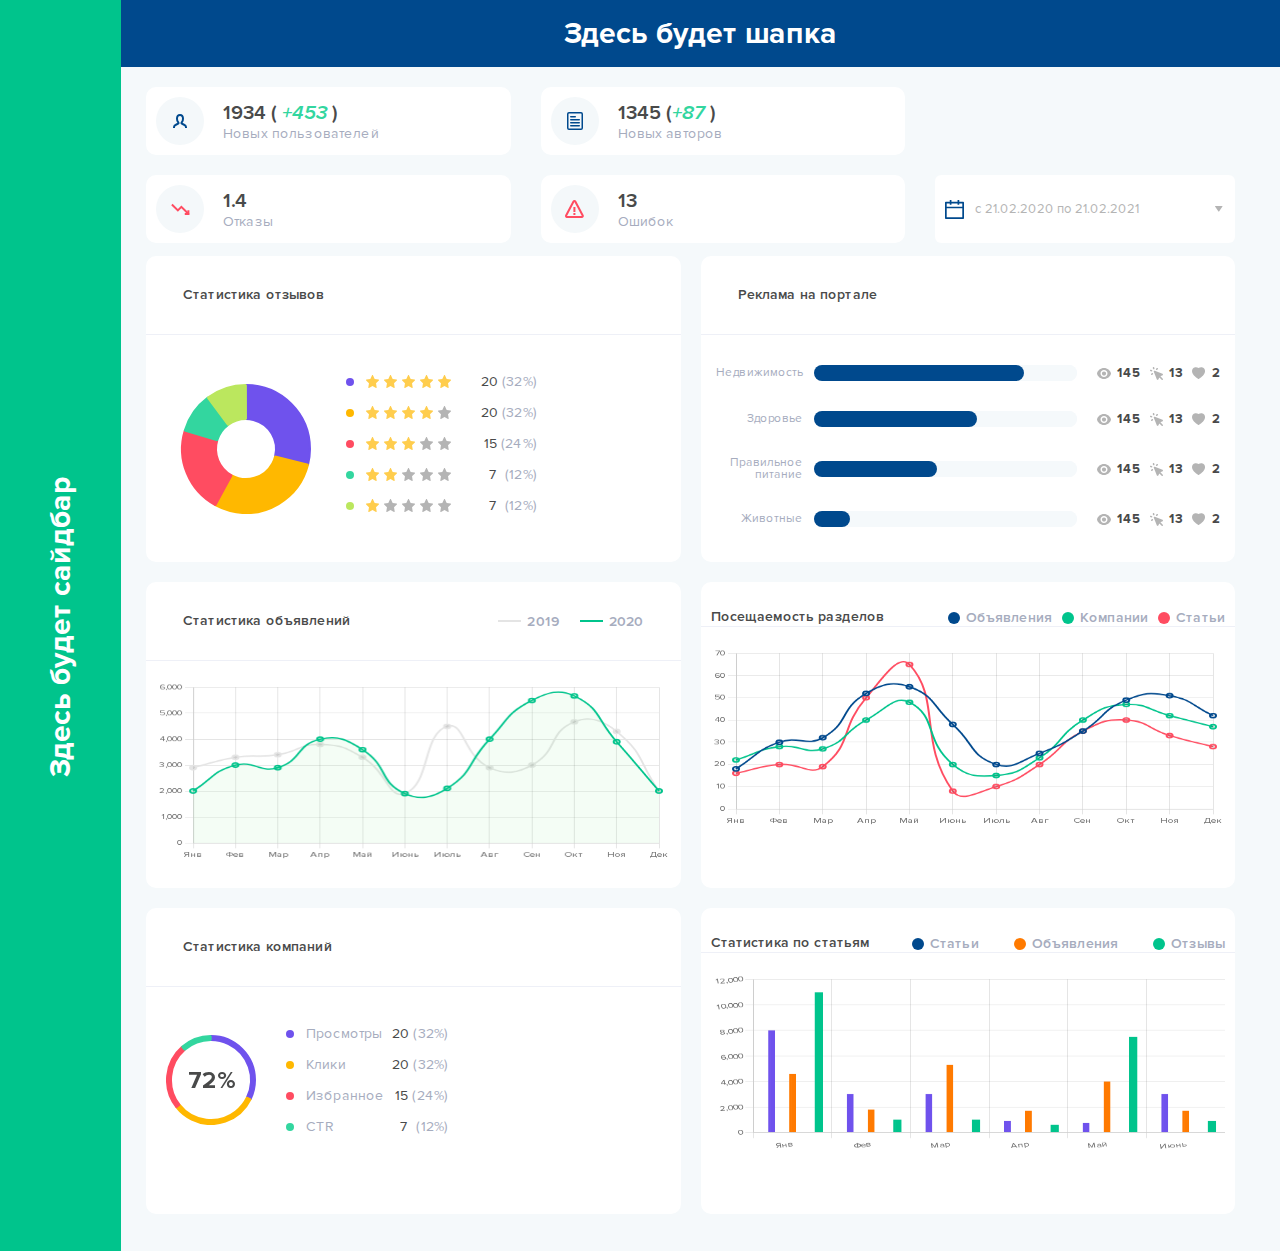
<file: index.html>
<!DOCTYPE html>
<html lang="en">

<head>
    <meta charset="UTF-8">
    <meta http-equiv="X-UA-Compatible" content="IE=edge">
    <meta name="viewport" content="width=device-width, initial-scale=1.0">
    <title>Home</title>
    <link rel="stylesheet" href="css/nice-select.css">
    <link rel="stylesheet" href="css/datepicker.css">
    <link rel="stylesheet" href="https://cdn.jsdelivr.net/npm/bootstrap@4.6.0/dist/css/bootstrap.min.css" integrity="sha384-B0vP5xmATw1+K9KRQjQERJvTumQW0nPEzvF6L/Z6nronJ3oUOFUFpCjEUQouq2+l" crossorigin="anonymous">
    <link rel="stylesheet" href="css/style.css">
    <link rel="stylesheet" href="css/jqplot.css">
</head>

<body>
    <div class="wrapper">
        <aside class='removed-sidebar'>
            <span>Здесь будет сайдбар</span>
        </aside>
        <main>
            <header class='removed-header'>Здесь будет шапка</header>
            <div class="home">
                <div class="home__top">
                    <div class="home__top-cards">
                        <div class="home__top-card">
                            <div class="home__top-card-icon">
                                <svg width="16" height="16" viewBox="0 0 16 16" fill="none" xmlns="http://www.w3.org/2000/svg">
                                    <path d="M2 14C2 11.75 5 11.75 6.5 10.25C7.25 9.5 5 9.5 5 5.75C5 3.25025 5.99975 2 8 2C10.0003 2 11 3.25025 11 5.75C11 9.5 8.75 9.5 9.5 10.25C11 11.75 14 11.75 14 14" stroke="#00498D" stroke-width="2" stroke-linecap="square"/>
                                </svg>
                            </div>
                            <div class="home__top-card-content">
                                <strong>1934 ( <i>+453</i> )</strong>
                                <span>Новых пользователей</span>
                            </div>
                        </div>
                        <div class="home__top-card">
                            <div class="home__top-card-icon">
                                <svg width="16" height="18" viewBox="0 0 16 18" fill="none" xmlns="http://www.w3.org/2000/svg">
                                    <rect x="0.75" y="0.75" width="14.5" height="16.5" rx="1.25" stroke="#00498D" stroke-width="1.5"/>
                                    <rect x="3" y="13" width="10" height="1.5" rx="0.75" fill="#00498D"/>
                                    <rect x="3" y="10" width="10" height="1.5" rx="0.75" fill="#00498D"/>
                                    <rect x="3" y="7" width="10" height="1.5" rx="0.75" fill="#00498D"/>
                                    <rect x="3" y="4" width="6" height="1.5" rx="0.75" fill="#00498D"/>
                                </svg>
                            </div>
                            <div class="home__top-card-content">
                                <strong>1345 (<i>+87</i> )</strong>
                                <span>Новых авторов</span>
                            </div>
                        </div>
                        <div class="home__top-card">
                            <div class="home__top-card-icon">
                                <svg width="21" height="21" viewBox="0 0 21 21" fill="none" xmlns="http://www.w3.org/2000/svg">
                                    <path d="M2.625 6.125L7.875 11.375L11.375 7.875L17.8544 14.3544" stroke="#FF4C61" stroke-width="2" stroke-linecap="square"/>
                                    <path d="M17.8555 14.3545L18.3761 14.8751" stroke="#FF4C61" stroke-width="2" stroke-linecap="round"/>
                                    <path d="M18.375 12.25V14.875H15.75" stroke="#FF4C61" stroke-width="2" stroke-linecap="square"/>
                                </svg>
                            </div>
                            <div class="home__top-card-content">
                                <strong>1.4 </strong>
                                <span>Отказы</span>
                            </div>
                        </div>
                        <div class="home__top-card">
                            <div class="home__top-card-icon">
                                <svg width="19" height="18" viewBox="0 0 19 18" fill="none" xmlns="http://www.w3.org/2000/svg">
                                    <path d="M8.40335 6.91455H10.4188V11.9532H8.40335V6.91455ZM8.40234 12.9609H10.4178V14.9763H8.40234V12.9609Z" fill="#FF4C61"/>
                                    <path d="M11.1946 1.0702C10.8439 0.410144 10.1607 0 9.41292 0C8.66519 0 7.98196 0.410144 7.63127 1.07121L0.236583 15.0413C0.0724929 15.3481 -0.00878956 15.6923 0.00075313 16.0401C0.0102958 16.3879 0.110334 16.7272 0.291 17.0245C0.469063 17.3232 0.721943 17.5702 1.02467 17.7413C1.3274 17.9124 1.66951 18.0015 2.01723 18H16.8086C17.5221 18 18.168 17.6352 18.5359 17.0245C18.7162 16.7271 18.8161 16.3878 18.8256 16.0401C18.8352 15.6924 18.7541 15.3482 18.5903 15.0413L11.1946 1.0702ZM2.01723 15.9845L9.41292 2.01444L16.8137 15.9845H2.01723Z" fill="#FF4C61"/>
                                </svg>
                            </div>
                            <div class="home__top-card-content">
                                <strong>13</strong>
                                <span>Ошибок</span>
                            </div>
                        </div>
                    </div>
                    <div class="datapicker">
                        <div class="datapicker__show">
                            <img src="img/calendar.svg" alt="">
                            <span>с 21.02.2020 </span>&#160;по&#160;
                            <span> 21.02.2021</span>
                        </div>
                        <div class="datapicker__hidden">
                            <div class="datapicker__hidden-nav">
                                <select class="select select-month">
                                    <option value="Январь">Январь</option>
                                    <option selected value="Февраль">Февраль</option>
                                    <option value="Март">Март</option>
                                    <option value="Апрель">Апрель</option>
                                    <option value="Май">Май</option>
                                    <option value="Июнь">Июнь</option>
                                    <option value="Июль">Июль</option>
                                    <option value="Август">Август</option>
                                    <option value="Сентябрь">Сентябрь</option>
                                    <option value="Октябрь">Октябрь</option>
                                    <option value="Ноябрь">Ноябрь</option>
                                    <option value="Декабрь">Декабрь</option>
                                </select>
                                <select class="select select-year">
                                    <option selected value="2020">2020</option>
                                    <option value="2021">2021</option>
                                    <option value="2022">2022</option>
                                    <option value="2023">2023</option>
                                    <option value="2024">2024</option>
                                    <option value="2025">2025</option>
                                    <option value="2026">2026</option>
                                    <option value="2027">2027</option>
                                    <option value="2028">2028</option>
                                    <option value="2029">2029</option>
                                    <option value="2030">2030</option>
                                    <option value="2031">2031</option>
                                    <option value="2032">2032</option>
                                </select>
                            </div>
                            <div class="datapicker__days-top">
                                <div>Пн</div>
                                <div>Вт</div>
                                <div>Ср</div>
                                <div>Чт</div>
                                <div>Пт</div>
                                <div>Сб</div>
                                <div>Вс</div>
                            </div>
                            <div class="datapicker__days">
                                <div class="datapicker__day datapicker__day--disabled">28</div>
                                <div class="datapicker__day datapicker__day--disabled">29</div>
                                <div class="datapicker__day datapicker__day--disabled">30</div>
                                <div class="datapicker__day datapicker__day--disabled">31</div>
                                <div class="datapicker__day">1</div>
                                <div class="datapicker__day">2</div>
                                <div class="datapicker__day datapicker__day--weekend">3</div>
                                <div class="datapicker__day">4</div>
                                <div class="datapicker__day">5</div>
                                <div class="datapicker__day">6</div>
                                <div class="datapicker__day">7</div>
                                <div class="datapicker__day">8</div>
                                <div class="datapicker__day">9</div>
                                <div class="datapicker__day datapicker__day--weekend">10</div>
                                <div class="datapicker__day">11</div>
                                <div class="datapicker__day">12</div>
                                <div class="datapicker__day">13</div>
                                <div class="datapicker__day">14</div>
                                <div class="datapicker__day">15</div>
                                <div class="datapicker__day">16</div>
                                <div class="datapicker__day datapicker__day--weekend">17</div>
                                <div class="datapicker__day">18</div>
                                <div class="datapicker__day">19</div>
                                <div class="datapicker__day">20</div>
                                <div class="datapicker__day datapicker__day--from">21</div>
                                <div class="datapicker__day">22</div>
                                <div class="datapicker__day datapicker__day--to">23</div>
                                <div class="datapicker__day datapicker__day--weekend">24</div>
                                <div class="datapicker__day">25</div>
                                <div class="datapicker__day">26</div>
                                <div class="datapicker__day">27</div>
                                <div class="datapicker__day">28</div>
                                <div class="datapicker__day">29</div>
                                <div class="datapicker__day">30</div>
                                <div class="datapicker__day datapicker__day--disabled datapicker__day--weekend">1</div>
                            </div>
                        </div>
                    </div>
                </div>
                <div class="home__content">
                    <div class="home__feedback">
                        <p class="home__feedback-title">Статистика отзывов</p>
                        <div class="statistic">
                            <div class="chart-block">
                                <canvas width="175" height="175" id="myChart6" style="display: block; box-sizing: border-box; height: 140px; width: 140px;"></canvas>
                            </div>
                            <div class="statistic__block">
                                <div class="statistic__item statistic__item--blue">
                                    <div>
                                        <i></i>
                                        <div class="rating">
                                            <svg class="rating__item" width="17" height="17" viewBox="0 0 17 17" fill="none" xmlns="http://www.w3.org/2000/svg">
                                                <path d="M16.4505 5.98618L11.3543 5.21059L9.07611 0.374144C9.01388 0.241725 8.91152 0.134529 8.78506 0.0693701C8.46793 -0.0945772 8.08254 0.0420455 7.92397 0.374144L5.64581 5.21059L0.549539 5.98618C0.409035 6.0072 0.280575 6.07656 0.182222 6.18166C0.0633192 6.30964 -0.00220171 6.48181 5.64944e-05 6.66035C0.0023147 6.83888 0.0721672 7.00918 0.194265 7.13381L3.88148 10.8983L3.01036 16.214C2.98993 16.3376 3.003 16.4648 3.04808 16.5811C3.09316 16.6973 3.16845 16.7981 3.26541 16.8718C3.36237 16.9456 3.47713 16.9894 3.59666 16.9983C3.7162 17.0072 3.83573 16.9809 3.9417 16.9223L8.50004 14.4127L13.0584 16.9223C13.1828 16.9917 13.3273 17.0148 13.4658 16.9896C13.8151 16.9265 14.0499 16.5797 13.9897 16.214L13.1186 10.8983L16.8058 7.13381C16.9062 7.03082 16.9724 6.8963 16.9925 6.74917C17.0467 6.38134 16.8018 6.04083 16.4505 5.98618Z" fill="#FFCD4D"></path>
                                            </svg>
                                            <svg class="rating__item" width="17" height="17" viewBox="0 0 17 17" fill="none" xmlns="http://www.w3.org/2000/svg">
                                                <path d="M16.4505 5.98618L11.3543 5.21059L9.07611 0.374144C9.01388 0.241725 8.91152 0.134529 8.78506 0.0693701C8.46793 -0.0945772 8.08254 0.0420455 7.92397 0.374144L5.64581 5.21059L0.549539 5.98618C0.409035 6.0072 0.280575 6.07656 0.182222 6.18166C0.0633192 6.30964 -0.00220171 6.48181 5.64944e-05 6.66035C0.0023147 6.83888 0.0721672 7.00918 0.194265 7.13381L3.88148 10.8983L3.01036 16.214C2.98993 16.3376 3.003 16.4648 3.04808 16.5811C3.09316 16.6973 3.16845 16.7981 3.26541 16.8718C3.36237 16.9456 3.47713 16.9894 3.59666 16.9983C3.7162 17.0072 3.83573 16.9809 3.9417 16.9223L8.50004 14.4127L13.0584 16.9223C13.1828 16.9917 13.3273 17.0148 13.4658 16.9896C13.8151 16.9265 14.0499 16.5797 13.9897 16.214L13.1186 10.8983L16.8058 7.13381C16.9062 7.03082 16.9724 6.8963 16.9925 6.74917C17.0467 6.38134 16.8018 6.04083 16.4505 5.98618Z" fill="#FFCD4D"></path>
                                            </svg>
                                            <svg class="rating__item" width="17" height="17" viewBox="0 0 17 17" fill="none" xmlns="http://www.w3.org/2000/svg">
                                                <path d="M16.4505 5.98618L11.3543 5.21059L9.07611 0.374144C9.01388 0.241725 8.91152 0.134529 8.78506 0.0693701C8.46793 -0.0945772 8.08254 0.0420455 7.92397 0.374144L5.64581 5.21059L0.549539 5.98618C0.409035 6.0072 0.280575 6.07656 0.182222 6.18166C0.0633192 6.30964 -0.00220171 6.48181 5.64944e-05 6.66035C0.0023147 6.83888 0.0721672 7.00918 0.194265 7.13381L3.88148 10.8983L3.01036 16.214C2.98993 16.3376 3.003 16.4648 3.04808 16.5811C3.09316 16.6973 3.16845 16.7981 3.26541 16.8718C3.36237 16.9456 3.47713 16.9894 3.59666 16.9983C3.7162 17.0072 3.83573 16.9809 3.9417 16.9223L8.50004 14.4127L13.0584 16.9223C13.1828 16.9917 13.3273 17.0148 13.4658 16.9896C13.8151 16.9265 14.0499 16.5797 13.9897 16.214L13.1186 10.8983L16.8058 7.13381C16.9062 7.03082 16.9724 6.8963 16.9925 6.74917C17.0467 6.38134 16.8018 6.04083 16.4505 5.98618Z" fill="#FFCD4D"></path>
                                            </svg>
                                            <svg class="rating__item" width="17" height="17" viewBox="0 0 17 17" fill="none" xmlns="http://www.w3.org/2000/svg">
                                                <path d="M16.4505 5.98618L11.3543 5.21059L9.07611 0.374144C9.01388 0.241725 8.91152 0.134529 8.78506 0.0693701C8.46793 -0.0945772 8.08254 0.0420455 7.92397 0.374144L5.64581 5.21059L0.549539 5.98618C0.409035 6.0072 0.280575 6.07656 0.182222 6.18166C0.0633192 6.30964 -0.00220171 6.48181 5.64944e-05 6.66035C0.0023147 6.83888 0.0721672 7.00918 0.194265 7.13381L3.88148 10.8983L3.01036 16.214C2.98993 16.3376 3.003 16.4648 3.04808 16.5811C3.09316 16.6973 3.16845 16.7981 3.26541 16.8718C3.36237 16.9456 3.47713 16.9894 3.59666 16.9983C3.7162 17.0072 3.83573 16.9809 3.9417 16.9223L8.50004 14.4127L13.0584 16.9223C13.1828 16.9917 13.3273 17.0148 13.4658 16.9896C13.8151 16.9265 14.0499 16.5797 13.9897 16.214L13.1186 10.8983L16.8058 7.13381C16.9062 7.03082 16.9724 6.8963 16.9925 6.74917C17.0467 6.38134 16.8018 6.04083 16.4505 5.98618Z" fill="#FFCD4D"></path>
                                            </svg>
                                            <svg width="17" height="17" viewBox="0 0 17 17" fill="none" xmlns="http://www.w3.org/2000/svg">
                                                <path d="M16.4505 5.98618L11.3543 5.21059L9.07611 0.374144C9.01388 0.241725 8.91152 0.134529 8.78506 0.0693701C8.46793 -0.0945772 8.08254 0.0420455 7.92397 0.374144L5.64581 5.21059L0.549539 5.98618C0.409035 6.0072 0.280575 6.07656 0.182222 6.18166C0.0633192 6.30964 -0.00220171 6.48181 5.64944e-05 6.66035C0.0023147 6.83888 0.0721672 7.00918 0.194265 7.13381L3.88148 10.8983L3.01036 16.214C2.98993 16.3376 3.003 16.4648 3.04808 16.5811C3.09316 16.6973 3.16845 16.7981 3.26541 16.8718C3.36237 16.9456 3.47713 16.9894 3.59666 16.9983C3.7162 17.0072 3.83573 16.9809 3.9417 16.9223L8.50004 14.4127L13.0584 16.9223C13.1828 16.9917 13.3273 17.0148 13.4658 16.9896C13.8151 16.9265 14.0499 16.5797 13.9897 16.214L13.1186 10.8983L16.8058 7.13381C16.9062 7.03082 16.9724 6.8963 16.9925 6.74917C17.0467 6.38134 16.8018 6.04083 16.4505 5.98618Z" fill="#FFCD4D"></path>
                                            </svg>
                                        </div>
                                    </div>
                                    <div>
                                        <strong>20</strong>
                                        <span>&nbsp;(32%)</span>
                                    </div>
                                </div>
                                <div class="statistic__item statistic__item--orange">
                                    <div>
                                        <i></i>
                                        <div class="rating">
                                            <svg class="rating__item" width="17" height="17" viewBox="0 0 17 17" fill="none" xmlns="http://www.w3.org/2000/svg">
                                                <path d="M16.4505 5.98618L11.3543 5.21059L9.07611 0.374144C9.01388 0.241725 8.91152 0.134529 8.78506 0.0693701C8.46793 -0.0945772 8.08254 0.0420455 7.92397 0.374144L5.64581 5.21059L0.549539 5.98618C0.409035 6.0072 0.280575 6.07656 0.182222 6.18166C0.0633192 6.30964 -0.00220171 6.48181 5.64944e-05 6.66035C0.0023147 6.83888 0.0721672 7.00918 0.194265 7.13381L3.88148 10.8983L3.01036 16.214C2.98993 16.3376 3.003 16.4648 3.04808 16.5811C3.09316 16.6973 3.16845 16.7981 3.26541 16.8718C3.36237 16.9456 3.47713 16.9894 3.59666 16.9983C3.7162 17.0072 3.83573 16.9809 3.9417 16.9223L8.50004 14.4127L13.0584 16.9223C13.1828 16.9917 13.3273 17.0148 13.4658 16.9896C13.8151 16.9265 14.0499 16.5797 13.9897 16.214L13.1186 10.8983L16.8058 7.13381C16.9062 7.03082 16.9724 6.8963 16.9925 6.74917C17.0467 6.38134 16.8018 6.04083 16.4505 5.98618Z" fill="#FFCD4D"></path>
                                            </svg>
                                            <svg class="rating__item" width="17" height="17" viewBox="0 0 17 17" fill="none" xmlns="http://www.w3.org/2000/svg">
                                                <path d="M16.4505 5.98618L11.3543 5.21059L9.07611 0.374144C9.01388 0.241725 8.91152 0.134529 8.78506 0.0693701C8.46793 -0.0945772 8.08254 0.0420455 7.92397 0.374144L5.64581 5.21059L0.549539 5.98618C0.409035 6.0072 0.280575 6.07656 0.182222 6.18166C0.0633192 6.30964 -0.00220171 6.48181 5.64944e-05 6.66035C0.0023147 6.83888 0.0721672 7.00918 0.194265 7.13381L3.88148 10.8983L3.01036 16.214C2.98993 16.3376 3.003 16.4648 3.04808 16.5811C3.09316 16.6973 3.16845 16.7981 3.26541 16.8718C3.36237 16.9456 3.47713 16.9894 3.59666 16.9983C3.7162 17.0072 3.83573 16.9809 3.9417 16.9223L8.50004 14.4127L13.0584 16.9223C13.1828 16.9917 13.3273 17.0148 13.4658 16.9896C13.8151 16.9265 14.0499 16.5797 13.9897 16.214L13.1186 10.8983L16.8058 7.13381C16.9062 7.03082 16.9724 6.8963 16.9925 6.74917C17.0467 6.38134 16.8018 6.04083 16.4505 5.98618Z" fill="#FFCD4D"></path>
                                            </svg>
                                            <svg class="rating__item" width="17" height="17" viewBox="0 0 17 17" fill="none" xmlns="http://www.w3.org/2000/svg">
                                                <path d="M16.4505 5.98618L11.3543 5.21059L9.07611 0.374144C9.01388 0.241725 8.91152 0.134529 8.78506 0.0693701C8.46793 -0.0945772 8.08254 0.0420455 7.92397 0.374144L5.64581 5.21059L0.549539 5.98618C0.409035 6.0072 0.280575 6.07656 0.182222 6.18166C0.0633192 6.30964 -0.00220171 6.48181 5.64944e-05 6.66035C0.0023147 6.83888 0.0721672 7.00918 0.194265 7.13381L3.88148 10.8983L3.01036 16.214C2.98993 16.3376 3.003 16.4648 3.04808 16.5811C3.09316 16.6973 3.16845 16.7981 3.26541 16.8718C3.36237 16.9456 3.47713 16.9894 3.59666 16.9983C3.7162 17.0072 3.83573 16.9809 3.9417 16.9223L8.50004 14.4127L13.0584 16.9223C13.1828 16.9917 13.3273 17.0148 13.4658 16.9896C13.8151 16.9265 14.0499 16.5797 13.9897 16.214L13.1186 10.8983L16.8058 7.13381C16.9062 7.03082 16.9724 6.8963 16.9925 6.74917C17.0467 6.38134 16.8018 6.04083 16.4505 5.98618Z" fill="#FFCD4D"></path>
                                            </svg>
                                            <svg class="rating__item" width="17" height="17" viewBox="0 0 17 17" fill="none" xmlns="http://www.w3.org/2000/svg">
                                                <path d="M16.4505 5.98618L11.3543 5.21059L9.07611 0.374144C9.01388 0.241725 8.91152 0.134529 8.78506 0.0693701C8.46793 -0.0945772 8.08254 0.0420455 7.92397 0.374144L5.64581 5.21059L0.549539 5.98618C0.409035 6.0072 0.280575 6.07656 0.182222 6.18166C0.0633192 6.30964 -0.00220171 6.48181 5.64944e-05 6.66035C0.0023147 6.83888 0.0721672 7.00918 0.194265 7.13381L3.88148 10.8983L3.01036 16.214C2.98993 16.3376 3.003 16.4648 3.04808 16.5811C3.09316 16.6973 3.16845 16.7981 3.26541 16.8718C3.36237 16.9456 3.47713 16.9894 3.59666 16.9983C3.7162 17.0072 3.83573 16.9809 3.9417 16.9223L8.50004 14.4127L13.0584 16.9223C13.1828 16.9917 13.3273 17.0148 13.4658 16.9896C13.8151 16.9265 14.0499 16.5797 13.9897 16.214L13.1186 10.8983L16.8058 7.13381C16.9062 7.03082 16.9724 6.8963 16.9925 6.74917C17.0467 6.38134 16.8018 6.04083 16.4505 5.98618Z" fill="#FFCD4D"></path>
                                            </svg>
                                            <svg width="17" height="17" viewBox="0 0 17 17" fill="none" xmlns="http://www.w3.org/2000/svg">
                                                <path d="M16.4505 5.98618L11.3543 5.21059L9.07611 0.374144C9.01388 0.241725 8.91152 0.134529 8.78506 0.0693701C8.46793 -0.0945772 8.08254 0.0420455 7.92397 0.374144L5.64581 5.21059L0.549539 5.98618C0.409035 6.0072 0.280575 6.07656 0.182222 6.18166C0.0633192 6.30964 -0.00220171 6.48181 5.64944e-05 6.66035C0.0023147 6.83888 0.0721672 7.00918 0.194265 7.13381L3.88148 10.8983L3.01036 16.214C2.98993 16.3376 3.003 16.4648 3.04808 16.5811C3.09316 16.6973 3.16845 16.7981 3.26541 16.8718C3.36237 16.9456 3.47713 16.9894 3.59666 16.9983C3.7162 17.0072 3.83573 16.9809 3.9417 16.9223L8.50004 14.4127L13.0584 16.9223C13.1828 16.9917 13.3273 17.0148 13.4658 16.9896C13.8151 16.9265 14.0499 16.5797 13.9897 16.214L13.1186 10.8983L16.8058 7.13381C16.9062 7.03082 16.9724 6.8963 16.9925 6.74917C17.0467 6.38134 16.8018 6.04083 16.4505 5.98618Z" fill="#B4B4B4"></path>
                                            </svg>
                                        </div>
                                    </div>
                                    <div>
                                        <strong>20</strong>
                                        <span> &nbsp;(32%)</span>
                                    </div>
                                </div>
                                <div class="statistic__item statistic__item--red">
                                    <div>
                                        <i></i>
                                        <div class="rating">
                                            <svg class="rating__item" width="17" height="17" viewBox="0 0 17 17" fill="none" xmlns="http://www.w3.org/2000/svg">
                                                <path d="M16.4505 5.98618L11.3543 5.21059L9.07611 0.374144C9.01388 0.241725 8.91152 0.134529 8.78506 0.0693701C8.46793 -0.0945772 8.08254 0.0420455 7.92397 0.374144L5.64581 5.21059L0.549539 5.98618C0.409035 6.0072 0.280575 6.07656 0.182222 6.18166C0.0633192 6.30964 -0.00220171 6.48181 5.64944e-05 6.66035C0.0023147 6.83888 0.0721672 7.00918 0.194265 7.13381L3.88148 10.8983L3.01036 16.214C2.98993 16.3376 3.003 16.4648 3.04808 16.5811C3.09316 16.6973 3.16845 16.7981 3.26541 16.8718C3.36237 16.9456 3.47713 16.9894 3.59666 16.9983C3.7162 17.0072 3.83573 16.9809 3.9417 16.9223L8.50004 14.4127L13.0584 16.9223C13.1828 16.9917 13.3273 17.0148 13.4658 16.9896C13.8151 16.9265 14.0499 16.5797 13.9897 16.214L13.1186 10.8983L16.8058 7.13381C16.9062 7.03082 16.9724 6.8963 16.9925 6.74917C17.0467 6.38134 16.8018 6.04083 16.4505 5.98618Z" fill="#FFCD4D"></path>
                                            </svg>
                                            <svg class="rating__item" width="17" height="17" viewBox="0 0 17 17" fill="none" xmlns="http://www.w3.org/2000/svg">
                                                <path d="M16.4505 5.98618L11.3543 5.21059L9.07611 0.374144C9.01388 0.241725 8.91152 0.134529 8.78506 0.0693701C8.46793 -0.0945772 8.08254 0.0420455 7.92397 0.374144L5.64581 5.21059L0.549539 5.98618C0.409035 6.0072 0.280575 6.07656 0.182222 6.18166C0.0633192 6.30964 -0.00220171 6.48181 5.64944e-05 6.66035C0.0023147 6.83888 0.0721672 7.00918 0.194265 7.13381L3.88148 10.8983L3.01036 16.214C2.98993 16.3376 3.003 16.4648 3.04808 16.5811C3.09316 16.6973 3.16845 16.7981 3.26541 16.8718C3.36237 16.9456 3.47713 16.9894 3.59666 16.9983C3.7162 17.0072 3.83573 16.9809 3.9417 16.9223L8.50004 14.4127L13.0584 16.9223C13.1828 16.9917 13.3273 17.0148 13.4658 16.9896C13.8151 16.9265 14.0499 16.5797 13.9897 16.214L13.1186 10.8983L16.8058 7.13381C16.9062 7.03082 16.9724 6.8963 16.9925 6.74917C17.0467 6.38134 16.8018 6.04083 16.4505 5.98618Z" fill="#FFCD4D"></path>
                                            </svg>
                                            <svg class="rating__item" width="17" height="17" viewBox="0 0 17 17" fill="none" xmlns="http://www.w3.org/2000/svg">
                                                <path d="M16.4505 5.98618L11.3543 5.21059L9.07611 0.374144C9.01388 0.241725 8.91152 0.134529 8.78506 0.0693701C8.46793 -0.0945772 8.08254 0.0420455 7.92397 0.374144L5.64581 5.21059L0.549539 5.98618C0.409035 6.0072 0.280575 6.07656 0.182222 6.18166C0.0633192 6.30964 -0.00220171 6.48181 5.64944e-05 6.66035C0.0023147 6.83888 0.0721672 7.00918 0.194265 7.13381L3.88148 10.8983L3.01036 16.214C2.98993 16.3376 3.003 16.4648 3.04808 16.5811C3.09316 16.6973 3.16845 16.7981 3.26541 16.8718C3.36237 16.9456 3.47713 16.9894 3.59666 16.9983C3.7162 17.0072 3.83573 16.9809 3.9417 16.9223L8.50004 14.4127L13.0584 16.9223C13.1828 16.9917 13.3273 17.0148 13.4658 16.9896C13.8151 16.9265 14.0499 16.5797 13.9897 16.214L13.1186 10.8983L16.8058 7.13381C16.9062 7.03082 16.9724 6.8963 16.9925 6.74917C17.0467 6.38134 16.8018 6.04083 16.4505 5.98618Z" fill="#FFCD4D"></path>
                                            </svg>
                                            <svg class="rating__item" width="17" height="17" viewBox="0 0 17 17" fill="none" xmlns="http://www.w3.org/2000/svg">
                                                <path d="M16.4505 5.98618L11.3543 5.21059L9.07611 0.374144C9.01388 0.241725 8.91152 0.134529 8.78506 0.0693701C8.46793 -0.0945772 8.08254 0.0420455 7.92397 0.374144L5.64581 5.21059L0.549539 5.98618C0.409035 6.0072 0.280575 6.07656 0.182222 6.18166C0.0633192 6.30964 -0.00220171 6.48181 5.64944e-05 6.66035C0.0023147 6.83888 0.0721672 7.00918 0.194265 7.13381L3.88148 10.8983L3.01036 16.214C2.98993 16.3376 3.003 16.4648 3.04808 16.5811C3.09316 16.6973 3.16845 16.7981 3.26541 16.8718C3.36237 16.9456 3.47713 16.9894 3.59666 16.9983C3.7162 17.0072 3.83573 16.9809 3.9417 16.9223L8.50004 14.4127L13.0584 16.9223C13.1828 16.9917 13.3273 17.0148 13.4658 16.9896C13.8151 16.9265 14.0499 16.5797 13.9897 16.214L13.1186 10.8983L16.8058 7.13381C16.9062 7.03082 16.9724 6.8963 16.9925 6.74917C17.0467 6.38134 16.8018 6.04083 16.4505 5.98618Z" fill="#B4B4B4"></path>
                                            </svg>
                                            <svg width="17" height="17" viewBox="0 0 17 17" fill="none" xmlns="http://www.w3.org/2000/svg">
                                                <path d="M16.4505 5.98618L11.3543 5.21059L9.07611 0.374144C9.01388 0.241725 8.91152 0.134529 8.78506 0.0693701C8.46793 -0.0945772 8.08254 0.0420455 7.92397 0.374144L5.64581 5.21059L0.549539 5.98618C0.409035 6.0072 0.280575 6.07656 0.182222 6.18166C0.0633192 6.30964 -0.00220171 6.48181 5.64944e-05 6.66035C0.0023147 6.83888 0.0721672 7.00918 0.194265 7.13381L3.88148 10.8983L3.01036 16.214C2.98993 16.3376 3.003 16.4648 3.04808 16.5811C3.09316 16.6973 3.16845 16.7981 3.26541 16.8718C3.36237 16.9456 3.47713 16.9894 3.59666 16.9983C3.7162 17.0072 3.83573 16.9809 3.9417 16.9223L8.50004 14.4127L13.0584 16.9223C13.1828 16.9917 13.3273 17.0148 13.4658 16.9896C13.8151 16.9265 14.0499 16.5797 13.9897 16.214L13.1186 10.8983L16.8058 7.13381C16.9062 7.03082 16.9724 6.8963 16.9925 6.74917C17.0467 6.38134 16.8018 6.04083 16.4505 5.98618Z" fill="#B4B4B4"></path>
                                            </svg>
                                        </div>
                                    </div>
                                    <div>
                                        <strong>15</strong>
                                        <span> &nbsp;(24%)</span>
                                    </div>
                                </div>
                                <div class="statistic__item statistic__item--green">
                                    <div>
                                        <i></i>
                                        <div class="rating">
                                            <svg class="rating__item" width="17" height="17" viewBox="0 0 17 17" fill="none" xmlns="http://www.w3.org/2000/svg">
                                                <path d="M16.4505 5.98618L11.3543 5.21059L9.07611 0.374144C9.01388 0.241725 8.91152 0.134529 8.78506 0.0693701C8.46793 -0.0945772 8.08254 0.0420455 7.92397 0.374144L5.64581 5.21059L0.549539 5.98618C0.409035 6.0072 0.280575 6.07656 0.182222 6.18166C0.0633192 6.30964 -0.00220171 6.48181 5.64944e-05 6.66035C0.0023147 6.83888 0.0721672 7.00918 0.194265 7.13381L3.88148 10.8983L3.01036 16.214C2.98993 16.3376 3.003 16.4648 3.04808 16.5811C3.09316 16.6973 3.16845 16.7981 3.26541 16.8718C3.36237 16.9456 3.47713 16.9894 3.59666 16.9983C3.7162 17.0072 3.83573 16.9809 3.9417 16.9223L8.50004 14.4127L13.0584 16.9223C13.1828 16.9917 13.3273 17.0148 13.4658 16.9896C13.8151 16.9265 14.0499 16.5797 13.9897 16.214L13.1186 10.8983L16.8058 7.13381C16.9062 7.03082 16.9724 6.8963 16.9925 6.74917C17.0467 6.38134 16.8018 6.04083 16.4505 5.98618Z" fill="#FFCD4D"></path>
                                            </svg>
                                            <svg class="rating__item" width="17" height="17" viewBox="0 0 17 17" fill="none" xmlns="http://www.w3.org/2000/svg">
                                                <path d="M16.4505 5.98618L11.3543 5.21059L9.07611 0.374144C9.01388 0.241725 8.91152 0.134529 8.78506 0.0693701C8.46793 -0.0945772 8.08254 0.0420455 7.92397 0.374144L5.64581 5.21059L0.549539 5.98618C0.409035 6.0072 0.280575 6.07656 0.182222 6.18166C0.0633192 6.30964 -0.00220171 6.48181 5.64944e-05 6.66035C0.0023147 6.83888 0.0721672 7.00918 0.194265 7.13381L3.88148 10.8983L3.01036 16.214C2.98993 16.3376 3.003 16.4648 3.04808 16.5811C3.09316 16.6973 3.16845 16.7981 3.26541 16.8718C3.36237 16.9456 3.47713 16.9894 3.59666 16.9983C3.7162 17.0072 3.83573 16.9809 3.9417 16.9223L8.50004 14.4127L13.0584 16.9223C13.1828 16.9917 13.3273 17.0148 13.4658 16.9896C13.8151 16.9265 14.0499 16.5797 13.9897 16.214L13.1186 10.8983L16.8058 7.13381C16.9062 7.03082 16.9724 6.8963 16.9925 6.74917C17.0467 6.38134 16.8018 6.04083 16.4505 5.98618Z" fill="#FFCD4D"></path>
                                            </svg>
                                            <svg class="rating__item" width="17" height="17" viewBox="0 0 17 17" fill="none" xmlns="http://www.w3.org/2000/svg">
                                                <path d="M16.4505 5.98618L11.3543 5.21059L9.07611 0.374144C9.01388 0.241725 8.91152 0.134529 8.78506 0.0693701C8.46793 -0.0945772 8.08254 0.0420455 7.92397 0.374144L5.64581 5.21059L0.549539 5.98618C0.409035 6.0072 0.280575 6.07656 0.182222 6.18166C0.0633192 6.30964 -0.00220171 6.48181 5.64944e-05 6.66035C0.0023147 6.83888 0.0721672 7.00918 0.194265 7.13381L3.88148 10.8983L3.01036 16.214C2.98993 16.3376 3.003 16.4648 3.04808 16.5811C3.09316 16.6973 3.16845 16.7981 3.26541 16.8718C3.36237 16.9456 3.47713 16.9894 3.59666 16.9983C3.7162 17.0072 3.83573 16.9809 3.9417 16.9223L8.50004 14.4127L13.0584 16.9223C13.1828 16.9917 13.3273 17.0148 13.4658 16.9896C13.8151 16.9265 14.0499 16.5797 13.9897 16.214L13.1186 10.8983L16.8058 7.13381C16.9062 7.03082 16.9724 6.8963 16.9925 6.74917C17.0467 6.38134 16.8018 6.04083 16.4505 5.98618Z" fill="#B4B4B4"></path>
                                            </svg>
                                            <svg class="rating__item" width="17" height="17" viewBox="0 0 17 17" fill="none" xmlns="http://www.w3.org/2000/svg">
                                                <path d="M16.4505 5.98618L11.3543 5.21059L9.07611 0.374144C9.01388 0.241725 8.91152 0.134529 8.78506 0.0693701C8.46793 -0.0945772 8.08254 0.0420455 7.92397 0.374144L5.64581 5.21059L0.549539 5.98618C0.409035 6.0072 0.280575 6.07656 0.182222 6.18166C0.0633192 6.30964 -0.00220171 6.48181 5.64944e-05 6.66035C0.0023147 6.83888 0.0721672 7.00918 0.194265 7.13381L3.88148 10.8983L3.01036 16.214C2.98993 16.3376 3.003 16.4648 3.04808 16.5811C3.09316 16.6973 3.16845 16.7981 3.26541 16.8718C3.36237 16.9456 3.47713 16.9894 3.59666 16.9983C3.7162 17.0072 3.83573 16.9809 3.9417 16.9223L8.50004 14.4127L13.0584 16.9223C13.1828 16.9917 13.3273 17.0148 13.4658 16.9896C13.8151 16.9265 14.0499 16.5797 13.9897 16.214L13.1186 10.8983L16.8058 7.13381C16.9062 7.03082 16.9724 6.8963 16.9925 6.74917C17.0467 6.38134 16.8018 6.04083 16.4505 5.98618Z" fill="#B4B4B4"></path>
                                            </svg>
                                            <svg width="17" height="17" viewBox="0 0 17 17" fill="none" xmlns="http://www.w3.org/2000/svg">
                                                <path d="M16.4505 5.98618L11.3543 5.21059L9.07611 0.374144C9.01388 0.241725 8.91152 0.134529 8.78506 0.0693701C8.46793 -0.0945772 8.08254 0.0420455 7.92397 0.374144L5.64581 5.21059L0.549539 5.98618C0.409035 6.0072 0.280575 6.07656 0.182222 6.18166C0.0633192 6.30964 -0.00220171 6.48181 5.64944e-05 6.66035C0.0023147 6.83888 0.0721672 7.00918 0.194265 7.13381L3.88148 10.8983L3.01036 16.214C2.98993 16.3376 3.003 16.4648 3.04808 16.5811C3.09316 16.6973 3.16845 16.7981 3.26541 16.8718C3.36237 16.9456 3.47713 16.9894 3.59666 16.9983C3.7162 17.0072 3.83573 16.9809 3.9417 16.9223L8.50004 14.4127L13.0584 16.9223C13.1828 16.9917 13.3273 17.0148 13.4658 16.9896C13.8151 16.9265 14.0499 16.5797 13.9897 16.214L13.1186 10.8983L16.8058 7.13381C16.9062 7.03082 16.9724 6.8963 16.9925 6.74917C17.0467 6.38134 16.8018 6.04083 16.4505 5.98618Z" fill="#B4B4B4"></path>
                                            </svg>
                                        </div>
                                    </div>
                                    <div>
                                        <strong>7</strong>
                                        <span>&nbsp; (12%)</span>
                                    </div>
                                </div>
                                <div class="statistic__item statistic__item--green2">
                                    <div>
                                        <i></i>
                                        <div class="rating">
                                            <svg class="rating__item" width="17" height="17" viewBox="0 0 17 17" fill="none" xmlns="http://www.w3.org/2000/svg">
                                                <path d="M16.4505 5.98618L11.3543 5.21059L9.07611 0.374144C9.01388 0.241725 8.91152 0.134529 8.78506 0.0693701C8.46793 -0.0945772 8.08254 0.0420455 7.92397 0.374144L5.64581 5.21059L0.549539 5.98618C0.409035 6.0072 0.280575 6.07656 0.182222 6.18166C0.0633192 6.30964 -0.00220171 6.48181 5.64944e-05 6.66035C0.0023147 6.83888 0.0721672 7.00918 0.194265 7.13381L3.88148 10.8983L3.01036 16.214C2.98993 16.3376 3.003 16.4648 3.04808 16.5811C3.09316 16.6973 3.16845 16.7981 3.26541 16.8718C3.36237 16.9456 3.47713 16.9894 3.59666 16.9983C3.7162 17.0072 3.83573 16.9809 3.9417 16.9223L8.50004 14.4127L13.0584 16.9223C13.1828 16.9917 13.3273 17.0148 13.4658 16.9896C13.8151 16.9265 14.0499 16.5797 13.9897 16.214L13.1186 10.8983L16.8058 7.13381C16.9062 7.03082 16.9724 6.8963 16.9925 6.74917C17.0467 6.38134 16.8018 6.04083 16.4505 5.98618Z" fill="#FFCD4D"></path>
                                            </svg>
                                            <svg class="rating__item" width="17" height="17" viewBox="0 0 17 17" fill="none" xmlns="http://www.w3.org/2000/svg">
                                                <path d="M16.4505 5.98618L11.3543 5.21059L9.07611 0.374144C9.01388 0.241725 8.91152 0.134529 8.78506 0.0693701C8.46793 -0.0945772 8.08254 0.0420455 7.92397 0.374144L5.64581 5.21059L0.549539 5.98618C0.409035 6.0072 0.280575 6.07656 0.182222 6.18166C0.0633192 6.30964 -0.00220171 6.48181 5.64944e-05 6.66035C0.0023147 6.83888 0.0721672 7.00918 0.194265 7.13381L3.88148 10.8983L3.01036 16.214C2.98993 16.3376 3.003 16.4648 3.04808 16.5811C3.09316 16.6973 3.16845 16.7981 3.26541 16.8718C3.36237 16.9456 3.47713 16.9894 3.59666 16.9983C3.7162 17.0072 3.83573 16.9809 3.9417 16.9223L8.50004 14.4127L13.0584 16.9223C13.1828 16.9917 13.3273 17.0148 13.4658 16.9896C13.8151 16.9265 14.0499 16.5797 13.9897 16.214L13.1186 10.8983L16.8058 7.13381C16.9062 7.03082 16.9724 6.8963 16.9925 6.74917C17.0467 6.38134 16.8018 6.04083 16.4505 5.98618Z" fill="#B4B4B4"></path>
                                            </svg>
                                            <svg class="rating__item" width="17" height="17" viewBox="0 0 17 17" fill="none" xmlns="http://www.w3.org/2000/svg">
                                                <path d="M16.4505 5.98618L11.3543 5.21059L9.07611 0.374144C9.01388 0.241725 8.91152 0.134529 8.78506 0.0693701C8.46793 -0.0945772 8.08254 0.0420455 7.92397 0.374144L5.64581 5.21059L0.549539 5.98618C0.409035 6.0072 0.280575 6.07656 0.182222 6.18166C0.0633192 6.30964 -0.00220171 6.48181 5.64944e-05 6.66035C0.0023147 6.83888 0.0721672 7.00918 0.194265 7.13381L3.88148 10.8983L3.01036 16.214C2.98993 16.3376 3.003 16.4648 3.04808 16.5811C3.09316 16.6973 3.16845 16.7981 3.26541 16.8718C3.36237 16.9456 3.47713 16.9894 3.59666 16.9983C3.7162 17.0072 3.83573 16.9809 3.9417 16.9223L8.50004 14.4127L13.0584 16.9223C13.1828 16.9917 13.3273 17.0148 13.4658 16.9896C13.8151 16.9265 14.0499 16.5797 13.9897 16.214L13.1186 10.8983L16.8058 7.13381C16.9062 7.03082 16.9724 6.8963 16.9925 6.74917C17.0467 6.38134 16.8018 6.04083 16.4505 5.98618Z" fill="#B4B4B4"></path>
                                            </svg>
                                            <svg class="rating__item" width="17" height="17" viewBox="0 0 17 17" fill="none" xmlns="http://www.w3.org/2000/svg">
                                                <path d="M16.4505 5.98618L11.3543 5.21059L9.07611 0.374144C9.01388 0.241725 8.91152 0.134529 8.78506 0.0693701C8.46793 -0.0945772 8.08254 0.0420455 7.92397 0.374144L5.64581 5.21059L0.549539 5.98618C0.409035 6.0072 0.280575 6.07656 0.182222 6.18166C0.0633192 6.30964 -0.00220171 6.48181 5.64944e-05 6.66035C0.0023147 6.83888 0.0721672 7.00918 0.194265 7.13381L3.88148 10.8983L3.01036 16.214C2.98993 16.3376 3.003 16.4648 3.04808 16.5811C3.09316 16.6973 3.16845 16.7981 3.26541 16.8718C3.36237 16.9456 3.47713 16.9894 3.59666 16.9983C3.7162 17.0072 3.83573 16.9809 3.9417 16.9223L8.50004 14.4127L13.0584 16.9223C13.1828 16.9917 13.3273 17.0148 13.4658 16.9896C13.8151 16.9265 14.0499 16.5797 13.9897 16.214L13.1186 10.8983L16.8058 7.13381C16.9062 7.03082 16.9724 6.8963 16.9925 6.74917C17.0467 6.38134 16.8018 6.04083 16.4505 5.98618Z" fill="#B4B4B4"></path>
                                            </svg>
                                            <svg width="17" height="17" viewBox="0 0 17 17" fill="none" xmlns="http://www.w3.org/2000/svg">
                                                <path d="M16.4505 5.98618L11.3543 5.21059L9.07611 0.374144C9.01388 0.241725 8.91152 0.134529 8.78506 0.0693701C8.46793 -0.0945772 8.08254 0.0420455 7.92397 0.374144L5.64581 5.21059L0.549539 5.98618C0.409035 6.0072 0.280575 6.07656 0.182222 6.18166C0.0633192 6.30964 -0.00220171 6.48181 5.64944e-05 6.66035C0.0023147 6.83888 0.0721672 7.00918 0.194265 7.13381L3.88148 10.8983L3.01036 16.214C2.98993 16.3376 3.003 16.4648 3.04808 16.5811C3.09316 16.6973 3.16845 16.7981 3.26541 16.8718C3.36237 16.9456 3.47713 16.9894 3.59666 16.9983C3.7162 17.0072 3.83573 16.9809 3.9417 16.9223L8.50004 14.4127L13.0584 16.9223C13.1828 16.9917 13.3273 17.0148 13.4658 16.9896C13.8151 16.9265 14.0499 16.5797 13.9897 16.214L13.1186 10.8983L16.8058 7.13381C16.9062 7.03082 16.9724 6.8963 16.9925 6.74917C17.0467 6.38134 16.8018 6.04083 16.4505 5.98618Z" fill="#B4B4B4"></path>
                                            </svg>
                                        </div>
                                    </div>
                                    <div>
                                        <strong>7</strong>
                                        <span>&nbsp; (12%)</span>
                                    </div>
                                </div>
                            </div>
                        </div>
                    </div>
                    <div class="home__adv">
                        <p class="home__adv-title">Реклама на портале</p>
                        <div class="categories">
                            <div class="categories__item">
                                <span>Недвижимость</span>
                                <progress value="80" max="100"></progress>
                                <div class="categories__item-view">
                                    <img src="img/views.svg" alt="">
                                    <strong>145</strong>
                                </div>
                                <div class="categories__item-click">
                                    <img src="img/click.svg" alt="">
                                    <strong>13</strong>
                                </div>
                                <div class="categories__item-like">
                                    <img src="img/like.svg" alt="">
                                    <strong>2</strong>
                                </div>
                            </div>
                            <div class="categories__item">
                                <span>Здоровье</span>
                                <progress value="62" max="100"></progress>
                                <div class="categories__item-view">
                                    <img src="img/views.svg" alt="">
                                    <strong>145</strong>
                                </div>
                                <div class="categories__item-click">
                                    <img src="img/click.svg" alt="">
                                    <strong>13</strong>
                                </div>
                                <div class="categories__item-like">
                                    <img src="img/like.svg" alt="">
                                    <strong>2</strong>
                                </div>
                            </div>
                            <div class="categories__item">
                                <span>Правильное <br> питание</span>
                                <progress value="47" max="100"></progress>
                                <div class="categories__item-view">
                                    <img src="img/views.svg" alt="">
                                    <strong>145</strong>
                                </div>
                                <div class="categories__item-click">
                                    <img src="img/click.svg" alt="">
                                    <strong>13</strong>
                                </div>
                                <div class="categories__item-like">
                                    <img src="img/like.svg" alt="">
                                    <strong>2</strong>
                                </div>
                            </div>
                            <div class="categories__item">
                                <span>Животные</span>
                                <progress value="14" max="100"></progress>
                                <div class="categories__item-view">
                                    <img src="img/views.svg" alt="">
                                    <strong>145</strong>
                                </div>
                                <div class="categories__item-click">
                                    <img src="img/click.svg" alt="">
                                    <strong>13</strong>
                                </div>
                                <div class="categories__item-like">
                                    <img src="img/like.svg" alt="">
                                    <strong>2</strong>
                                </div>
                            </div>
                        </div>
                    </div>
                    <div class="home__note">
                        <div class="home__note-title">
                            <span>Статистика объявлений</span>
                            <div class="home__note-labels">
                                <div class="home__note-label home__note-label--grey">
                                    <i></i>
                                    <span>2019</span>
                                </div>
                                <div class="home__note-label home__note-label--green">
                                    <i></i>
                                    <span>2020</span>
                                </div>
                            </div>
                        </div>
                        <div class="home__note-chart">
                            <canvas id="myChart4"></canvas>
                        </div>
                    </div>
                    <div class="home__traffic">
                        <div class="home__traffic-title">
                            <span>Посещаемость разделов</span>
                            <div class="home__traffic-labels">
                                <div class="home__traffic-label home__traffic-label--blue">
                                    <i></i>
                                    <span>Объявления</span>
                                </div>
                                <div class="home__traffic-label home__traffic-label--green">
                                    <i></i>
                                    <span>Компании</span>
                                </div>
                                <div class="home__traffic-label home__traffic-label--red">
                                    <i></i>
                                    <span>Статьи</span>
                                </div>
                            </div>
                        </div>
                        <div class="home__traffic-chart">
                            <canvas id="myChart5"></canvas>
                        </div>
                    </div>
                    <div class="home__company">
                        <p class="home__company-title">Статистика компаний</p>
                        <div class="statistic statistic--mt50">
                            <div class="chart-block chart-block--w120">
                                <canvas width="140" height="140" id="myChart" style="display: block; box-sizing: border-box; height: 140px; width: 140px;"></canvas>
                                <span>72%</span>
                            </div>
                            <div class="statistic__block">
                                <div class="statistic__item statistic__item--blue">
                                    <div>
                                        <i></i>
                                        <span>Просмотры</span>
                                    </div>
                                    <div>
                                        <strong>20</strong>
                                        <span>&nbsp;(32%)</span>
                                    </div>
                                </div>
                                <div class="statistic__item statistic__item--orange">
                                    <div>
                                        <i></i>
                                        <span>Клики</span>
                                    </div>
                                    <div>
                                        <strong>20</strong>
                                        <span> &nbsp;(32%)</span>
                                    </div>
                                </div>
                                <div class="statistic__item statistic__item--red">
                                    <div>
                                        <i></i>
                                        <span>Избранное</span>
                                    </div>
                                    <div>
                                        <strong>15</strong>
                                        <span> &nbsp;(24%)</span>
                                    </div>
                                </div>
                                <div class="statistic__item statistic__item--green">
                                    <div>
                                        <i></i>
                                        <span>CTR</span>
                                    </div>
                                    <div>
                                        <strong>7</strong>
                                        <span>&nbsp; (12%)</span>
                                    </div>
                                </div>
                            </div>
                        </div>
                    </div>
                    <div class="home__article">
                        <div class="home__article-title">
                            <span>Статистика по статьям</span>
                            <div class="home__article-labels">
                                <div class="home__article-label home__article-label--blue">
                                    <i></i>
                                    <span>Статьи</span>
                                </div>
                                <div class="home__article-label home__article-label--orange">
                                    <i></i>
                                    <span>Объявления</span>
                                </div>
                                <div class="home__article-label home__article-label--green">
                                    <i></i>
                                    <span>Отзывы</span>
                                </div>
                            </div>
                        </div>
                        <div class="home__traffic-chart">
                            <canvas id="myChart7"></canvas>
                        </div>
                    </div>
                </div>
            </div>
        </main>
    </div>

    <script src="js/jquery-1.11.3.min.js"></script>
    <script src="js/bootstrap.min.js"></script>
    <script src="js/jquery.mCustomScrollbar.concat.min.js"></script>
    <script src="js/jquery.nice-select.min.js"></script>
    <script src="js/datapicker.js"></script>
    <script src="js/chart.min.js"></script>

    <script src="js/index.js"></script>
</body>

</html>
</file>
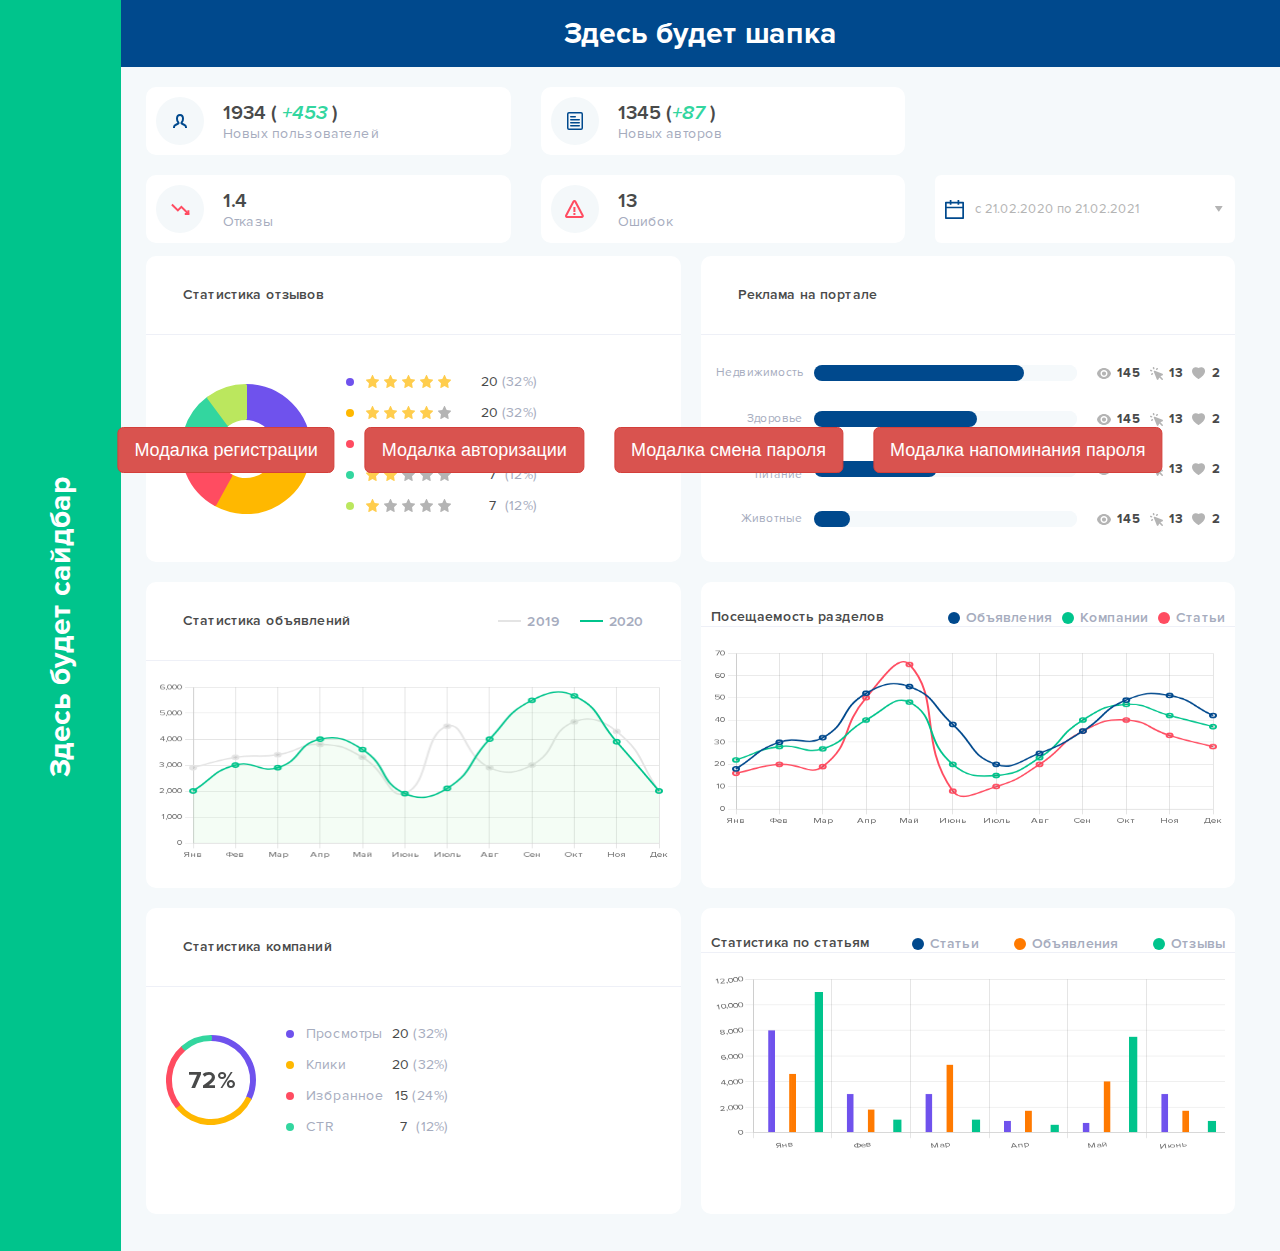
<file: index2.html>
<!DOCTYPE html>
<html lang="en">

<head>
    <meta charset="UTF-8">
    <meta http-equiv="X-UA-Compatible" content="IE=edge">
    <meta name="viewport" content="width=device-width, initial-scale=1.0">
    <title>Home</title>
    <link rel="stylesheet" href="css/nice-select.css">
    <link rel="stylesheet" href="css/datepicker.css">
    <!-- <link rel="stylesheet" href="https://cdn.jsdelivr.net/npm/bootstrap@4.6.0/dist/css/bootstrap.min.css" integrity="sha384-B0vP5xmATw1+K9KRQjQERJvTumQW0nPEzvF6L/Z6nronJ3oUOFUFpCjEUQouq2+l" crossorigin="anonymous"> -->
    <link rel="stylesheet" href="css/bootstrap.min.css">
    <link rel="stylesheet" href="css/style.css">
    <link rel="stylesheet" href="css/jqplot.css">
</head>

<body>
    <div class="wrapper">
        <aside class='removed-sidebar'>
            <span>Здесь будет сайдбар</span>
        </aside>
        <main>
            <header class='removed-header'>Здесь будет шапка</header>
            <div class="home">
                <div class="home__top">
                    <div class="home__top-cards">
                        <div class="home__top-card">
                            <div class="home__top-card-icon">
                                <svg width="16" height="16" viewBox="0 0 16 16" fill="none" xmlns="http://www.w3.org/2000/svg">
                                    <path d="M2 14C2 11.75 5 11.75 6.5 10.25C7.25 9.5 5 9.5 5 5.75C5 3.25025 5.99975 2 8 2C10.0003 2 11 3.25025 11 5.75C11 9.5 8.75 9.5 9.5 10.25C11 11.75 14 11.75 14 14" stroke="#00498D" stroke-width="2" stroke-linecap="square"/>
                                </svg>
                            </div>
                            <div class="home__top-card-content">
                                <strong>1934 ( <i>+453</i> )</strong>
                                <span>Новых пользователей</span>
                            </div>
                        </div>
                        <div class="home__top-card">
                            <div class="home__top-card-icon">
                                <svg width="16" height="18" viewBox="0 0 16 18" fill="none" xmlns="http://www.w3.org/2000/svg">
                                    <rect x="0.75" y="0.75" width="14.5" height="16.5" rx="1.25" stroke="#00498D" stroke-width="1.5"/>
                                    <rect x="3" y="13" width="10" height="1.5" rx="0.75" fill="#00498D"/>
                                    <rect x="3" y="10" width="10" height="1.5" rx="0.75" fill="#00498D"/>
                                    <rect x="3" y="7" width="10" height="1.5" rx="0.75" fill="#00498D"/>
                                    <rect x="3" y="4" width="6" height="1.5" rx="0.75" fill="#00498D"/>
                                </svg>
                            </div>
                            <div class="home__top-card-content">
                                <strong>1345 (<i>+87</i> )</strong>
                                <span>Новых авторов</span>
                            </div>
                        </div>
                        <div class="home__top-card">
                            <div class="home__top-card-icon">
                                <svg width="21" height="21" viewBox="0 0 21 21" fill="none" xmlns="http://www.w3.org/2000/svg">
                                    <path d="M2.625 6.125L7.875 11.375L11.375 7.875L17.8544 14.3544" stroke="#FF4C61" stroke-width="2" stroke-linecap="square"/>
                                    <path d="M17.8555 14.3545L18.3761 14.8751" stroke="#FF4C61" stroke-width="2" stroke-linecap="round"/>
                                    <path d="M18.375 12.25V14.875H15.75" stroke="#FF4C61" stroke-width="2" stroke-linecap="square"/>
                                </svg>
                            </div>
                            <div class="home__top-card-content">
                                <strong>1.4 </strong>
                                <span>Отказы</span>
                            </div>
                        </div>
                        <div class="home__top-card">
                            <div class="home__top-card-icon">
                                <svg width="19" height="18" viewBox="0 0 19 18" fill="none" xmlns="http://www.w3.org/2000/svg">
                                    <path d="M8.40335 6.91455H10.4188V11.9532H8.40335V6.91455ZM8.40234 12.9609H10.4178V14.9763H8.40234V12.9609Z" fill="#FF4C61"/>
                                    <path d="M11.1946 1.0702C10.8439 0.410144 10.1607 0 9.41292 0C8.66519 0 7.98196 0.410144 7.63127 1.07121L0.236583 15.0413C0.0724929 15.3481 -0.00878956 15.6923 0.00075313 16.0401C0.0102958 16.3879 0.110334 16.7272 0.291 17.0245C0.469063 17.3232 0.721943 17.5702 1.02467 17.7413C1.3274 17.9124 1.66951 18.0015 2.01723 18H16.8086C17.5221 18 18.168 17.6352 18.5359 17.0245C18.7162 16.7271 18.8161 16.3878 18.8256 16.0401C18.8352 15.6924 18.7541 15.3482 18.5903 15.0413L11.1946 1.0702ZM2.01723 15.9845L9.41292 2.01444L16.8137 15.9845H2.01723Z" fill="#FF4C61"/>
                                </svg>
                            </div>
                            <div class="home__top-card-content">
                                <strong>13</strong>
                                <span>Ошибок</span>
                            </div>
                        </div>
                    </div>
                    <div class="datapicker">
                        <div class="datapicker__show">
                            <img src="img/calendar.svg" alt="">
                            <span>с 21.02.2020 </span>&#160;по&#160;
                            <span> 21.02.2021</span>
                        </div>
                        <div class="datapicker__hidden">
                            <div class="datapicker__hidden-nav">
                                <select class="select select-month">
                                    <option value="Январь">Январь</option>
                                    <option selected value="Февраль">Февраль</option>
                                    <option value="Март">Март</option>
                                    <option value="Апрель">Апрель</option>
                                    <option value="Май">Май</option>
                                    <option value="Июнь">Июнь</option>
                                    <option value="Июль">Июль</option>
                                    <option value="Август">Август</option>
                                    <option value="Сентябрь">Сентябрь</option>
                                    <option value="Октябрь">Октябрь</option>
                                    <option value="Ноябрь">Ноябрь</option>
                                    <option value="Декабрь">Декабрь</option>
                                </select>
                                <select class="select select-year">
                                    <option selected value="2020">2020</option>
                                    <option value="2021">2021</option>
                                    <option value="2022">2022</option>
                                    <option value="2023">2023</option>
                                    <option value="2024">2024</option>
                                    <option value="2025">2025</option>
                                    <option value="2026">2026</option>
                                    <option value="2027">2027</option>
                                    <option value="2028">2028</option>
                                    <option value="2029">2029</option>
                                    <option value="2030">2030</option>
                                    <option value="2031">2031</option>
                                    <option value="2032">2032</option>
                                </select>
                            </div>
                            <div class="datapicker__days-top">
                                <div>Пн</div>
                                <div>Вт</div>
                                <div>Ср</div>
                                <div>Чт</div>
                                <div>Пт</div>
                                <div>Сб</div>
                                <div>Вс</div>
                            </div>
                            <div class="datapicker__days">
                                <div class="datapicker__day datapicker__day--disabled">28</div>
                                <div class="datapicker__day datapicker__day--disabled">29</div>
                                <div class="datapicker__day datapicker__day--disabled">30</div>
                                <div class="datapicker__day datapicker__day--disabled">31</div>
                                <div class="datapicker__day">1</div>
                                <div class="datapicker__day">2</div>
                                <div class="datapicker__day datapicker__day--weekend">3</div>
                                <div class="datapicker__day">4</div>
                                <div class="datapicker__day">5</div>
                                <div class="datapicker__day">6</div>
                                <div class="datapicker__day">7</div>
                                <div class="datapicker__day">8</div>
                                <div class="datapicker__day">9</div>
                                <div class="datapicker__day datapicker__day--weekend">10</div>
                                <div class="datapicker__day">11</div>
                                <div class="datapicker__day">12</div>
                                <div class="datapicker__day">13</div>
                                <div class="datapicker__day">14</div>
                                <div class="datapicker__day">15</div>
                                <div class="datapicker__day">16</div>
                                <div class="datapicker__day datapicker__day--weekend">17</div>
                                <div class="datapicker__day">18</div>
                                <div class="datapicker__day">19</div>
                                <div class="datapicker__day">20</div>
                                <div class="datapicker__day datapicker__day--from">21</div>
                                <div class="datapicker__day">22</div>
                                <div class="datapicker__day datapicker__day--to">23</div>
                                <div class="datapicker__day datapicker__day--weekend">24</div>
                                <div class="datapicker__day">25</div>
                                <div class="datapicker__day">26</div>
                                <div class="datapicker__day">27</div>
                                <div class="datapicker__day">28</div>
                                <div class="datapicker__day">29</div>
                                <div class="datapicker__day">30</div>
                                <div class="datapicker__day datapicker__day--disabled datapicker__day--weekend">1</div>
                            </div>
                        </div>
                    </div>
                </div>
                <div class="home__content">
                    <div class="home__feedback">
                        <p class="home__feedback-title">Статистика отзывов</p>
                        <div class="statistic">
                            <div class="chart-block">
                                <canvas width="175" height="175" id="myChart6" style="display: block; box-sizing: border-box; height: 140px; width: 140px;"></canvas>
                            </div>
                            <div class="statistic__block">
                                <div class="statistic__item statistic__item--blue">
                                    <div>
                                        <i></i>
                                        <div class="rating">
                                            <svg class="rating__item" width="17" height="17" viewBox="0 0 17 17" fill="none" xmlns="http://www.w3.org/2000/svg">
                                                <path d="M16.4505 5.98618L11.3543 5.21059L9.07611 0.374144C9.01388 0.241725 8.91152 0.134529 8.78506 0.0693701C8.46793 -0.0945772 8.08254 0.0420455 7.92397 0.374144L5.64581 5.21059L0.549539 5.98618C0.409035 6.0072 0.280575 6.07656 0.182222 6.18166C0.0633192 6.30964 -0.00220171 6.48181 5.64944e-05 6.66035C0.0023147 6.83888 0.0721672 7.00918 0.194265 7.13381L3.88148 10.8983L3.01036 16.214C2.98993 16.3376 3.003 16.4648 3.04808 16.5811C3.09316 16.6973 3.16845 16.7981 3.26541 16.8718C3.36237 16.9456 3.47713 16.9894 3.59666 16.9983C3.7162 17.0072 3.83573 16.9809 3.9417 16.9223L8.50004 14.4127L13.0584 16.9223C13.1828 16.9917 13.3273 17.0148 13.4658 16.9896C13.8151 16.9265 14.0499 16.5797 13.9897 16.214L13.1186 10.8983L16.8058 7.13381C16.9062 7.03082 16.9724 6.8963 16.9925 6.74917C17.0467 6.38134 16.8018 6.04083 16.4505 5.98618Z" fill="#FFCD4D"></path>
                                            </svg>
                                            <svg class="rating__item" width="17" height="17" viewBox="0 0 17 17" fill="none" xmlns="http://www.w3.org/2000/svg">
                                                <path d="M16.4505 5.98618L11.3543 5.21059L9.07611 0.374144C9.01388 0.241725 8.91152 0.134529 8.78506 0.0693701C8.46793 -0.0945772 8.08254 0.0420455 7.92397 0.374144L5.64581 5.21059L0.549539 5.98618C0.409035 6.0072 0.280575 6.07656 0.182222 6.18166C0.0633192 6.30964 -0.00220171 6.48181 5.64944e-05 6.66035C0.0023147 6.83888 0.0721672 7.00918 0.194265 7.13381L3.88148 10.8983L3.01036 16.214C2.98993 16.3376 3.003 16.4648 3.04808 16.5811C3.09316 16.6973 3.16845 16.7981 3.26541 16.8718C3.36237 16.9456 3.47713 16.9894 3.59666 16.9983C3.7162 17.0072 3.83573 16.9809 3.9417 16.9223L8.50004 14.4127L13.0584 16.9223C13.1828 16.9917 13.3273 17.0148 13.4658 16.9896C13.8151 16.9265 14.0499 16.5797 13.9897 16.214L13.1186 10.8983L16.8058 7.13381C16.9062 7.03082 16.9724 6.8963 16.9925 6.74917C17.0467 6.38134 16.8018 6.04083 16.4505 5.98618Z" fill="#FFCD4D"></path>
                                            </svg>
                                            <svg class="rating__item" width="17" height="17" viewBox="0 0 17 17" fill="none" xmlns="http://www.w3.org/2000/svg">
                                                <path d="M16.4505 5.98618L11.3543 5.21059L9.07611 0.374144C9.01388 0.241725 8.91152 0.134529 8.78506 0.0693701C8.46793 -0.0945772 8.08254 0.0420455 7.92397 0.374144L5.64581 5.21059L0.549539 5.98618C0.409035 6.0072 0.280575 6.07656 0.182222 6.18166C0.0633192 6.30964 -0.00220171 6.48181 5.64944e-05 6.66035C0.0023147 6.83888 0.0721672 7.00918 0.194265 7.13381L3.88148 10.8983L3.01036 16.214C2.98993 16.3376 3.003 16.4648 3.04808 16.5811C3.09316 16.6973 3.16845 16.7981 3.26541 16.8718C3.36237 16.9456 3.47713 16.9894 3.59666 16.9983C3.7162 17.0072 3.83573 16.9809 3.9417 16.9223L8.50004 14.4127L13.0584 16.9223C13.1828 16.9917 13.3273 17.0148 13.4658 16.9896C13.8151 16.9265 14.0499 16.5797 13.9897 16.214L13.1186 10.8983L16.8058 7.13381C16.9062 7.03082 16.9724 6.8963 16.9925 6.74917C17.0467 6.38134 16.8018 6.04083 16.4505 5.98618Z" fill="#FFCD4D"></path>
                                            </svg>
                                            <svg class="rating__item" width="17" height="17" viewBox="0 0 17 17" fill="none" xmlns="http://www.w3.org/2000/svg">
                                                <path d="M16.4505 5.98618L11.3543 5.21059L9.07611 0.374144C9.01388 0.241725 8.91152 0.134529 8.78506 0.0693701C8.46793 -0.0945772 8.08254 0.0420455 7.92397 0.374144L5.64581 5.21059L0.549539 5.98618C0.409035 6.0072 0.280575 6.07656 0.182222 6.18166C0.0633192 6.30964 -0.00220171 6.48181 5.64944e-05 6.66035C0.0023147 6.83888 0.0721672 7.00918 0.194265 7.13381L3.88148 10.8983L3.01036 16.214C2.98993 16.3376 3.003 16.4648 3.04808 16.5811C3.09316 16.6973 3.16845 16.7981 3.26541 16.8718C3.36237 16.9456 3.47713 16.9894 3.59666 16.9983C3.7162 17.0072 3.83573 16.9809 3.9417 16.9223L8.50004 14.4127L13.0584 16.9223C13.1828 16.9917 13.3273 17.0148 13.4658 16.9896C13.8151 16.9265 14.0499 16.5797 13.9897 16.214L13.1186 10.8983L16.8058 7.13381C16.9062 7.03082 16.9724 6.8963 16.9925 6.74917C17.0467 6.38134 16.8018 6.04083 16.4505 5.98618Z" fill="#FFCD4D"></path>
                                            </svg>
                                            <svg width="17" height="17" viewBox="0 0 17 17" fill="none" xmlns="http://www.w3.org/2000/svg">
                                                <path d="M16.4505 5.98618L11.3543 5.21059L9.07611 0.374144C9.01388 0.241725 8.91152 0.134529 8.78506 0.0693701C8.46793 -0.0945772 8.08254 0.0420455 7.92397 0.374144L5.64581 5.21059L0.549539 5.98618C0.409035 6.0072 0.280575 6.07656 0.182222 6.18166C0.0633192 6.30964 -0.00220171 6.48181 5.64944e-05 6.66035C0.0023147 6.83888 0.0721672 7.00918 0.194265 7.13381L3.88148 10.8983L3.01036 16.214C2.98993 16.3376 3.003 16.4648 3.04808 16.5811C3.09316 16.6973 3.16845 16.7981 3.26541 16.8718C3.36237 16.9456 3.47713 16.9894 3.59666 16.9983C3.7162 17.0072 3.83573 16.9809 3.9417 16.9223L8.50004 14.4127L13.0584 16.9223C13.1828 16.9917 13.3273 17.0148 13.4658 16.9896C13.8151 16.9265 14.0499 16.5797 13.9897 16.214L13.1186 10.8983L16.8058 7.13381C16.9062 7.03082 16.9724 6.8963 16.9925 6.74917C17.0467 6.38134 16.8018 6.04083 16.4505 5.98618Z" fill="#FFCD4D"></path>
                                            </svg>
                                        </div>
                                    </div>
                                    <div>
                                        <strong>20</strong>
                                        <span>&nbsp;(32%)</span>
                                    </div>
                                </div>
                                <div class="statistic__item statistic__item--orange">
                                    <div>
                                        <i></i>
                                        <div class="rating">
                                            <svg class="rating__item" width="17" height="17" viewBox="0 0 17 17" fill="none" xmlns="http://www.w3.org/2000/svg">
                                                <path d="M16.4505 5.98618L11.3543 5.21059L9.07611 0.374144C9.01388 0.241725 8.91152 0.134529 8.78506 0.0693701C8.46793 -0.0945772 8.08254 0.0420455 7.92397 0.374144L5.64581 5.21059L0.549539 5.98618C0.409035 6.0072 0.280575 6.07656 0.182222 6.18166C0.0633192 6.30964 -0.00220171 6.48181 5.64944e-05 6.66035C0.0023147 6.83888 0.0721672 7.00918 0.194265 7.13381L3.88148 10.8983L3.01036 16.214C2.98993 16.3376 3.003 16.4648 3.04808 16.5811C3.09316 16.6973 3.16845 16.7981 3.26541 16.8718C3.36237 16.9456 3.47713 16.9894 3.59666 16.9983C3.7162 17.0072 3.83573 16.9809 3.9417 16.9223L8.50004 14.4127L13.0584 16.9223C13.1828 16.9917 13.3273 17.0148 13.4658 16.9896C13.8151 16.9265 14.0499 16.5797 13.9897 16.214L13.1186 10.8983L16.8058 7.13381C16.9062 7.03082 16.9724 6.8963 16.9925 6.74917C17.0467 6.38134 16.8018 6.04083 16.4505 5.98618Z" fill="#FFCD4D"></path>
                                            </svg>
                                            <svg class="rating__item" width="17" height="17" viewBox="0 0 17 17" fill="none" xmlns="http://www.w3.org/2000/svg">
                                                <path d="M16.4505 5.98618L11.3543 5.21059L9.07611 0.374144C9.01388 0.241725 8.91152 0.134529 8.78506 0.0693701C8.46793 -0.0945772 8.08254 0.0420455 7.92397 0.374144L5.64581 5.21059L0.549539 5.98618C0.409035 6.0072 0.280575 6.07656 0.182222 6.18166C0.0633192 6.30964 -0.00220171 6.48181 5.64944e-05 6.66035C0.0023147 6.83888 0.0721672 7.00918 0.194265 7.13381L3.88148 10.8983L3.01036 16.214C2.98993 16.3376 3.003 16.4648 3.04808 16.5811C3.09316 16.6973 3.16845 16.7981 3.26541 16.8718C3.36237 16.9456 3.47713 16.9894 3.59666 16.9983C3.7162 17.0072 3.83573 16.9809 3.9417 16.9223L8.50004 14.4127L13.0584 16.9223C13.1828 16.9917 13.3273 17.0148 13.4658 16.9896C13.8151 16.9265 14.0499 16.5797 13.9897 16.214L13.1186 10.8983L16.8058 7.13381C16.9062 7.03082 16.9724 6.8963 16.9925 6.74917C17.0467 6.38134 16.8018 6.04083 16.4505 5.98618Z" fill="#FFCD4D"></path>
                                            </svg>
                                            <svg class="rating__item" width="17" height="17" viewBox="0 0 17 17" fill="none" xmlns="http://www.w3.org/2000/svg">
                                                <path d="M16.4505 5.98618L11.3543 5.21059L9.07611 0.374144C9.01388 0.241725 8.91152 0.134529 8.78506 0.0693701C8.46793 -0.0945772 8.08254 0.0420455 7.92397 0.374144L5.64581 5.21059L0.549539 5.98618C0.409035 6.0072 0.280575 6.07656 0.182222 6.18166C0.0633192 6.30964 -0.00220171 6.48181 5.64944e-05 6.66035C0.0023147 6.83888 0.0721672 7.00918 0.194265 7.13381L3.88148 10.8983L3.01036 16.214C2.98993 16.3376 3.003 16.4648 3.04808 16.5811C3.09316 16.6973 3.16845 16.7981 3.26541 16.8718C3.36237 16.9456 3.47713 16.9894 3.59666 16.9983C3.7162 17.0072 3.83573 16.9809 3.9417 16.9223L8.50004 14.4127L13.0584 16.9223C13.1828 16.9917 13.3273 17.0148 13.4658 16.9896C13.8151 16.9265 14.0499 16.5797 13.9897 16.214L13.1186 10.8983L16.8058 7.13381C16.9062 7.03082 16.9724 6.8963 16.9925 6.74917C17.0467 6.38134 16.8018 6.04083 16.4505 5.98618Z" fill="#FFCD4D"></path>
                                            </svg>
                                            <svg class="rating__item" width="17" height="17" viewBox="0 0 17 17" fill="none" xmlns="http://www.w3.org/2000/svg">
                                                <path d="M16.4505 5.98618L11.3543 5.21059L9.07611 0.374144C9.01388 0.241725 8.91152 0.134529 8.78506 0.0693701C8.46793 -0.0945772 8.08254 0.0420455 7.92397 0.374144L5.64581 5.21059L0.549539 5.98618C0.409035 6.0072 0.280575 6.07656 0.182222 6.18166C0.0633192 6.30964 -0.00220171 6.48181 5.64944e-05 6.66035C0.0023147 6.83888 0.0721672 7.00918 0.194265 7.13381L3.88148 10.8983L3.01036 16.214C2.98993 16.3376 3.003 16.4648 3.04808 16.5811C3.09316 16.6973 3.16845 16.7981 3.26541 16.8718C3.36237 16.9456 3.47713 16.9894 3.59666 16.9983C3.7162 17.0072 3.83573 16.9809 3.9417 16.9223L8.50004 14.4127L13.0584 16.9223C13.1828 16.9917 13.3273 17.0148 13.4658 16.9896C13.8151 16.9265 14.0499 16.5797 13.9897 16.214L13.1186 10.8983L16.8058 7.13381C16.9062 7.03082 16.9724 6.8963 16.9925 6.74917C17.0467 6.38134 16.8018 6.04083 16.4505 5.98618Z" fill="#FFCD4D"></path>
                                            </svg>
                                            <svg width="17" height="17" viewBox="0 0 17 17" fill="none" xmlns="http://www.w3.org/2000/svg">
                                                <path d="M16.4505 5.98618L11.3543 5.21059L9.07611 0.374144C9.01388 0.241725 8.91152 0.134529 8.78506 0.0693701C8.46793 -0.0945772 8.08254 0.0420455 7.92397 0.374144L5.64581 5.21059L0.549539 5.98618C0.409035 6.0072 0.280575 6.07656 0.182222 6.18166C0.0633192 6.30964 -0.00220171 6.48181 5.64944e-05 6.66035C0.0023147 6.83888 0.0721672 7.00918 0.194265 7.13381L3.88148 10.8983L3.01036 16.214C2.98993 16.3376 3.003 16.4648 3.04808 16.5811C3.09316 16.6973 3.16845 16.7981 3.26541 16.8718C3.36237 16.9456 3.47713 16.9894 3.59666 16.9983C3.7162 17.0072 3.83573 16.9809 3.9417 16.9223L8.50004 14.4127L13.0584 16.9223C13.1828 16.9917 13.3273 17.0148 13.4658 16.9896C13.8151 16.9265 14.0499 16.5797 13.9897 16.214L13.1186 10.8983L16.8058 7.13381C16.9062 7.03082 16.9724 6.8963 16.9925 6.74917C17.0467 6.38134 16.8018 6.04083 16.4505 5.98618Z" fill="#B4B4B4"></path>
                                            </svg>
                                        </div>
                                    </div>
                                    <div>
                                        <strong>20</strong>
                                        <span> &nbsp;(32%)</span>
                                    </div>
                                </div>
                                <div class="statistic__item statistic__item--red">
                                    <div>
                                        <i></i>
                                        <div class="rating">
                                            <svg class="rating__item" width="17" height="17" viewBox="0 0 17 17" fill="none" xmlns="http://www.w3.org/2000/svg">
                                                <path d="M16.4505 5.98618L11.3543 5.21059L9.07611 0.374144C9.01388 0.241725 8.91152 0.134529 8.78506 0.0693701C8.46793 -0.0945772 8.08254 0.0420455 7.92397 0.374144L5.64581 5.21059L0.549539 5.98618C0.409035 6.0072 0.280575 6.07656 0.182222 6.18166C0.0633192 6.30964 -0.00220171 6.48181 5.64944e-05 6.66035C0.0023147 6.83888 0.0721672 7.00918 0.194265 7.13381L3.88148 10.8983L3.01036 16.214C2.98993 16.3376 3.003 16.4648 3.04808 16.5811C3.09316 16.6973 3.16845 16.7981 3.26541 16.8718C3.36237 16.9456 3.47713 16.9894 3.59666 16.9983C3.7162 17.0072 3.83573 16.9809 3.9417 16.9223L8.50004 14.4127L13.0584 16.9223C13.1828 16.9917 13.3273 17.0148 13.4658 16.9896C13.8151 16.9265 14.0499 16.5797 13.9897 16.214L13.1186 10.8983L16.8058 7.13381C16.9062 7.03082 16.9724 6.8963 16.9925 6.74917C17.0467 6.38134 16.8018 6.04083 16.4505 5.98618Z" fill="#FFCD4D"></path>
                                            </svg>
                                            <svg class="rating__item" width="17" height="17" viewBox="0 0 17 17" fill="none" xmlns="http://www.w3.org/2000/svg">
                                                <path d="M16.4505 5.98618L11.3543 5.21059L9.07611 0.374144C9.01388 0.241725 8.91152 0.134529 8.78506 0.0693701C8.46793 -0.0945772 8.08254 0.0420455 7.92397 0.374144L5.64581 5.21059L0.549539 5.98618C0.409035 6.0072 0.280575 6.07656 0.182222 6.18166C0.0633192 6.30964 -0.00220171 6.48181 5.64944e-05 6.66035C0.0023147 6.83888 0.0721672 7.00918 0.194265 7.13381L3.88148 10.8983L3.01036 16.214C2.98993 16.3376 3.003 16.4648 3.04808 16.5811C3.09316 16.6973 3.16845 16.7981 3.26541 16.8718C3.36237 16.9456 3.47713 16.9894 3.59666 16.9983C3.7162 17.0072 3.83573 16.9809 3.9417 16.9223L8.50004 14.4127L13.0584 16.9223C13.1828 16.9917 13.3273 17.0148 13.4658 16.9896C13.8151 16.9265 14.0499 16.5797 13.9897 16.214L13.1186 10.8983L16.8058 7.13381C16.9062 7.03082 16.9724 6.8963 16.9925 6.74917C17.0467 6.38134 16.8018 6.04083 16.4505 5.98618Z" fill="#FFCD4D"></path>
                                            </svg>
                                            <svg class="rating__item" width="17" height="17" viewBox="0 0 17 17" fill="none" xmlns="http://www.w3.org/2000/svg">
                                                <path d="M16.4505 5.98618L11.3543 5.21059L9.07611 0.374144C9.01388 0.241725 8.91152 0.134529 8.78506 0.0693701C8.46793 -0.0945772 8.08254 0.0420455 7.92397 0.374144L5.64581 5.21059L0.549539 5.98618C0.409035 6.0072 0.280575 6.07656 0.182222 6.18166C0.0633192 6.30964 -0.00220171 6.48181 5.64944e-05 6.66035C0.0023147 6.83888 0.0721672 7.00918 0.194265 7.13381L3.88148 10.8983L3.01036 16.214C2.98993 16.3376 3.003 16.4648 3.04808 16.5811C3.09316 16.6973 3.16845 16.7981 3.26541 16.8718C3.36237 16.9456 3.47713 16.9894 3.59666 16.9983C3.7162 17.0072 3.83573 16.9809 3.9417 16.9223L8.50004 14.4127L13.0584 16.9223C13.1828 16.9917 13.3273 17.0148 13.4658 16.9896C13.8151 16.9265 14.0499 16.5797 13.9897 16.214L13.1186 10.8983L16.8058 7.13381C16.9062 7.03082 16.9724 6.8963 16.9925 6.74917C17.0467 6.38134 16.8018 6.04083 16.4505 5.98618Z" fill="#FFCD4D"></path>
                                            </svg>
                                            <svg class="rating__item" width="17" height="17" viewBox="0 0 17 17" fill="none" xmlns="http://www.w3.org/2000/svg">
                                                <path d="M16.4505 5.98618L11.3543 5.21059L9.07611 0.374144C9.01388 0.241725 8.91152 0.134529 8.78506 0.0693701C8.46793 -0.0945772 8.08254 0.0420455 7.92397 0.374144L5.64581 5.21059L0.549539 5.98618C0.409035 6.0072 0.280575 6.07656 0.182222 6.18166C0.0633192 6.30964 -0.00220171 6.48181 5.64944e-05 6.66035C0.0023147 6.83888 0.0721672 7.00918 0.194265 7.13381L3.88148 10.8983L3.01036 16.214C2.98993 16.3376 3.003 16.4648 3.04808 16.5811C3.09316 16.6973 3.16845 16.7981 3.26541 16.8718C3.36237 16.9456 3.47713 16.9894 3.59666 16.9983C3.7162 17.0072 3.83573 16.9809 3.9417 16.9223L8.50004 14.4127L13.0584 16.9223C13.1828 16.9917 13.3273 17.0148 13.4658 16.9896C13.8151 16.9265 14.0499 16.5797 13.9897 16.214L13.1186 10.8983L16.8058 7.13381C16.9062 7.03082 16.9724 6.8963 16.9925 6.74917C17.0467 6.38134 16.8018 6.04083 16.4505 5.98618Z" fill="#B4B4B4"></path>
                                            </svg>
                                            <svg width="17" height="17" viewBox="0 0 17 17" fill="none" xmlns="http://www.w3.org/2000/svg">
                                                <path d="M16.4505 5.98618L11.3543 5.21059L9.07611 0.374144C9.01388 0.241725 8.91152 0.134529 8.78506 0.0693701C8.46793 -0.0945772 8.08254 0.0420455 7.92397 0.374144L5.64581 5.21059L0.549539 5.98618C0.409035 6.0072 0.280575 6.07656 0.182222 6.18166C0.0633192 6.30964 -0.00220171 6.48181 5.64944e-05 6.66035C0.0023147 6.83888 0.0721672 7.00918 0.194265 7.13381L3.88148 10.8983L3.01036 16.214C2.98993 16.3376 3.003 16.4648 3.04808 16.5811C3.09316 16.6973 3.16845 16.7981 3.26541 16.8718C3.36237 16.9456 3.47713 16.9894 3.59666 16.9983C3.7162 17.0072 3.83573 16.9809 3.9417 16.9223L8.50004 14.4127L13.0584 16.9223C13.1828 16.9917 13.3273 17.0148 13.4658 16.9896C13.8151 16.9265 14.0499 16.5797 13.9897 16.214L13.1186 10.8983L16.8058 7.13381C16.9062 7.03082 16.9724 6.8963 16.9925 6.74917C17.0467 6.38134 16.8018 6.04083 16.4505 5.98618Z" fill="#B4B4B4"></path>
                                            </svg>
                                        </div>
                                    </div>
                                    <div>
                                        <strong>15</strong>
                                        <span> &nbsp;(24%)</span>
                                    </div>
                                </div>
                                <div class="statistic__item statistic__item--green">
                                    <div>
                                        <i></i>
                                        <div class="rating">
                                            <svg class="rating__item" width="17" height="17" viewBox="0 0 17 17" fill="none" xmlns="http://www.w3.org/2000/svg">
                                                <path d="M16.4505 5.98618L11.3543 5.21059L9.07611 0.374144C9.01388 0.241725 8.91152 0.134529 8.78506 0.0693701C8.46793 -0.0945772 8.08254 0.0420455 7.92397 0.374144L5.64581 5.21059L0.549539 5.98618C0.409035 6.0072 0.280575 6.07656 0.182222 6.18166C0.0633192 6.30964 -0.00220171 6.48181 5.64944e-05 6.66035C0.0023147 6.83888 0.0721672 7.00918 0.194265 7.13381L3.88148 10.8983L3.01036 16.214C2.98993 16.3376 3.003 16.4648 3.04808 16.5811C3.09316 16.6973 3.16845 16.7981 3.26541 16.8718C3.36237 16.9456 3.47713 16.9894 3.59666 16.9983C3.7162 17.0072 3.83573 16.9809 3.9417 16.9223L8.50004 14.4127L13.0584 16.9223C13.1828 16.9917 13.3273 17.0148 13.4658 16.9896C13.8151 16.9265 14.0499 16.5797 13.9897 16.214L13.1186 10.8983L16.8058 7.13381C16.9062 7.03082 16.9724 6.8963 16.9925 6.74917C17.0467 6.38134 16.8018 6.04083 16.4505 5.98618Z" fill="#FFCD4D"></path>
                                            </svg>
                                            <svg class="rating__item" width="17" height="17" viewBox="0 0 17 17" fill="none" xmlns="http://www.w3.org/2000/svg">
                                                <path d="M16.4505 5.98618L11.3543 5.21059L9.07611 0.374144C9.01388 0.241725 8.91152 0.134529 8.78506 0.0693701C8.46793 -0.0945772 8.08254 0.0420455 7.92397 0.374144L5.64581 5.21059L0.549539 5.98618C0.409035 6.0072 0.280575 6.07656 0.182222 6.18166C0.0633192 6.30964 -0.00220171 6.48181 5.64944e-05 6.66035C0.0023147 6.83888 0.0721672 7.00918 0.194265 7.13381L3.88148 10.8983L3.01036 16.214C2.98993 16.3376 3.003 16.4648 3.04808 16.5811C3.09316 16.6973 3.16845 16.7981 3.26541 16.8718C3.36237 16.9456 3.47713 16.9894 3.59666 16.9983C3.7162 17.0072 3.83573 16.9809 3.9417 16.9223L8.50004 14.4127L13.0584 16.9223C13.1828 16.9917 13.3273 17.0148 13.4658 16.9896C13.8151 16.9265 14.0499 16.5797 13.9897 16.214L13.1186 10.8983L16.8058 7.13381C16.9062 7.03082 16.9724 6.8963 16.9925 6.74917C17.0467 6.38134 16.8018 6.04083 16.4505 5.98618Z" fill="#FFCD4D"></path>
                                            </svg>
                                            <svg class="rating__item" width="17" height="17" viewBox="0 0 17 17" fill="none" xmlns="http://www.w3.org/2000/svg">
                                                <path d="M16.4505 5.98618L11.3543 5.21059L9.07611 0.374144C9.01388 0.241725 8.91152 0.134529 8.78506 0.0693701C8.46793 -0.0945772 8.08254 0.0420455 7.92397 0.374144L5.64581 5.21059L0.549539 5.98618C0.409035 6.0072 0.280575 6.07656 0.182222 6.18166C0.0633192 6.30964 -0.00220171 6.48181 5.64944e-05 6.66035C0.0023147 6.83888 0.0721672 7.00918 0.194265 7.13381L3.88148 10.8983L3.01036 16.214C2.98993 16.3376 3.003 16.4648 3.04808 16.5811C3.09316 16.6973 3.16845 16.7981 3.26541 16.8718C3.36237 16.9456 3.47713 16.9894 3.59666 16.9983C3.7162 17.0072 3.83573 16.9809 3.9417 16.9223L8.50004 14.4127L13.0584 16.9223C13.1828 16.9917 13.3273 17.0148 13.4658 16.9896C13.8151 16.9265 14.0499 16.5797 13.9897 16.214L13.1186 10.8983L16.8058 7.13381C16.9062 7.03082 16.9724 6.8963 16.9925 6.74917C17.0467 6.38134 16.8018 6.04083 16.4505 5.98618Z" fill="#B4B4B4"></path>
                                            </svg>
                                            <svg class="rating__item" width="17" height="17" viewBox="0 0 17 17" fill="none" xmlns="http://www.w3.org/2000/svg">
                                                <path d="M16.4505 5.98618L11.3543 5.21059L9.07611 0.374144C9.01388 0.241725 8.91152 0.134529 8.78506 0.0693701C8.46793 -0.0945772 8.08254 0.0420455 7.92397 0.374144L5.64581 5.21059L0.549539 5.98618C0.409035 6.0072 0.280575 6.07656 0.182222 6.18166C0.0633192 6.30964 -0.00220171 6.48181 5.64944e-05 6.66035C0.0023147 6.83888 0.0721672 7.00918 0.194265 7.13381L3.88148 10.8983L3.01036 16.214C2.98993 16.3376 3.003 16.4648 3.04808 16.5811C3.09316 16.6973 3.16845 16.7981 3.26541 16.8718C3.36237 16.9456 3.47713 16.9894 3.59666 16.9983C3.7162 17.0072 3.83573 16.9809 3.9417 16.9223L8.50004 14.4127L13.0584 16.9223C13.1828 16.9917 13.3273 17.0148 13.4658 16.9896C13.8151 16.9265 14.0499 16.5797 13.9897 16.214L13.1186 10.8983L16.8058 7.13381C16.9062 7.03082 16.9724 6.8963 16.9925 6.74917C17.0467 6.38134 16.8018 6.04083 16.4505 5.98618Z" fill="#B4B4B4"></path>
                                            </svg>
                                            <svg width="17" height="17" viewBox="0 0 17 17" fill="none" xmlns="http://www.w3.org/2000/svg">
                                                <path d="M16.4505 5.98618L11.3543 5.21059L9.07611 0.374144C9.01388 0.241725 8.91152 0.134529 8.78506 0.0693701C8.46793 -0.0945772 8.08254 0.0420455 7.92397 0.374144L5.64581 5.21059L0.549539 5.98618C0.409035 6.0072 0.280575 6.07656 0.182222 6.18166C0.0633192 6.30964 -0.00220171 6.48181 5.64944e-05 6.66035C0.0023147 6.83888 0.0721672 7.00918 0.194265 7.13381L3.88148 10.8983L3.01036 16.214C2.98993 16.3376 3.003 16.4648 3.04808 16.5811C3.09316 16.6973 3.16845 16.7981 3.26541 16.8718C3.36237 16.9456 3.47713 16.9894 3.59666 16.9983C3.7162 17.0072 3.83573 16.9809 3.9417 16.9223L8.50004 14.4127L13.0584 16.9223C13.1828 16.9917 13.3273 17.0148 13.4658 16.9896C13.8151 16.9265 14.0499 16.5797 13.9897 16.214L13.1186 10.8983L16.8058 7.13381C16.9062 7.03082 16.9724 6.8963 16.9925 6.74917C17.0467 6.38134 16.8018 6.04083 16.4505 5.98618Z" fill="#B4B4B4"></path>
                                            </svg>
                                        </div>
                                    </div>
                                    <div>
                                        <strong>7</strong>
                                        <span>&nbsp; (12%)</span>
                                    </div>
                                </div>
                                <div class="statistic__item statistic__item--green2">
                                    <div>
                                        <i></i>
                                        <div class="rating">
                                            <svg class="rating__item" width="17" height="17" viewBox="0 0 17 17" fill="none" xmlns="http://www.w3.org/2000/svg">
                                                <path d="M16.4505 5.98618L11.3543 5.21059L9.07611 0.374144C9.01388 0.241725 8.91152 0.134529 8.78506 0.0693701C8.46793 -0.0945772 8.08254 0.0420455 7.92397 0.374144L5.64581 5.21059L0.549539 5.98618C0.409035 6.0072 0.280575 6.07656 0.182222 6.18166C0.0633192 6.30964 -0.00220171 6.48181 5.64944e-05 6.66035C0.0023147 6.83888 0.0721672 7.00918 0.194265 7.13381L3.88148 10.8983L3.01036 16.214C2.98993 16.3376 3.003 16.4648 3.04808 16.5811C3.09316 16.6973 3.16845 16.7981 3.26541 16.8718C3.36237 16.9456 3.47713 16.9894 3.59666 16.9983C3.7162 17.0072 3.83573 16.9809 3.9417 16.9223L8.50004 14.4127L13.0584 16.9223C13.1828 16.9917 13.3273 17.0148 13.4658 16.9896C13.8151 16.9265 14.0499 16.5797 13.9897 16.214L13.1186 10.8983L16.8058 7.13381C16.9062 7.03082 16.9724 6.8963 16.9925 6.74917C17.0467 6.38134 16.8018 6.04083 16.4505 5.98618Z" fill="#FFCD4D"></path>
                                            </svg>
                                            <svg class="rating__item" width="17" height="17" viewBox="0 0 17 17" fill="none" xmlns="http://www.w3.org/2000/svg">
                                                <path d="M16.4505 5.98618L11.3543 5.21059L9.07611 0.374144C9.01388 0.241725 8.91152 0.134529 8.78506 0.0693701C8.46793 -0.0945772 8.08254 0.0420455 7.92397 0.374144L5.64581 5.21059L0.549539 5.98618C0.409035 6.0072 0.280575 6.07656 0.182222 6.18166C0.0633192 6.30964 -0.00220171 6.48181 5.64944e-05 6.66035C0.0023147 6.83888 0.0721672 7.00918 0.194265 7.13381L3.88148 10.8983L3.01036 16.214C2.98993 16.3376 3.003 16.4648 3.04808 16.5811C3.09316 16.6973 3.16845 16.7981 3.26541 16.8718C3.36237 16.9456 3.47713 16.9894 3.59666 16.9983C3.7162 17.0072 3.83573 16.9809 3.9417 16.9223L8.50004 14.4127L13.0584 16.9223C13.1828 16.9917 13.3273 17.0148 13.4658 16.9896C13.8151 16.9265 14.0499 16.5797 13.9897 16.214L13.1186 10.8983L16.8058 7.13381C16.9062 7.03082 16.9724 6.8963 16.9925 6.74917C17.0467 6.38134 16.8018 6.04083 16.4505 5.98618Z" fill="#B4B4B4"></path>
                                            </svg>
                                            <svg class="rating__item" width="17" height="17" viewBox="0 0 17 17" fill="none" xmlns="http://www.w3.org/2000/svg">
                                                <path d="M16.4505 5.98618L11.3543 5.21059L9.07611 0.374144C9.01388 0.241725 8.91152 0.134529 8.78506 0.0693701C8.46793 -0.0945772 8.08254 0.0420455 7.92397 0.374144L5.64581 5.21059L0.549539 5.98618C0.409035 6.0072 0.280575 6.07656 0.182222 6.18166C0.0633192 6.30964 -0.00220171 6.48181 5.64944e-05 6.66035C0.0023147 6.83888 0.0721672 7.00918 0.194265 7.13381L3.88148 10.8983L3.01036 16.214C2.98993 16.3376 3.003 16.4648 3.04808 16.5811C3.09316 16.6973 3.16845 16.7981 3.26541 16.8718C3.36237 16.9456 3.47713 16.9894 3.59666 16.9983C3.7162 17.0072 3.83573 16.9809 3.9417 16.9223L8.50004 14.4127L13.0584 16.9223C13.1828 16.9917 13.3273 17.0148 13.4658 16.9896C13.8151 16.9265 14.0499 16.5797 13.9897 16.214L13.1186 10.8983L16.8058 7.13381C16.9062 7.03082 16.9724 6.8963 16.9925 6.74917C17.0467 6.38134 16.8018 6.04083 16.4505 5.98618Z" fill="#B4B4B4"></path>
                                            </svg>
                                            <svg class="rating__item" width="17" height="17" viewBox="0 0 17 17" fill="none" xmlns="http://www.w3.org/2000/svg">
                                                <path d="M16.4505 5.98618L11.3543 5.21059L9.07611 0.374144C9.01388 0.241725 8.91152 0.134529 8.78506 0.0693701C8.46793 -0.0945772 8.08254 0.0420455 7.92397 0.374144L5.64581 5.21059L0.549539 5.98618C0.409035 6.0072 0.280575 6.07656 0.182222 6.18166C0.0633192 6.30964 -0.00220171 6.48181 5.64944e-05 6.66035C0.0023147 6.83888 0.0721672 7.00918 0.194265 7.13381L3.88148 10.8983L3.01036 16.214C2.98993 16.3376 3.003 16.4648 3.04808 16.5811C3.09316 16.6973 3.16845 16.7981 3.26541 16.8718C3.36237 16.9456 3.47713 16.9894 3.59666 16.9983C3.7162 17.0072 3.83573 16.9809 3.9417 16.9223L8.50004 14.4127L13.0584 16.9223C13.1828 16.9917 13.3273 17.0148 13.4658 16.9896C13.8151 16.9265 14.0499 16.5797 13.9897 16.214L13.1186 10.8983L16.8058 7.13381C16.9062 7.03082 16.9724 6.8963 16.9925 6.74917C17.0467 6.38134 16.8018 6.04083 16.4505 5.98618Z" fill="#B4B4B4"></path>
                                            </svg>
                                            <svg width="17" height="17" viewBox="0 0 17 17" fill="none" xmlns="http://www.w3.org/2000/svg">
                                                <path d="M16.4505 5.98618L11.3543 5.21059L9.07611 0.374144C9.01388 0.241725 8.91152 0.134529 8.78506 0.0693701C8.46793 -0.0945772 8.08254 0.0420455 7.92397 0.374144L5.64581 5.21059L0.549539 5.98618C0.409035 6.0072 0.280575 6.07656 0.182222 6.18166C0.0633192 6.30964 -0.00220171 6.48181 5.64944e-05 6.66035C0.0023147 6.83888 0.0721672 7.00918 0.194265 7.13381L3.88148 10.8983L3.01036 16.214C2.98993 16.3376 3.003 16.4648 3.04808 16.5811C3.09316 16.6973 3.16845 16.7981 3.26541 16.8718C3.36237 16.9456 3.47713 16.9894 3.59666 16.9983C3.7162 17.0072 3.83573 16.9809 3.9417 16.9223L8.50004 14.4127L13.0584 16.9223C13.1828 16.9917 13.3273 17.0148 13.4658 16.9896C13.8151 16.9265 14.0499 16.5797 13.9897 16.214L13.1186 10.8983L16.8058 7.13381C16.9062 7.03082 16.9724 6.8963 16.9925 6.74917C17.0467 6.38134 16.8018 6.04083 16.4505 5.98618Z" fill="#B4B4B4"></path>
                                            </svg>
                                        </div>
                                    </div>
                                    <div>
                                        <strong>7</strong>
                                        <span>&nbsp; (12%)</span>
                                    </div>
                                </div>
                            </div>
                        </div>
                    </div>
                    <div class="home__adv">
                        <p class="home__adv-title">Реклама на портале</p>
                        <div class="categories">
                            <div class="categories__item">
                                <span>Недвижимость</span>
                                <progress value="80" max="100"></progress>
                                <div class="categories__item-view">
                                    <img src="img/views.svg" alt="">
                                    <strong>145</strong>
                                </div>
                                <div class="categories__item-click">
                                    <img src="img/click.svg" alt="">
                                    <strong>13</strong>
                                </div>
                                <div class="categories__item-like">
                                    <img src="img/like.svg" alt="">
                                    <strong>2</strong>
                                </div>
                            </div>
                            <div class="categories__item">
                                <span>Здоровье</span>
                                <progress value="62" max="100"></progress>
                                <div class="categories__item-view">
                                    <img src="img/views.svg" alt="">
                                    <strong>145</strong>
                                </div>
                                <div class="categories__item-click">
                                    <img src="img/click.svg" alt="">
                                    <strong>13</strong>
                                </div>
                                <div class="categories__item-like">
                                    <img src="img/like.svg" alt="">
                                    <strong>2</strong>
                                </div>
                            </div>
                            <div class="categories__item">
                                <span>Правильное <br> питание</span>
                                <progress value="47" max="100"></progress>
                                <div class="categories__item-view">
                                    <img src="img/views.svg" alt="">
                                    <strong>145</strong>
                                </div>
                                <div class="categories__item-click">
                                    <img src="img/click.svg" alt="">
                                    <strong>13</strong>
                                </div>
                                <div class="categories__item-like">
                                    <img src="img/like.svg" alt="">
                                    <strong>2</strong>
                                </div>
                            </div>
                            <div class="categories__item">
                                <span>Животные</span>
                                <progress value="14" max="100"></progress>
                                <div class="categories__item-view">
                                    <img src="img/views.svg" alt="">
                                    <strong>145</strong>
                                </div>
                                <div class="categories__item-click">
                                    <img src="img/click.svg" alt="">
                                    <strong>13</strong>
                                </div>
                                <div class="categories__item-like">
                                    <img src="img/like.svg" alt="">
                                    <strong>2</strong>
                                </div>
                            </div>
                        </div>
                    </div>
                    <div class="home__note">
                        <div class="home__note-title">
                            <span>Статистика объявлений</span>
                            <div class="home__note-labels">
                                <div class="home__note-label home__note-label--grey">
                                    <i></i>
                                    <span>2019</span>
                                </div>
                                <div class="home__note-label home__note-label--green">
                                    <i></i>
                                    <span>2020</span>
                                </div>
                            </div>
                        </div>
                        <div class="home__note-chart">
                            <canvas id="myChart4"></canvas>
                        </div>
                    </div>
                    <div class="home__traffic">
                        <div class="home__traffic-title">
                            <span>Посещаемость разделов</span>
                            <div class="home__traffic-labels">
                                <div class="home__traffic-label home__traffic-label--blue">
                                    <i></i>
                                    <span>Объявления</span>
                                </div>
                                <div class="home__traffic-label home__traffic-label--green">
                                    <i></i>
                                    <span>Компании</span>
                                </div>
                                <div class="home__traffic-label home__traffic-label--red">
                                    <i></i>
                                    <span>Статьи</span>
                                </div>
                            </div>
                        </div>
                        <div class="home__traffic-chart">
                            <canvas id="myChart5"></canvas>
                        </div>
                    </div>
                    <div class="home__company">
                        <p class="home__company-title">Статистика компаний</p>
                        <div class="statistic statistic--mt50">
                            <div class="chart-block chart-block--w120">
                                <canvas width="140" height="140" id="myChart" style="display: block; box-sizing: border-box; height: 140px; width: 140px;"></canvas>
                                <span>72%</span>
                            </div>
                            <div class="statistic__block">
                                <div class="statistic__item statistic__item--blue">
                                    <div>
                                        <i></i>
                                        <span>Просмотры</span>
                                    </div>
                                    <div>
                                        <strong>20</strong>
                                        <span>&nbsp;(32%)</span>
                                    </div>
                                </div>
                                <div class="statistic__item statistic__item--orange">
                                    <div>
                                        <i></i>
                                        <span>Клики</span>
                                    </div>
                                    <div>
                                        <strong>20</strong>
                                        <span> &nbsp;(32%)</span>
                                    </div>
                                </div>
                                <div class="statistic__item statistic__item--red">
                                    <div>
                                        <i></i>
                                        <span>Избранное</span>
                                    </div>
                                    <div>
                                        <strong>15</strong>
                                        <span> &nbsp;(24%)</span>
                                    </div>
                                </div>
                                <div class="statistic__item statistic__item--green">
                                    <div>
                                        <i></i>
                                        <span>CTR</span>
                                    </div>
                                    <div>
                                        <strong>7</strong>
                                        <span>&nbsp; (12%)</span>
                                    </div>
                                </div>
                            </div>
                        </div>
                    </div>
                    <div class="home__article">
                        <div class="home__article-title">
                            <span>Статистика по статьям</span>
                            <div class="home__article-labels">
                                <div class="home__article-label home__article-label--blue">
                                    <i></i>
                                    <span>Статьи</span>
                                </div>
                                <div class="home__article-label home__article-label--orange">
                                    <i></i>
                                    <span>Объявления</span>
                                </div>
                                <div class="home__article-label home__article-label--green">
                                    <i></i>
                                    <span>Отзывы</span>
                                </div>
                            </div>
                        </div>
                        <div class="home__traffic-chart">
                            <canvas id="myChart7"></canvas>
                        </div>
                    </div>
                </div>
            </div>
        </main>
    </div>

    <div class="modal   fade  modal1" id="modal1" role="dialog" aria-labelledby="myModalLabel">
        <div class="modal-dialog" role="document">
            <div class="modal-content">
                <div class="modal-body">
                    <p class="modal__title">Регистрация</p>
                    <p class="modal__desc">Пожалуйста, введите данные для создания <br> своей учетной записи на нашем сайте</p>
                    <p class="modal__question">
                        У вас уже есть аккаунт? <a href="">Войти</a>
                    </p>
                    <div class="modal__input">
                        <label for="">Логин</label>
                        <input type="text">
                    </div>
                    <div class="modal__input">
                        <label for="">E-mail</label>
                        <input type="email">
                    </div>
                    <div class="modal__input">
                        <label for="">Пароль</label>
                        <input type="password">
                        <button class="modal__pass-toggle">
                            <svg width="17" height="12" viewBox="0 0 17 12" fill="none" xmlns="http://www.w3.org/2000/svg">
                                <path d="M6.2384 6C6.2384 6.5467 6.46846 7.07102 6.87796 7.45759C7.28747 7.84417 7.84288 8.06135 8.42201 8.06135C9.00114 8.06135 9.55655 7.84417 9.96606 7.45759C10.3756 7.07102 10.6056 6.5467 10.6056 6C10.6056 5.4533 10.3756 4.92898 9.96606 4.54241C9.55655 4.15583 9.00114 3.93865 8.42201 3.93865C7.84288 3.93865 7.28747 4.15583 6.87796 4.54241C6.46846 4.92898 6.2384 5.4533 6.2384 6ZM16.8874 5.52515C15.0391 1.84969 12.2453 0 8.5 0C4.75276 0 1.96086 1.84969 0.112583 5.52699C0.0384485 5.67518 0 5.83704 0 6.00092C0 6.1648 0.0384485 6.32666 0.112583 6.47485C1.96086 10.1503 4.75471 12 8.5 12C12.2472 12 15.0391 10.1503 16.8874 6.47301C17.0375 6.17485 17.0375 5.82883 16.8874 5.52515ZM8.42201 9.23926C6.52695 9.23926 4.99062 7.78896 4.99062 6C4.99062 4.21104 6.52695 2.76074 8.42201 2.76074C10.3171 2.76074 11.8534 4.21104 11.8534 6C11.8534 7.78896 10.3171 9.23926 8.42201 9.23926Z" fill="#B4B4B4"/>
                            </svg>
                        </button>
                    </div>
                    <div class="modal__input">
                        <label for="">Повторите пароль</label>
                        <input type="password">
                        <button class="modal__pass-toggle">
                            <svg width="17" height="12" viewBox="0 0 17 12" fill="none" xmlns="http://www.w3.org/2000/svg">
                                <path d="M6.2384 6C6.2384 6.5467 6.46846 7.07102 6.87796 7.45759C7.28747 7.84417 7.84288 8.06135 8.42201 8.06135C9.00114 8.06135 9.55655 7.84417 9.96606 7.45759C10.3756 7.07102 10.6056 6.5467 10.6056 6C10.6056 5.4533 10.3756 4.92898 9.96606 4.54241C9.55655 4.15583 9.00114 3.93865 8.42201 3.93865C7.84288 3.93865 7.28747 4.15583 6.87796 4.54241C6.46846 4.92898 6.2384 5.4533 6.2384 6ZM16.8874 5.52515C15.0391 1.84969 12.2453 0 8.5 0C4.75276 0 1.96086 1.84969 0.112583 5.52699C0.0384485 5.67518 0 5.83704 0 6.00092C0 6.1648 0.0384485 6.32666 0.112583 6.47485C1.96086 10.1503 4.75471 12 8.5 12C12.2472 12 15.0391 10.1503 16.8874 6.47301C17.0375 6.17485 17.0375 5.82883 16.8874 5.52515ZM8.42201 9.23926C6.52695 9.23926 4.99062 7.78896 4.99062 6C4.99062 4.21104 6.52695 2.76074 8.42201 2.76074C10.3171 2.76074 11.8534 4.21104 11.8534 6C11.8534 7.78896 10.3171 9.23926 8.42201 9.23926Z" fill="#B4B4B4"/>
                            </svg>
                        </button>
                    </div>
                    <button class="modal__btn blue-btn">Зарегистрироваться</button>
                </div>
            </div>
        </div>
    </div>

    <div class="modal  fade  modal2" id="modal2" role="dialog" aria-labelledby="myModalLabel">
        <div class="modal-dialog" role="document">
            <div class="modal-content">
                <div class="modal-body">
                    <p class="modal__title">Вход</p>
                    <p class="modal__question">
                        У вас ещё нет аккаунта? <br> <a href="">Зарегистрироваться</a>
                    </p>
                    <div class="modal__input">
                        <label for="">Логин</label>
                        <input type="text">
                    </div>
                    <div class="modal__input">
                        <label for="">Пароль</label>
                        <input type="password">
                        <button class="modal__pass-toggle">
                            <svg width="17" height="12" viewBox="0 0 17 12" fill="none" xmlns="http://www.w3.org/2000/svg">
                                <path d="M6.2384 6C6.2384 6.5467 6.46846 7.07102 6.87796 7.45759C7.28747 7.84417 7.84288 8.06135 8.42201 8.06135C9.00114 8.06135 9.55655 7.84417 9.96606 7.45759C10.3756 7.07102 10.6056 6.5467 10.6056 6C10.6056 5.4533 10.3756 4.92898 9.96606 4.54241C9.55655 4.15583 9.00114 3.93865 8.42201 3.93865C7.84288 3.93865 7.28747 4.15583 6.87796 4.54241C6.46846 4.92898 6.2384 5.4533 6.2384 6ZM16.8874 5.52515C15.0391 1.84969 12.2453 0 8.5 0C4.75276 0 1.96086 1.84969 0.112583 5.52699C0.0384485 5.67518 0 5.83704 0 6.00092C0 6.1648 0.0384485 6.32666 0.112583 6.47485C1.96086 10.1503 4.75471 12 8.5 12C12.2472 12 15.0391 10.1503 16.8874 6.47301C17.0375 6.17485 17.0375 5.82883 16.8874 5.52515ZM8.42201 9.23926C6.52695 9.23926 4.99062 7.78896 4.99062 6C4.99062 4.21104 6.52695 2.76074 8.42201 2.76074C10.3171 2.76074 11.8534 4.21104 11.8534 6C11.8534 7.78896 10.3171 9.23926 8.42201 9.23926Z" fill="#B4B4B4"/>
                            </svg>
                        </button>
                    </div>
                    <button class="modal__btn blue-btn">Вход</button>
                    <p class="modal__question">
                        Забыли пароль? <a href="">Напомнить</a>
                    </p>
                    <div class="modal__socials">
                        <p class="modal__socials-title">Или авторизуйтесь при помощи <br> соцсетей</p>
                        <div class="modal__socials-items">
                            <a href="" class="modal__socials-item">
                                <svg width="28" height="28" viewBox="0 0 28 28" fill="none" xmlns="http://www.w3.org/2000/svg">
                                    <path d="M26.0212 4.8672e-08H1.51899C0.679964 0.000420298 -0.000210076 0.681014 4.8672e-08 1.52025V26.0225C0.000420298 26.8615 0.681014 27.5417 1.52025 27.5415H26.0212C26.8607 27.5417 27.5413 26.8613 27.5415 26.0219C27.5415 26.0216 27.5415 26.0214 27.5415 26.0212V1.51899C27.5411 0.679964 26.8605 -0.000210076 26.0212 4.8672e-08Z" fill="#4267B2"/>
                                    <path d="M19.0172 27.5414V16.8906H22.6079L23.1458 12.7217H19.0172V10.0666C19.0172 8.86236 19.3515 8.04182 21.0784 8.04182H23.2668V4.32324C22.8861 4.2726 21.5797 4.15935 20.0597 4.15935C16.8859 4.15935 14.7139 6.09586 14.7139 9.65369V12.7217H11.1367V16.8906H14.7139V27.5414H19.0172Z" fill="white"/>
                                </svg>
                            </a>
                            <a href="" class="modal__socials-item">
                                <svg width="28" height="28" viewBox="0 0 28 28" fill="none" xmlns="http://www.w3.org/2000/svg">
                                    <path d="M6.10377 16.6438L5.14509 20.2227L1.64114 20.2968C0.593971 18.3546 0 16.1324 0 13.7709C0 11.4874 0.555348 9.33399 1.53974 7.43787H1.54049L4.66 8.00979L6.02653 11.1106C5.74052 11.9444 5.58463 12.8395 5.58463 13.7709C5.58473 14.7818 5.76784 15.7503 6.10377 16.6438Z" fill="#FBBB00"/>
                                    <path d="M27.3016 11.1981C27.4598 12.0312 27.5422 12.8915 27.5422 13.7707C27.5422 14.7566 27.4386 15.7183 27.2411 16.6459C26.5707 19.8026 24.8191 22.559 22.3926 24.5096L22.3919 24.5089L18.4627 24.3084L17.9066 20.8369C19.5167 19.8926 20.775 18.4149 21.4378 16.6459H14.0742V11.1981H21.5452H27.3016Z" fill="#518EF8"/>
                                    <path d="M22.3905 24.5091L22.3913 24.5098C20.0314 26.4067 17.0336 27.5416 13.7702 27.5416C8.52599 27.5416 3.96654 24.6105 1.64062 20.2969L6.10326 16.6439C7.26619 19.7476 10.2602 21.957 13.7702 21.957C15.2789 21.957 16.6924 21.5491 17.9052 20.8371L22.3905 24.5091Z" fill="#28B446"/>
                                    <path d="M22.5599 3.17028L18.0988 6.82254C16.8435 6.03793 15.3597 5.58468 13.7701 5.58468C10.1806 5.58468 7.13057 7.89542 6.0259 11.1104L1.53982 7.43771H1.53906C3.83092 3.01897 8.44789 0 13.7701 0C17.1113 0 20.175 1.1902 22.5599 3.17028Z" fill="#F14336"/>
                                </svg>
                            </a>
                        </div>
                    </div>
                </div>
            </div>
        </div>
    </div>

    <div class="modal   fade  modal3" id="modal3" role="dialog" aria-labelledby="myModalLabel">
        <div class="modal-dialog" role="document">
            <div class="modal-content">
                <div class="modal-body">
                    <p class="modal__title">Смена пароля</p>
                    <div class="modal__input">
                        <label for="">Старый пароль</label>
                        <input type="password">
                        <button class="modal__pass-toggle">
                            <svg width="17" height="12" viewBox="0 0 17 12" fill="none" xmlns="http://www.w3.org/2000/svg">
                                <path d="M6.2384 6C6.2384 6.5467 6.46846 7.07102 6.87796 7.45759C7.28747 7.84417 7.84288 8.06135 8.42201 8.06135C9.00114 8.06135 9.55655 7.84417 9.96606 7.45759C10.3756 7.07102 10.6056 6.5467 10.6056 6C10.6056 5.4533 10.3756 4.92898 9.96606 4.54241C9.55655 4.15583 9.00114 3.93865 8.42201 3.93865C7.84288 3.93865 7.28747 4.15583 6.87796 4.54241C6.46846 4.92898 6.2384 5.4533 6.2384 6ZM16.8874 5.52515C15.0391 1.84969 12.2453 0 8.5 0C4.75276 0 1.96086 1.84969 0.112583 5.52699C0.0384485 5.67518 0 5.83704 0 6.00092C0 6.1648 0.0384485 6.32666 0.112583 6.47485C1.96086 10.1503 4.75471 12 8.5 12C12.2472 12 15.0391 10.1503 16.8874 6.47301C17.0375 6.17485 17.0375 5.82883 16.8874 5.52515ZM8.42201 9.23926C6.52695 9.23926 4.99062 7.78896 4.99062 6C4.99062 4.21104 6.52695 2.76074 8.42201 2.76074C10.3171 2.76074 11.8534 4.21104 11.8534 6C11.8534 7.78896 10.3171 9.23926 8.42201 9.23926Z" fill="#B4B4B4"/>
                            </svg>
                        </button>
                    </div>
                    <div class="modal__input">
                        <label for="">Новый пароль</label>
                        <input type="password">
                        <button class="modal__pass-toggle">
                            <svg width="17" height="12" viewBox="0 0 17 12" fill="none" xmlns="http://www.w3.org/2000/svg">
                                <path d="M6.2384 6C6.2384 6.5467 6.46846 7.07102 6.87796 7.45759C7.28747 7.84417 7.84288 8.06135 8.42201 8.06135C9.00114 8.06135 9.55655 7.84417 9.96606 7.45759C10.3756 7.07102 10.6056 6.5467 10.6056 6C10.6056 5.4533 10.3756 4.92898 9.96606 4.54241C9.55655 4.15583 9.00114 3.93865 8.42201 3.93865C7.84288 3.93865 7.28747 4.15583 6.87796 4.54241C6.46846 4.92898 6.2384 5.4533 6.2384 6ZM16.8874 5.52515C15.0391 1.84969 12.2453 0 8.5 0C4.75276 0 1.96086 1.84969 0.112583 5.52699C0.0384485 5.67518 0 5.83704 0 6.00092C0 6.1648 0.0384485 6.32666 0.112583 6.47485C1.96086 10.1503 4.75471 12 8.5 12C12.2472 12 15.0391 10.1503 16.8874 6.47301C17.0375 6.17485 17.0375 5.82883 16.8874 5.52515ZM8.42201 9.23926C6.52695 9.23926 4.99062 7.78896 4.99062 6C4.99062 4.21104 6.52695 2.76074 8.42201 2.76074C10.3171 2.76074 11.8534 4.21104 11.8534 6C11.8534 7.78896 10.3171 9.23926 8.42201 9.23926Z" fill="#B4B4B4"/>
                            </svg>
                        </button>
                    </div>
                    <div class="modal__input">
                        <label for="">Повторите пароль</label>
                        <input type="password">
                        <button class="modal__pass-toggle">
                            <svg width="17" height="12" viewBox="0 0 17 12" fill="none" xmlns="http://www.w3.org/2000/svg">
                                <path d="M6.2384 6C6.2384 6.5467 6.46846 7.07102 6.87796 7.45759C7.28747 7.84417 7.84288 8.06135 8.42201 8.06135C9.00114 8.06135 9.55655 7.84417 9.96606 7.45759C10.3756 7.07102 10.6056 6.5467 10.6056 6C10.6056 5.4533 10.3756 4.92898 9.96606 4.54241C9.55655 4.15583 9.00114 3.93865 8.42201 3.93865C7.84288 3.93865 7.28747 4.15583 6.87796 4.54241C6.46846 4.92898 6.2384 5.4533 6.2384 6ZM16.8874 5.52515C15.0391 1.84969 12.2453 0 8.5 0C4.75276 0 1.96086 1.84969 0.112583 5.52699C0.0384485 5.67518 0 5.83704 0 6.00092C0 6.1648 0.0384485 6.32666 0.112583 6.47485C1.96086 10.1503 4.75471 12 8.5 12C12.2472 12 15.0391 10.1503 16.8874 6.47301C17.0375 6.17485 17.0375 5.82883 16.8874 5.52515ZM8.42201 9.23926C6.52695 9.23926 4.99062 7.78896 4.99062 6C4.99062 4.21104 6.52695 2.76074 8.42201 2.76074C10.3171 2.76074 11.8534 4.21104 11.8534 6C11.8534 7.78896 10.3171 9.23926 8.42201 9.23926Z" fill="#B4B4B4"/>
                            </svg>
                        </button>
                    </div>
                    <button class="modal__btn blue-btn">Подтвердить</button>
                </div>
            </div>
        </div>
    </div>

    <div class="modal   fade  modal4" id="modal4" role="dialog" aria-labelledby="myModalLabel">
        <div class="modal-dialog" role="document">
            <div class="modal-content">
                <div class="modal-body">
                    <p class="modal__title">Напомнить пароль</p>
                    <div class="modal__input">
                        <label for="">Введите E-mail</label>
                        <input type="email">
                    </div>
                    <button class="modal__btn blue-btn">Оттправить</button>
                </div>
            </div>
        </div>
    </div>

    <div class="test-modal">
        <button type='button' class='btn btn-danger btn-lg' data-toggle='modal' data-target='#modal1'>Модалка регистрации</button>
        <button type='button' class='btn btn-danger btn-lg' data-toggle='modal' data-target='#modal2'>Модалка авторизации</button>
        <button type='button' class='btn btn-danger btn-lg' data-toggle='modal' data-target='#modal3'>Модалка смена пароля</button>
        <button type='button' class='btn btn-danger btn-lg' data-toggle='modal' data-target='#modal4'>Модалка напоминания пароля</button>
    </div>


    <script src="js/jquery-1.11.3.min.js"></script>
    <script src="js/bootstrap.min.js"></script>
    <script src="js/jquery.mCustomScrollbar.concat.min.js"></script>
    <script src="js/jquery.nice-select.min.js"></script>
    <script src="js/datapicker.js"></script>
    <script src="js/chart.min.js"></script>

    <script src="js/index.js"></script>
</body>

</html>
</file>
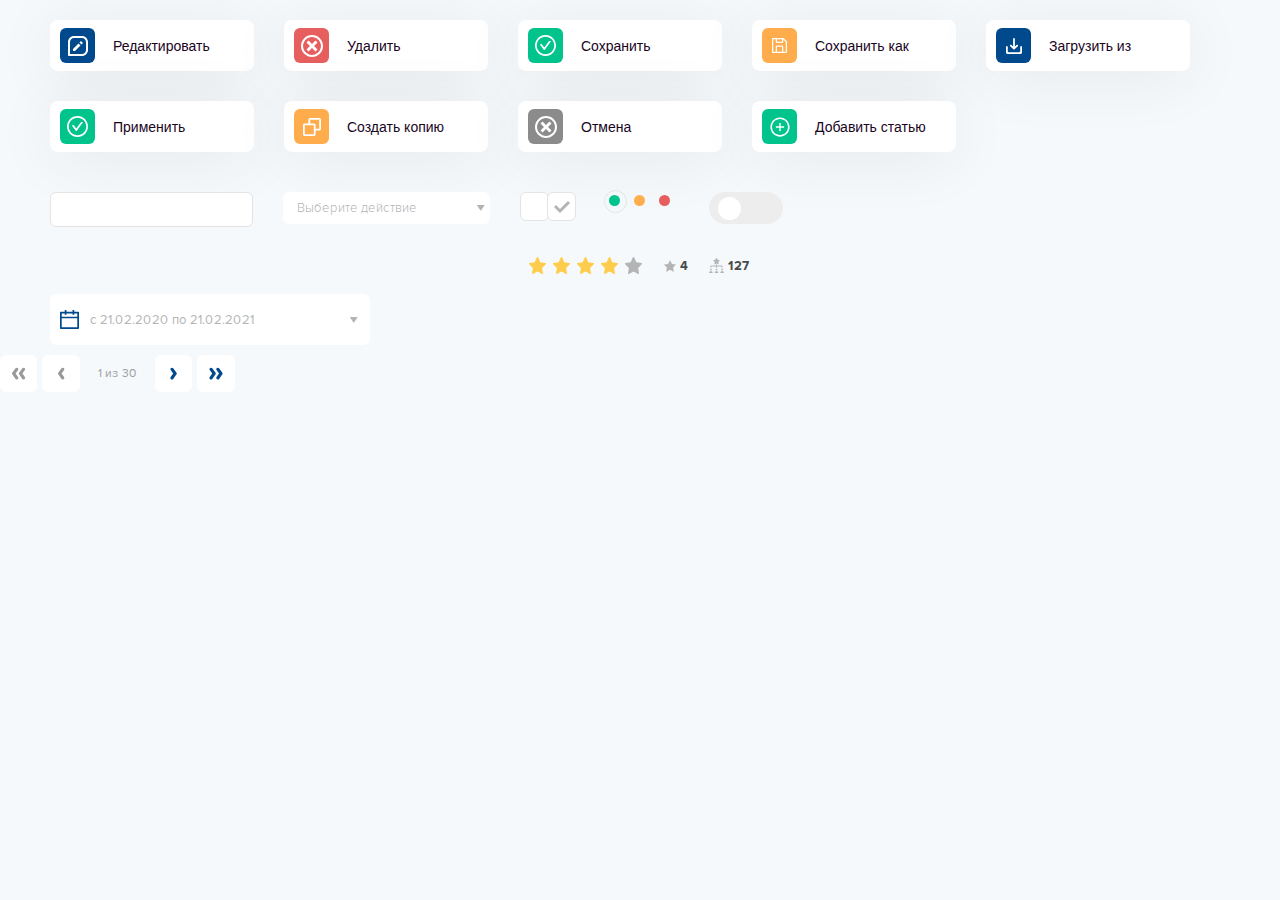
<file: ux.html>
<!DOCTYPE html>
<html lang="en">

<head>
    <meta charset="UTF-8">
    <meta http-equiv="X-UA-Compatible" content="IE=edge">
    <meta name="viewport" content="width=device-width, initial-scale=1.0">
    <title>UX</title>
    <link rel="stylesheet" href="css/nice-select.css">
    <link rel="stylesheet" href="css/datepicker.css">
    <link rel="stylesheet" href="https://cdn.jsdelivr.net/npm/bootstrap@4.6.0/dist/css/bootstrap.min.css" integrity="sha384-B0vP5xmATw1+K9KRQjQERJvTumQW0nPEzvF6L/Z6nronJ3oUOFUFpCjEUQouq2+l" crossorigin="anonymous">
    <link rel="stylesheet" href="css/style.css">
</head>

<body>
    <div class="buttons">
        <button class="edit-btn custom-btn">
            <i>
                <svg width="20" height="20" viewBox="0 0 20 20" fill="none" xmlns="http://www.w3.org/2000/svg">
                    <path d="M14 0H6C2.691 0 0 2.691 0 6V19C0 19.2652 0.105357 19.5196 0.292893 19.7071C0.48043 19.8946 0.734784 20 1 20H14C17.309 20 20 17.309 20 14V6C20 2.691 17.309 0 14 0ZM18 14C18 16.206 16.206 18 14 18H2V6C2 3.794 3.794 2 6 2H14C16.206 2 18 3.794 18 6V14Z" fill="white"/>
                    <path d="M5 12.9868V14.9858H6.999L12.528 9.46382L10.53 7.46582L5 12.9868Z" fill="white"/>
                    <path d="M13.4707 8.522L11.4727 6.522L12.9957 5L14.9957 6.999L13.4707 8.522Z" fill="white"/>
                </svg>
            </i>
            <span>Редактировать</span>
        </button>
        <button class="delete-btn custom-btn">
            <i>
                <svg width="22" height="22" viewBox="0 0 22 22" fill="none" xmlns="http://www.w3.org/2000/svg">
                    <path d="M11 0C8.08262 0 5.28473 1.15893 3.22183 3.22183C1.15893 5.28473 0 8.08262 0 11C0 13.9174 1.15893 16.7153 3.22183 18.7782C5.28473 20.8411 8.08262 22 11 22C13.9174 22 16.7153 20.8411 18.7782 18.7782C20.8411 16.7153 22 13.9174 22 11C22 8.08262 20.8411 5.28473 18.7782 3.22183C16.7153 1.15893 13.9174 0 11 0V0ZM11 19.9375C8.62963 19.9375 6.35634 18.9959 4.68023 17.3198C3.00413 15.6437 2.0625 13.3704 2.0625 11C2.0625 8.62963 3.00413 6.35634 4.68023 4.68023C6.35634 3.00413 8.62963 2.0625 11 2.0625C13.3704 2.0625 15.6437 3.00413 17.3198 4.68023C18.9959 6.35634 19.9375 8.62963 19.9375 11C19.9375 13.3704 18.9959 15.6437 17.3198 17.3198C15.6437 18.9959 13.3704 19.9375 11 19.9375Z" fill="#FFFFFF"/>
                    <path d="M14.4375 5.5L11 8.9375L7.5625 5.5L5.5 7.5625L8.9375 11L5.5 14.4375L7.5625 16.5L11 13.0625L14.4375 16.5L16.5 14.4375L13.0625 11L16.5 7.5625L14.4375 5.5Z" fill="#FFFFFF"/>
                </svg>
            </i>
            <span>Удалить</span>
        </button>
        <button class="save-btn custom-btn">
            <i>
                <svg width="21" height="21" viewBox="0 0 21 21" fill="none" xmlns="http://www.w3.org/2000/svg">
                    <path d="M15.7751 6H14.4522C14.1645 6 13.8909 6.13869 13.7217 6.37644L9.28767 12.5467L7.2794 9.75024C7.11017 9.51532 6.83939 9.37381 6.54887 9.37381H5.22601C5.04267 9.37381 4.93548 9.58325 5.04267 9.73326L8.55714 14.6241C8.64016 14.7404 8.74961 14.8352 8.87641 14.9005C9.00321 14.9659 9.14371 15 9.28626 15C9.42882 15 9.56932 14.9659 9.69612 14.9005C9.82292 14.8352 9.93237 14.7404 10.0154 14.6241L15.9556 6.35946C16.0656 6.20945 15.9584 6 15.7751 6Z" fill="white"/>
                    <path d="M10.5 0C4.70156 0 0 4.70156 0 10.5C0 16.2984 4.70156 21 10.5 21C16.2984 21 21 16.2984 21 10.5C21 4.70156 16.2984 0 10.5 0ZM10.5 19.2188C5.68594 19.2188 1.78125 15.3141 1.78125 10.5C1.78125 5.68594 5.68594 1.78125 10.5 1.78125C15.3141 1.78125 19.2188 5.68594 19.2188 10.5C19.2188 15.3141 15.3141 19.2188 10.5 19.2188Z" fill="white"/>
                </svg>
            </i>
            <span>Сохранить</span>
        </button>
        <button class="save-as-btn custom-btn">
            <i>
                <svg width="15" height="15" viewBox="0 0 15 15" fill="none" xmlns="http://www.w3.org/2000/svg">
                    <path d="M14.8187 3.30626L11.6937 0.18126C11.6353 0.123334 11.5661 0.0775062 11.4899 0.0464034C11.4138 0.0153005 11.3322 -0.000465111 11.25 1.04464e-05H1.25C0.918479 1.04464e-05 0.600537 0.131706 0.366116 0.366127C0.131696 0.600547 0 0.918489 0 1.25001V13.75C0 14.0815 0.131696 14.3995 0.366116 14.6339C0.600537 14.8683 0.918479 15 1.25 15H13.75C14.0815 15 14.3995 14.8683 14.6339 14.6339C14.8683 14.3995 15 14.0815 15 13.75V3.75001C15.0005 3.66775 14.9847 3.58621 14.9536 3.51007C14.9225 3.43392 14.8767 3.36466 14.8187 3.30626ZM5 1.25001H9.99999V3.75001H5V1.25001ZM9.99999 13.75H5V8.75H9.99999V13.75ZM11.25 13.75V8.75C11.25 8.41848 11.1183 8.10054 10.8839 7.86612C10.6495 7.6317 10.3315 7.50001 9.99999 7.50001H5C4.66848 7.50001 4.35053 7.6317 4.11611 7.86612C3.88169 8.10054 3.75 8.41848 3.75 8.75V13.75H1.25V1.25001H3.75V3.75001C3.75 4.08153 3.88169 4.39947 4.11611 4.63389C4.35053 4.86831 4.66848 5.00001 5 5.00001H9.99999C10.3315 5.00001 10.6495 4.86831 10.8839 4.63389C11.1183 4.39947 11.25 4.08153 11.25 3.75001V1.50626L13.75 4.00626V13.75H11.25Z" fill="#FFFFFF"/>
                </svg>
            </i>
            <span>Сохранить как</span>
        </button>
        <button class="download-btn custom-btn">
            <i>
                <svg width="16" height="16" viewBox="0 0 16 16" fill="none" xmlns="http://www.w3.org/2000/svg">
                    <path d="M14.2222 8.88889V13.3333C14.2222 13.8222 13.8222 14.2222 13.3333 14.2222H2.66667C2.17778 14.2222 1.77778 13.8222 1.77778 13.3333V8.88889C1.77778 8.4 1.37778 8 0.888889 8C0.4 8 0 8.4 0 8.88889V14.2222C0 15.2 0.8 16 1.77778 16H14.2222C15.2 16 16 15.2 16 14.2222V8.88889C16 8.4 15.6 8 15.1111 8C14.6222 8 14.2222 8.4 14.2222 8.88889ZM8.88889 8.59556L10.56 6.92444C10.6423 6.84215 10.74 6.77687 10.8475 6.73233C10.955 6.68779 11.0703 6.66487 11.1867 6.66487C11.303 6.66487 11.4183 6.68779 11.5258 6.73233C11.6333 6.77687 11.731 6.84215 11.8133 6.92444C11.8956 7.00674 11.9609 7.10444 12.0054 7.21196C12.05 7.31949 12.0729 7.43473 12.0729 7.55111C12.0729 7.66749 12.05 7.78274 12.0054 7.89026C11.9609 7.99778 11.8956 8.09548 11.8133 8.17778L8.62222 11.3689C8.53999 11.4513 8.44231 11.5167 8.33478 11.5613C8.22725 11.6059 8.11197 11.6288 7.99556 11.6288C7.87914 11.6288 7.76387 11.6059 7.65633 11.5613C7.5488 11.5167 7.45112 11.4513 7.36889 11.3689L4.17778 8.17778C4.01158 8.01158 3.9182 7.78616 3.9182 7.55111C3.9182 7.31607 4.01158 7.09065 4.17778 6.92444C4.34398 6.75824 4.5694 6.66487 4.80444 6.66487C5.03949 6.66487 5.26491 6.75824 5.43111 6.92444L7.11111 8.59556V0.888889C7.11111 0.4 7.51111 0 8 0C8.48889 0 8.88889 0.4 8.88889 0.888889V8.59556Z" fill="white"/>
                </svg>
            </i>
            <span>Загрузить из</span>
        </button>
        <button class="apply-btn custom-btn">
            <i>
                <svg width="21" height="21" viewBox="0 0 21 21" fill="none" xmlns="http://www.w3.org/2000/svg">
                    <path d="M15.7751 6H14.4522C14.1645 6 13.8909 6.13869 13.7217 6.37644L9.28767 12.5467L7.2794 9.75024C7.11017 9.51532 6.83939 9.37381 6.54887 9.37381H5.22601C5.04267 9.37381 4.93548 9.58325 5.04267 9.73326L8.55714 14.6241C8.64016 14.7404 8.74961 14.8352 8.87641 14.9005C9.00321 14.9659 9.14371 15 9.28626 15C9.42882 15 9.56932 14.9659 9.69612 14.9005C9.82292 14.8352 9.93237 14.7404 10.0154 14.6241L15.9556 6.35946C16.0656 6.20945 15.9584 6 15.7751 6Z" fill="white"/>
                    <path d="M10.5 0C4.70156 0 0 4.70156 0 10.5C0 16.2984 4.70156 21 10.5 21C16.2984 21 21 16.2984 21 10.5C21 4.70156 16.2984 0 10.5 0ZM10.5 19.2188C5.68594 19.2188 1.78125 15.3141 1.78125 10.5C1.78125 5.68594 5.68594 1.78125 10.5 1.78125C15.3141 1.78125 19.2188 5.68594 19.2188 10.5C19.2188 15.3141 15.3141 19.2188 10.5 19.2188Z" fill="white"/>
                </svg>
            </i>
            <span>Применить</span>
        </button>
        <button class="copy-btn custom-btn">
            <i>
                <svg width="18" height="18" viewBox="0 0 18 18" fill="none" xmlns="http://www.w3.org/2000/svg">
                    <path d="M16.2 0H7.2C6.2073 0 5.4 0.8073 5.4 1.8V5.4H1.8C0.8073 5.4 0 6.2073 0 7.2V16.2C0 17.1927 0.8073 18 1.8 18H10.8C11.7927 18 12.6 17.1927 12.6 16.2V12.6H16.2C17.1927 12.6 18 11.7927 18 10.8V1.8C18 0.8073 17.1927 0 16.2 0ZM1.8 16.2V7.2H10.8L10.8018 16.2H1.8ZM16.2 10.8H12.6V7.2C12.6 6.2073 11.7927 5.4 10.8 5.4H7.2V1.8H16.2V10.8Z" fill="white"/>
                </svg>
            </i>
            <span>Создать копию</span>
        </button>
        <button class="cancel-btn custom-btn">
            <i>
                <svg width="22" height="22" viewBox="0 0 22 22" fill="none" xmlns="http://www.w3.org/2000/svg">
                    <path d="M11 0C8.08262 0 5.28473 1.15893 3.22183 3.22183C1.15893 5.28473 0 8.08262 0 11C0 13.9174 1.15893 16.7153 3.22183 18.7782C5.28473 20.8411 8.08262 22 11 22C13.9174 22 16.7153 20.8411 18.7782 18.7782C20.8411 16.7153 22 13.9174 22 11C22 8.08262 20.8411 5.28473 18.7782 3.22183C16.7153 1.15893 13.9174 0 11 0V0ZM11 19.9375C8.62963 19.9375 6.35634 18.9959 4.68023 17.3198C3.00413 15.6437 2.0625 13.3704 2.0625 11C2.0625 8.62963 3.00413 6.35634 4.68023 4.68023C6.35634 3.00413 8.62963 2.0625 11 2.0625C13.3704 2.0625 15.6437 3.00413 17.3198 4.68023C18.9959 6.35634 19.9375 8.62963 19.9375 11C19.9375 13.3704 18.9959 15.6437 17.3198 17.3198C15.6437 18.9959 13.3704 19.9375 11 19.9375Z" fill="#FFFFFF"/>
                    <path d="M14.4375 5.5L11 8.9375L7.5625 5.5L5.5 7.5625L8.9375 11L5.5 14.4375L7.5625 16.5L11 13.0625L14.4375 16.5L16.5 14.4375L13.0625 11L16.5 7.5625L14.4375 5.5Z" fill="#FFFFFF"/>
                </svg>
            </i>
            <span>Отмена</span>
        </button>
        <button class="add-btn custom-btn">
            <i>
                <svg width="22" height="22" viewBox="0 0 12 12" fill="none" xmlns="http://www.w3.org/2000/svg">
                    <path d="M8.15625 5.625H6.375V3.84375C6.375 3.79219 6.33281 3.75 6.28125 3.75H5.71875C5.66719 3.75 5.625 3.79219 5.625 3.84375V5.625H3.84375C3.79219 5.625 3.75 5.66719 3.75 5.71875V6.28125C3.75 6.33281 3.79219 6.375 3.84375 6.375H5.625V8.15625C5.625 8.20781 5.66719 8.25 5.71875 8.25H6.28125C6.33281 8.25 6.375 8.20781 6.375 8.15625V6.375H8.15625C8.20781 6.375 8.25 6.33281 8.25 6.28125V5.71875C8.25 5.66719 8.20781 5.625 8.15625 5.625Z" fill="white"/>
                    <path d="M6 0.75C3.10078 0.75 0.75 3.10078 0.75 6C0.75 8.89922 3.10078 11.25 6 11.25C8.89922 11.25 11.25 8.89922 11.25 6C11.25 3.10078 8.89922 0.75 6 0.75ZM6 10.3594C3.59297 10.3594 1.64062 8.40703 1.64062 6C1.64062 3.59297 3.59297 1.64062 6 1.64062C8.40703 1.64062 10.3594 3.59297 10.3594 6C10.3594 8.40703 8.40703 10.3594 6 10.3594Z" fill="white"/>
                </svg>
            </i>
            <span>Добавить статью</span>
        </button>
    </div>

    <div class="inputs">
        <input type="text">
        <div class="select-block">
            <select class="select">
                <option disabled selected value="">Выберите действие</option>
                <option value="действие 1">действие 1</option>
                <option value="действие 2">действие 2</option>
                <option value="действие 3">действие 3</option>
            </select>
        </div>
        <!-- <input type='text' class="datepicker-here" /> -->
        <div class="check">
            <input type='checkbox' class="checkbox" id='c' />
            <label for='c'>
            </label>
            <input type='checkbox' class="checkbox" checked id='c2' />
            <label for='c2'>
            </label>
        </div>
        <div class="radio">
            <input type='radio' checked class='orange-radio' id='r' name='r' />
            <label for='r'>
            </label>
            <input type='radio' class='orange-radio' id='r2' name='r' />
            <label for='r2'>
            </label>
            <input type='radio' class='red-radio' id='r3' name='r' />
            <label for='r3'>
            </label>
        </div>
        <div class="switch-block">
            <input type="checkbox" id="toggle" class="toggle" />
            <label for="toggle" class="switch"></label>
        </div>
    </div>

    <div class="block">
        <div class="rating-block">
            <div class="rating">
                <svg class="rating__item" width="17" height="17" viewBox="0 0 17 17" fill="none" xmlns="http://www.w3.org/2000/svg">
                    <path d="M16.4505 5.98618L11.3543 5.21059L9.07611 0.374144C9.01388 0.241725 8.91152 0.134529 8.78506 0.0693701C8.46793 -0.0945772 8.08254 0.0420455 7.92397 0.374144L5.64581 5.21059L0.549539 5.98618C0.409035 6.0072 0.280575 6.07656 0.182222 6.18166C0.0633192 6.30964 -0.00220171 6.48181 5.64944e-05 6.66035C0.0023147 6.83888 0.0721672 7.00918 0.194265 7.13381L3.88148 10.8983L3.01036 16.214C2.98993 16.3376 3.003 16.4648 3.04808 16.5811C3.09316 16.6973 3.16845 16.7981 3.26541 16.8718C3.36237 16.9456 3.47713 16.9894 3.59666 16.9983C3.7162 17.0072 3.83573 16.9809 3.9417 16.9223L8.50004 14.4127L13.0584 16.9223C13.1828 16.9917 13.3273 17.0148 13.4658 16.9896C13.8151 16.9265 14.0499 16.5797 13.9897 16.214L13.1186 10.8983L16.8058 7.13381C16.9062 7.03082 16.9724 6.8963 16.9925 6.74917C17.0467 6.38134 16.8018 6.04083 16.4505 5.98618Z" fill="#FFCD4D"/>
                </svg>
                <svg class="rating__item" width="17" height="17" viewBox="0 0 17 17" fill="none" xmlns="http://www.w3.org/2000/svg">
                    <path d="M16.4505 5.98618L11.3543 5.21059L9.07611 0.374144C9.01388 0.241725 8.91152 0.134529 8.78506 0.0693701C8.46793 -0.0945772 8.08254 0.0420455 7.92397 0.374144L5.64581 5.21059L0.549539 5.98618C0.409035 6.0072 0.280575 6.07656 0.182222 6.18166C0.0633192 6.30964 -0.00220171 6.48181 5.64944e-05 6.66035C0.0023147 6.83888 0.0721672 7.00918 0.194265 7.13381L3.88148 10.8983L3.01036 16.214C2.98993 16.3376 3.003 16.4648 3.04808 16.5811C3.09316 16.6973 3.16845 16.7981 3.26541 16.8718C3.36237 16.9456 3.47713 16.9894 3.59666 16.9983C3.7162 17.0072 3.83573 16.9809 3.9417 16.9223L8.50004 14.4127L13.0584 16.9223C13.1828 16.9917 13.3273 17.0148 13.4658 16.9896C13.8151 16.9265 14.0499 16.5797 13.9897 16.214L13.1186 10.8983L16.8058 7.13381C16.9062 7.03082 16.9724 6.8963 16.9925 6.74917C17.0467 6.38134 16.8018 6.04083 16.4505 5.98618Z" fill="#FFCD4D"/>
                </svg>
                <svg class="rating__item" width="17" height="17" viewBox="0 0 17 17" fill="none" xmlns="http://www.w3.org/2000/svg">
                    <path d="M16.4505 5.98618L11.3543 5.21059L9.07611 0.374144C9.01388 0.241725 8.91152 0.134529 8.78506 0.0693701C8.46793 -0.0945772 8.08254 0.0420455 7.92397 0.374144L5.64581 5.21059L0.549539 5.98618C0.409035 6.0072 0.280575 6.07656 0.182222 6.18166C0.0633192 6.30964 -0.00220171 6.48181 5.64944e-05 6.66035C0.0023147 6.83888 0.0721672 7.00918 0.194265 7.13381L3.88148 10.8983L3.01036 16.214C2.98993 16.3376 3.003 16.4648 3.04808 16.5811C3.09316 16.6973 3.16845 16.7981 3.26541 16.8718C3.36237 16.9456 3.47713 16.9894 3.59666 16.9983C3.7162 17.0072 3.83573 16.9809 3.9417 16.9223L8.50004 14.4127L13.0584 16.9223C13.1828 16.9917 13.3273 17.0148 13.4658 16.9896C13.8151 16.9265 14.0499 16.5797 13.9897 16.214L13.1186 10.8983L16.8058 7.13381C16.9062 7.03082 16.9724 6.8963 16.9925 6.74917C17.0467 6.38134 16.8018 6.04083 16.4505 5.98618Z" fill="#FFCD4D"/>
                </svg>
                <svg class="rating__item" width="17" height="17" viewBox="0 0 17 17" fill="none" xmlns="http://www.w3.org/2000/svg">
                    <path d="M16.4505 5.98618L11.3543 5.21059L9.07611 0.374144C9.01388 0.241725 8.91152 0.134529 8.78506 0.0693701C8.46793 -0.0945772 8.08254 0.0420455 7.92397 0.374144L5.64581 5.21059L0.549539 5.98618C0.409035 6.0072 0.280575 6.07656 0.182222 6.18166C0.0633192 6.30964 -0.00220171 6.48181 5.64944e-05 6.66035C0.0023147 6.83888 0.0721672 7.00918 0.194265 7.13381L3.88148 10.8983L3.01036 16.214C2.98993 16.3376 3.003 16.4648 3.04808 16.5811C3.09316 16.6973 3.16845 16.7981 3.26541 16.8718C3.36237 16.9456 3.47713 16.9894 3.59666 16.9983C3.7162 17.0072 3.83573 16.9809 3.9417 16.9223L8.50004 14.4127L13.0584 16.9223C13.1828 16.9917 13.3273 17.0148 13.4658 16.9896C13.8151 16.9265 14.0499 16.5797 13.9897 16.214L13.1186 10.8983L16.8058 7.13381C16.9062 7.03082 16.9724 6.8963 16.9925 6.74917C17.0467 6.38134 16.8018 6.04083 16.4505 5.98618Z" fill="#FFCD4D"/>
                </svg>
                <svg width="17" height="17" viewBox="0 0 17 17" fill="none" xmlns="http://www.w3.org/2000/svg">
                    <path d="M16.4505 5.98618L11.3543 5.21059L9.07611 0.374144C9.01388 0.241725 8.91152 0.134529 8.78506 0.0693701C8.46793 -0.0945772 8.08254 0.0420455 7.92397 0.374144L5.64581 5.21059L0.549539 5.98618C0.409035 6.0072 0.280575 6.07656 0.182222 6.18166C0.0633192 6.30964 -0.00220171 6.48181 5.64944e-05 6.66035C0.0023147 6.83888 0.0721672 7.00918 0.194265 7.13381L3.88148 10.8983L3.01036 16.214C2.98993 16.3376 3.003 16.4648 3.04808 16.5811C3.09316 16.6973 3.16845 16.7981 3.26541 16.8718C3.36237 16.9456 3.47713 16.9894 3.59666 16.9983C3.7162 17.0072 3.83573 16.9809 3.9417 16.9223L8.50004 14.4127L13.0584 16.9223C13.1828 16.9917 13.3273 17.0148 13.4658 16.9896C13.8151 16.9265 14.0499 16.5797 13.9897 16.214L13.1186 10.8983L16.8058 7.13381C16.9062 7.03082 16.9724 6.8963 16.9925 6.74917C17.0467 6.38134 16.8018 6.04083 16.4505 5.98618Z" fill="#B4B4B4"/>
                </svg>
            </div>
            <div class="rating-num">
                <svg width="12" height="12" viewBox="0 0 12 12" fill="none" xmlns="http://www.w3.org/2000/svg">
                    <path d="M11.9894 4.63497C11.9641 4.55721 11.8969 4.5005 11.8159 4.48869L7.93022 3.92399L6.19252 0.403059C6.15643 0.329599 6.08168 0.283203 6.00006 0.283203C5.91844 0.283203 5.84348 0.329599 5.8076 0.403059L4.06969 3.92421L0.184033 4.48891C0.103055 4.50072 0.0360388 4.55721 0.0104781 4.63518C-0.0146531 4.71272 0.00618214 4.79821 0.0648214 4.85513L2.87671 7.59593L2.21278 11.4661C2.19903 11.5467 2.23211 11.6281 2.29805 11.6762C2.36443 11.7247 2.45228 11.731 2.52423 11.6925L6.00006 9.86546L9.47546 11.6925C9.50682 11.7091 9.5414 11.7172 9.57556 11.7172C9.62002 11.7172 9.66427 11.7035 9.70185 11.6762C9.76801 11.6281 9.80109 11.5467 9.78713 11.4661L9.12341 7.59614L11.9353 4.85513C11.9937 4.79778 12.0148 4.71251 11.9894 4.63497Z" fill="#B4B4B4"/>
                </svg>
                <span>4</span>
            </div>
            <div class="rating-group">
                <img src="img/group-star.svg" alt="">
                <span>127</span>
            </div>
        </div>

    </div>
    <div class="block">
        <div class="datapicker">
            <div class="datapicker__show">
                <img src="img/calendar.svg" alt="">
                <span>с 21.02.2020 </span>&#160;по&#160;
                <span> 21.02.2021</span>
            </div>
            <div class="datapicker__hidden">
                <div class="datapicker__hidden-nav">
                    <select class="select select-month">
                        <option value="Январь">Январь</option>
                        <option selected value="Февраль">Февраль</option>
                        <option value="Март">Март</option>
                        <option value="Апрель">Апрель</option>
                        <option value="Май">Май</option>
                        <option value="Июнь">Июнь</option>
                        <option value="Июль">Июль</option>
                        <option value="Август">Август</option>
                        <option value="Сентябрь">Сентябрь</option>
                        <option value="Октябрь">Октябрь</option>
                        <option value="Ноябрь">Ноябрь</option>
                        <option value="Декабрь">Декабрь</option>
                    </select>
                    <select class="select select-year">
                        <option selected value="2020">2020</option>
                        <option value="2021">2021</option>
                        <option value="2022">2022</option>
                        <option value="2023">2023</option>
                        <option value="2024">2024</option>
                        <option value="2025">2025</option>
                        <option value="2026">2026</option>
                        <option value="2027">2027</option>
                        <option value="2028">2028</option>
                        <option value="2029">2029</option>
                        <option value="2030">2030</option>
                        <option value="2031">2031</option>
                        <option value="2032">2032</option>
                    </select>
                </div>
                <div class="datapicker__days-top">
                    <div>Пн</div>
                    <div>Вт</div>
                    <div>Ср</div>
                    <div>Чт</div>
                    <div>Пт</div>
                    <div>Сб</div>
                    <div>Вс</div>
                </div>
                <div class="datapicker__days">
                    <div class="datapicker__day datapicker__day--disabled">28</div>
                    <div class="datapicker__day datapicker__day--disabled">29</div>
                    <div class="datapicker__day datapicker__day--disabled">30</div>
                    <div class="datapicker__day datapicker__day--disabled">31</div>
                    <div class="datapicker__day">1</div>
                    <div class="datapicker__day">2</div>
                    <div class="datapicker__day datapicker__day--weekend">3</div>
                    <div class="datapicker__day">4</div>
                    <div class="datapicker__day">5</div>
                    <div class="datapicker__day">6</div>
                    <div class="datapicker__day">7</div>
                    <div class="datapicker__day">8</div>
                    <div class="datapicker__day">9</div>
                    <div class="datapicker__day datapicker__day--weekend">10</div>
                    <div class="datapicker__day">11</div>
                    <div class="datapicker__day">12</div>
                    <div class="datapicker__day">13</div>
                    <div class="datapicker__day">14</div>
                    <div class="datapicker__day">15</div>
                    <div class="datapicker__day">16</div>
                    <div class="datapicker__day datapicker__day--weekend">17</div>
                    <div class="datapicker__day">18</div>
                    <div class="datapicker__day">19</div>
                    <div class="datapicker__day">20</div>
                    <div class="datapicker__day datapicker__day--from">21</div>
                    <div class="datapicker__day">22</div>
                    <div class="datapicker__day datapicker__day--to">23</div>
                    <div class="datapicker__day datapicker__day--weekend">24</div>
                    <div class="datapicker__day">25</div>
                    <div class="datapicker__day">26</div>
                    <div class="datapicker__day">27</div>
                    <div class="datapicker__day">28</div>
                    <div class="datapicker__day">29</div>
                    <div class="datapicker__day">30</div>
                    <div class="datapicker__day datapicker__day--disabled datapicker__day--weekend">1</div>
                </div>
            </div>
        </div>
    </div>

    <div class="pagination">
        <button class="pagination__btn pagination__btn--disabled">
            <svg width="15" height="13" viewBox="0 0 15 13" fill="none" xmlns="http://www.w3.org/2000/svg">
                <path d="M1.089 7.08982L4.53102 11.9035C4.82069 12.3125 5.28929 12.5596 5.79196 12.5596C7.06142 12.5596 7.79413 11.1282 7.06142 10.0973L4.5651 6.59567L7.06142 3.09401C7.80264 2.06311 7.06142 0.631772 5.79196 0.631772C5.28929 0.631772 4.81218 0.878848 4.5225 1.2878L1.08048 6.10152C0.876002 6.39971 0.876002 6.79163 1.089 7.08982Z" fill="#00498D"/>
                <path d="M7.90443 7.08982L11.3379 11.9035C11.6361 12.3125 12.1047 12.5596 12.6074 12.5596C13.8768 12.5596 14.6181 11.1282 13.8768 10.0973L11.3805 6.59567L13.8768 3.09401C14.6181 2.06311 13.8768 0.631772 12.6074 0.631772C12.1047 0.631772 11.6276 0.878848 11.3379 1.2878L7.89591 6.10152C7.69143 6.39971 7.69143 6.79163 7.90443 7.08982Z" fill="#00498D"/>
            </svg>
        </button>
        <button class="pagination__btn pagination__btn--disabled">
            <svg width="8" height="13" viewBox="0 0 8 13" fill="none" xmlns="http://www.w3.org/2000/svg">
                <path d="M1.09583 7.08982L4.53786 11.9035C4.82753 12.3125 5.29612 12.5596 5.79879 12.5596C7.06825 12.5596 7.80096 11.1282 7.06825 10.0973L4.57194 6.59567L7.06825 3.09401C7.80948 2.06311 7.06825 0.631772 5.79879 0.631772C5.29612 0.631772 4.81901 0.878848 4.52934 1.2878L1.08731 6.10152C0.882838 6.39971 0.882838 6.79163 1.09583 7.08982Z" fill="#00498D"/>
            </svg>
        </button>
        <span>1 из 30</span>
        <button class="pagination__btn">
            <svg width="7" height="13" viewBox="0 0 7 13" fill="none" xmlns="http://www.w3.org/2000/svg">
                <path d="M6.66393 6.10146L3.22191 1.28774C2.93224 0.87879 2.46364 0.631714 1.96097 0.631714C0.691513 0.631714 -0.0411954 2.06305 0.691512 3.09395L3.18783 6.59561L0.691512 10.0973C-0.0497153 11.1282 0.691513 12.5595 1.96097 12.5595C2.46364 12.5595 2.94075 12.3124 3.23043 11.9035L6.67245 7.08976C6.87693 6.79157 6.87693 6.39966 6.66393 6.10146Z" fill="#00498D"/>
            </svg>
        </button>
        <button class="pagination__btn">
            <svg width="14" height="13" viewBox="0 0 14 13" fill="none" xmlns="http://www.w3.org/2000/svg">
                <path d="M13.5223 6.10146L10.0803 1.28774C9.79063 0.87879 9.32204 0.631714 8.81937 0.631714C7.54991 0.631714 6.8172 2.06305 7.54991 3.09395L10.0462 6.59561L7.54991 10.0973C6.80868 11.1282 7.54991 12.5595 8.81937 12.5595C9.32204 12.5595 9.79915 12.3124 10.0888 11.9035L13.5308 7.08976C13.7353 6.79157 13.7353 6.39966 13.5223 6.10146Z" fill="#00498D"/>
                <path d="M6.7069 6.10146L3.2734 1.28774C2.9752 0.87879 2.50661 0.631714 2.00394 0.631714C0.734481 0.631714 -0.00674638 2.06305 0.734481 3.09395L3.2308 6.59561L0.734481 10.0973C-0.00674638 11.1282 0.734481 12.5595 2.00394 12.5595C2.50661 12.5595 2.98372 12.3124 3.2734 11.9035L6.71542 7.08976C6.9199 6.79157 6.9199 6.39966 6.7069 6.10146Z" fill="#00498D"/>
            </svg>
        </button>
    </div>




    <script src="js/jquery-1.11.3.min.js"></script>
    <script src="js/bootstrap.min.js"></script>
    <script src="js/jquery.mCustomScrollbar.concat.min.js"></script>
    <script src="js/jquery.nice-select.min.js"></script>
    <script src="js/datapicker.js"></script>
    <script src="js/index.js"></script>
</body>


</html>
</file>
<file: css/nice-select.css>
.nice-select {
  -webkit-tap-highlight-color: transparent;
  background-color: #fff;
  border-radius: 5px;
  border: solid 1px #e8e8e8;
  -webkit-box-sizing: border-box;
  box-sizing: border-box;
  cursor: pointer;
  display: block;
  float: left;
  font-family: inherit;
  font-size: 14px;
  font-weight: normal;
  height: 42px;
  line-height: 40px;
  outline: none;
  padding-left: 18px;
  padding-right: 30px;
  position: relative;
  text-align: left !important;
  -webkit-transition: all 0.2s ease-in-out;
  transition: all 0.2s ease-in-out;
  -webkit-user-select: none;
     -moz-user-select: none;
      -ms-user-select: none;
          user-select: none;
  white-space: nowrap;
  width: auto;
  background: #ffffff !important;
  padding: 0 10px;
  font-size: 13px;
  color: #212121;
  height: 22px;
  line-height: 22px;
  background: #ffffff !important;
  border: 1px solid #e0e0e0;
  width: 142px;
  font-weight: 300;
}
.ncatlist .ncatfilterselect .nice-select, .cartselect.nice-select{
  width: 100%;
}
.shoplist .shoplist-menu .nice-select{
  width: 380px;
    height: 52px;
    border: 1px solid #e0e0e0;
    border-radius: 3px;
    line-height: 52px;
    padding: 0 15px;
    color: #cccccc;
}
.shoplist .shoplist-menu .nice-select:after{
    background: url(../images/seldropblack.png) no-repeat;
    content: "";
    position: absolute;
    z-index: 1;
    right: 15px;
    top: 50%;
    width: 13px;
    height: 13px;
    display: block;
    margin-top: -7px;
    -webkit-transform: rotate(0deg);
    transform: rotate(0deg);
}
.shoplist .shoplist-menu .nice-select.open:after {
    -webkit-transform: rotate(-180deg);
    transform: rotate(-180deg); }
  .nice-select:hover {
    border-color: #dbdbdb; }
  .nice-select:active, .nice-select.open, .nice-select:focus {
    border-color: #999; }
  .nice-select:after {
        content: "";
    position: absolute;
    z-index: 7;
    top: 2px;
    right: 10px;
    width: 8px;
    height: 16px;
    cursor: pointer;
    -webkit-transform: rotate(-90deg);
    transform: rotate(-90deg);
    -webkit-transition: all 0.3s;
    transition: all 0.3s;
    background-size: 4px auto; }
  .nice-select.open:after {
    -webkit-transform: rotate(-270deg);
            transform: rotate(-270deg); }
  .nice-select.open .list {
    opacity: 1;
    pointer-events: auto;
    -webkit-transform: scale(1) translateY(0);
            transform: scale(1) translateY(0); }
  .nice-select.disabled {
    border-color: #ededed;
    color: #999;
    pointer-events: none; }
    .nice-select.disabled:after {
      border-color: #cccccc; }
  .nice-select.wide {
    width: 100%; }
    .nice-select.wide .list {
      left: 0 !important;
      right: 0 !important; }
  .nice-select.right {
    float: right; }
    .nice-select.right .list {
      left: auto;
      right: 0; }
  .nice-select.small {
    font-size: 12px;
    height: 36px;
    line-height: 34px; }
    .nice-select.small:after {
      height: 4px;
      width: 4px; }
    .nice-select.small .option {
      line-height: 34px;
      min-height: 34px; }
  .nice-select .list {
    background-color: #fff;
    border-radius: 5px;
    -webkit-box-shadow: 0 0 0 1px rgba(68, 68, 68, 0.11);
    box-shadow: 0 0 0 1px rgba(68, 68, 68, 0.11);
    -webkit-box-sizing: border-box;
    box-sizing: border-box;
    margin-top: 4px;
    opacity: 0;
    overflow: hidden;
    padding: 0;
    pointer-events: none;
    position: absolute;
    top: 100%;
    left: 0;
    width: 100%;
    -webkit-transition: all 0.2s cubic-bezier(0.5, 0, 0, 1.25), opacity 0.15s ease-out;
    transition: all 0.2s cubic-bezier(0.5, 0, 0, 1.25), opacity 0.15s ease-out;
    z-index: 9; }
    .nice-select .list:hover .option:not(:hover) {
      background-color: transparent !important; }
  .nice-select .option {
    cursor: pointer;
    font-weight: 400;
    list-style: none;
    outline: none;
    padding-left: 18px;
    padding-right: 29px;
    padding: 6px 10px;
    font-size: 12px;
    line-height: 1;
    border-top: 1px dotted #e0e0e0;
    text-align: left;
    -webkit-transition: all 0.2s;
    transition: all 0.2s; }
    .nice-select .option:hover, .nice-select .option.focus, .nice-select .option.selected.focus {
      background-color: #f6f6f6; }
    .nice-select .option.selected {
      font-weight: bold; width: 100%;}
    .nice-select .option.disabled {
      background-color: transparent;
      cursor: default; }

.no-csspointerevents .nice-select .list {
  display: none; }

.no-csspointerevents .nice-select.open .list {
  display: block; }

.cartFormBuy .nice-select,.cartFormBuy .cartselect{
  height: 40px;
  line-height: 40px;
  margin-bottom: 30px;
}
.cartFormBuy .nice-select:after{
  top: 12px;
}
.cartwrap .cartFormWrap .cartFormBuy .tabcart .cartselect.mt20 .nice-select{
  height: 40px;
  line-height: 40px;
  margin-bottom: 30px;
}
.cartwrap .cartFormWrap .cartFormBuy .tabcart .cartselect.mt20 .nice-select:after{
  top: 12px;
}
</file>
<file: css/datepicker.css>
.datepicker--cell-day.-other-month-,
.datepicker--cell-year.-other-decade- {
    color: #dedede;
}

.datepicker--cell-day.-other-month-:hover,
.datepicker--cell-year.-other-decade-:hover {
    color: #c5c5c5;
}

.-disabled-.-focus-.datepicker--cell-day.-other-month-,
.-disabled-.-focus-.datepicker--cell-year.-other-decade- {
    color: #dedede;
}

.-selected-.datepicker--cell-day.-other-month-,
.-selected-.datepicker--cell-year.-other-decade- {
    color: #fff;
    background: #a2ddf6;
}

.-selected-.-focus-.datepicker--cell-day.-other-month-,
.-selected-.-focus-.datepicker--cell-year.-other-decade- {
    background: #8ad5f4;
}

.-in-range-.datepicker--cell-day.-other-month-,
.-in-range-.datepicker--cell-year.-other-decade- {
    background-color: rgba(92, 196, 239, 0.1);
    color: #cccccc;
}

.-in-range-.-focus-.datepicker--cell-day.-other-month-,
.-in-range-.-focus-.datepicker--cell-year.-other-decade- {
    background-color: rgba(92, 196, 239, 0.2);
}

.datepicker--cell-day.-other-month-:empty,
.datepicker--cell-year.-other-decade-:empty {
    background: none;
    border: none;
}


/* -------------------------------------------------
      Datepicker cells
     ------------------------------------------------- */

.datepicker--cells {
    display: -webkit-flex;
    display: -ms-flexbox;
    display: flex;
    -webkit-flex-wrap: wrap;
    -ms-flex-wrap: wrap;
    flex-wrap: wrap;
}

.datepicker--cell {
    border-radius: 4px;
    box-sizing: border-box;
    cursor: pointer;
    display: -webkit-flex;
    display: -ms-flexbox;
    display: flex;
    position: relative;
    -webkit-align-items: center;
    -ms-flex-align: center;
    align-items: center;
    -webkit-justify-content: center;
    -ms-flex-pack: center;
    justify-content: center;
    height: 32px;
    z-index: 1;
}

.datepicker--cell.-focus- {
    background: #f0f0f0;
}

.datepicker--cell.-current- {
    color: #4EB5E6;
}

.datepicker--cell.-current-.-focus- {
    color: #4a4a4a;
}

.datepicker--cell.-current-.-in-range- {
    color: #4EB5E6;
}

.datepicker--cell.-in-range- {
    background: rgba(92, 196, 239, 0.1);
    color: #4a4a4a;
    border-radius: 0;
}

.datepicker--cell.-in-range-.-focus- {
    background-color: rgba(92, 196, 239, 0.2);
}

.datepicker--cell.-disabled- {
    cursor: default;
    color: #aeaeae;
}

.datepicker--cell.-disabled-.-focus- {
    color: #aeaeae;
}

.datepicker--cell.-disabled-.-in-range- {
    color: #a1a1a1;
}

.datepicker--cell.-disabled-.-current-.-focus- {
    color: #aeaeae;
}

.datepicker--cell.-range-from- {
    border: 1px solid rgba(92, 196, 239, 0.5);
    background-color: rgba(92, 196, 239, 0.1);
    border-radius: 4px 0 0 4px;
}

.datepicker--cell.-range-to- {
    border: 1px solid rgba(92, 196, 239, 0.5);
    background-color: rgba(92, 196, 239, 0.1);
    border-radius: 0 4px 4px 0;
}

.datepicker--cell.-range-from-.-range-to- {
    border-radius: 4px;
}

.datepicker--cell.-selected- {
    color: #fff;
    border: none;
    background: #5cc4ef;
}

.datepicker--cell.-selected-.-current- {
    color: #fff;
    background: #5cc4ef;
}

.datepicker--cell.-selected-.-focus- {
    background: #45bced;
}

.datepicker--cell:empty {
    cursor: default;
}

.datepicker--days-names {
    display: -webkit-flex;
    display: -ms-flexbox;
    display: flex;
    -webkit-flex-wrap: wrap;
    -ms-flex-wrap: wrap;
    flex-wrap: wrap;
    margin: 8px 0 3px;
}

.datepicker--day-name {
    color: #FF9A19;
    display: -webkit-flex;
    display: -ms-flexbox;
    display: flex;
    -webkit-align-items: center;
    -ms-flex-align: center;
    align-items: center;
    -webkit-justify-content: center;
    -ms-flex-pack: center;
    justify-content: center;
    -webkit-flex: 1;
    -ms-flex: 1;
    flex: 1;
    text-align: center;
    text-transform: uppercase;
    font-size: .8em;
}

.datepicker--cell-day {
    width: 14.28571%;
}

.datepicker--cells-months {
    height: 170px;
}

.datepicker--cell-month {
    width: 33.33%;
    height: 25%;
}

.datepicker--years {
    height: 170px;
}

.datepicker--cells-years {
    height: 170px;
}

.datepicker--cell-year {
    width: 25%;
    height: 33.33%;
}

.datepicker--cell-day.-other-month-,
.datepicker--cell-year.-other-decade- {
    color: #dedede;
}

.datepicker--cell-day.-other-month-:hover,
.datepicker--cell-year.-other-decade-:hover {
    color: #c5c5c5;
}

.-disabled-.-focus-.datepicker--cell-day.-other-month-,
.-disabled-.-focus-.datepicker--cell-year.-other-decade- {
    color: #dedede;
}

.-selected-.datepicker--cell-day.-other-month-,
.-selected-.datepicker--cell-year.-other-decade- {
    color: #fff;
    background: #a2ddf6;
}

.-selected-.-focus-.datepicker--cell-day.-other-month-,
.-selected-.-focus-.datepicker--cell-year.-other-decade- {
    background: #8ad5f4;
}

.-in-range-.datepicker--cell-day.-other-month-,
.-in-range-.datepicker--cell-year.-other-decade- {
    background-color: rgba(92, 196, 239, 0.1);
    color: #cccccc;
}

.-in-range-.-focus-.datepicker--cell-day.-other-month-,
.-in-range-.-focus-.datepicker--cell-year.-other-decade- {
    background-color: rgba(92, 196, 239, 0.2);
}

.datepicker--cell-day.-other-month-:empty,
.datepicker--cell-year.-other-decade-:empty {
    background: none;
    border: none;
}


/* -------------------------------------------------
      Datepicker
     ------------------------------------------------- */

.datepickers-container {
    position: absolute;
    left: 0;
    top: 0;
}

@media print {
    .datepickers-container {
        display: none;
    }
}

.datepicker {
    background: #fff;
    border: 1px solid #dbdbdb;
    box-shadow: 0 4px 12px rgba(0, 0, 0, 0.15);
    border-radius: 4px;
    box-sizing: content-box;
    font-family: Tahoma, sans-serif;
    font-size: 14px;
    color: #4a4a4a;
    width: 250px;
    position: absolute;
    left: -100000px;
    opacity: 0;
    transition: opacity 0.3s ease, left 0s 0.3s, -webkit-transform 0.3s ease;
    transition: opacity 0.3s ease, transform 0.3s ease, left 0s 0.3s;
    transition: opacity 0.3s ease, transform 0.3s ease, left 0s 0.3s, -webkit-transform 0.3s ease;
    z-index: 100;
}

.datepicker.-from-top- {
    -webkit-transform: translateY(-8px);
    transform: translateY(-8px);
}

.datepicker.-from-right- {
    -webkit-transform: translateX(8px);
    transform: translateX(8px);
}

.datepicker.-from-bottom- {
    -webkit-transform: translateY(8px);
    transform: translateY(8px);
}

.datepicker.-from-left- {
    -webkit-transform: translateX(-8px);
    transform: translateX(-8px);
}

.datepicker.active {
    opacity: 1;
    -webkit-transform: translate(0);
    transform: translate(0);
    transition: opacity 0.3s ease, left 0s 0s, -webkit-transform 0.3s ease;
    transition: opacity 0.3s ease, transform 0.3s ease, left 0s 0s;
    transition: opacity 0.3s ease, transform 0.3s ease, left 0s 0s, -webkit-transform 0.3s ease;
}

.datepicker-inline .datepicker {
    border-color: #d7d7d7;
    box-shadow: none;
    position: static;
    left: auto;
    right: auto;
    opacity: 1;
    -webkit-transform: none;
    transform: none;
}

.datepicker-inline .datepicker--pointer {
    display: none;
}

.datepicker--content {
    box-sizing: content-box;
    padding: 4px;
}

.-only-timepicker- .datepicker--content {
    display: none;
}

.datepicker--pointer {
    position: absolute;
    background: #fff;
    border-top: 1px solid #dbdbdb;
    border-right: 1px solid #dbdbdb;
    width: 10px;
    height: 10px;
    z-index: -1;
}

.-top-left- .datepicker--pointer,
.-top-center- .datepicker--pointer,
.-top-right- .datepicker--pointer {
    top: calc(100% - 4px);
    -webkit-transform: rotate(135deg);
    transform: rotate(135deg);
}

.-right-top- .datepicker--pointer,
.-right-center- .datepicker--pointer,
.-right-bottom- .datepicker--pointer {
    right: calc(100% - 4px);
    -webkit-transform: rotate(225deg);
    transform: rotate(225deg);
}

.-bottom-left- .datepicker--pointer,
.-bottom-center- .datepicker--pointer,
.-bottom-right- .datepicker--pointer {
    bottom: calc(100% - 4px);
    -webkit-transform: rotate(315deg);
    transform: rotate(315deg);
}

.-left-top- .datepicker--pointer,
.-left-center- .datepicker--pointer,
.-left-bottom- .datepicker--pointer {
    left: calc(100% - 4px);
    -webkit-transform: rotate(45deg);
    transform: rotate(45deg);
}

.-top-left- .datepicker--pointer,
.-bottom-left- .datepicker--pointer {
    left: 10px;
}

.-top-right- .datepicker--pointer,
.-bottom-right- .datepicker--pointer {
    right: 10px;
}

.-top-center- .datepicker--pointer,
.-bottom-center- .datepicker--pointer {
    left: calc(50% - 10px / 2);
}

.-left-top- .datepicker--pointer,
.-right-top- .datepicker--pointer {
    top: 10px;
}

.-left-bottom- .datepicker--pointer,
.-right-bottom- .datepicker--pointer {
    bottom: 10px;
}

.-left-center- .datepicker--pointer,
.-right-center- .datepicker--pointer {
    top: calc(50% - 10px / 2);
}

.datepicker--body {
    display: none;
}

.datepicker--body.active {
    display: block;
}

.datepicker--cell-day.-other-month-,
.datepicker--cell-year.-other-decade- {
    color: #dedede;
}

.datepicker--cell-day.-other-month-:hover,
.datepicker--cell-year.-other-decade-:hover {
    color: #c5c5c5;
}

.-disabled-.-focus-.datepicker--cell-day.-other-month-,
.-disabled-.-focus-.datepicker--cell-year.-other-decade- {
    color: #dedede;
}

.-selected-.datepicker--cell-day.-other-month-,
.-selected-.datepicker--cell-year.-other-decade- {
    color: #fff;
    background: #a2ddf6;
}

.-selected-.-focus-.datepicker--cell-day.-other-month-,
.-selected-.-focus-.datepicker--cell-year.-other-decade- {
    background: #8ad5f4;
}

.-in-range-.datepicker--cell-day.-other-month-,
.-in-range-.datepicker--cell-year.-other-decade- {
    background-color: rgba(92, 196, 239, 0.1);
    color: #cccccc;
}

.-in-range-.-focus-.datepicker--cell-day.-other-month-,
.-in-range-.-focus-.datepicker--cell-year.-other-decade- {
    background-color: rgba(92, 196, 239, 0.2);
}

.datepicker--cell-day.-other-month-:empty,
.datepicker--cell-year.-other-decade-:empty {
    background: none;
    border: none;
}


/* -------------------------------------------------
      Navigation
     ------------------------------------------------- */

.datepicker--nav {
    display: -webkit-flex;
    display: -ms-flexbox;
    display: flex;
    -webkit-justify-content: space-between;
    -ms-flex-pack: justify;
    justify-content: space-between;
    border-bottom: 1px solid #efefef;
    min-height: 32px;
    padding: 4px;
}

.-only-timepicker- .datepicker--nav {
    display: none;
}

.datepicker--nav-title,
.datepicker--nav-action {
    display: -webkit-flex;
    display: -ms-flexbox;
    display: flex;
    cursor: pointer;
    -webkit-align-items: center;
    -ms-flex-align: center;
    align-items: center;
    -webkit-justify-content: center;
    -ms-flex-pack: center;
    justify-content: center;
}

.datepicker--nav-action {
    width: 32px;
    border-radius: 4px;
    -webkit-user-select: none;
    -moz-user-select: none;
    -ms-user-select: none;
    user-select: none;
}

.datepicker--nav-action:hover {
    background: #f0f0f0;
}

.datepicker--nav-action.-disabled- {
    visibility: hidden;
}

.datepicker--nav-action svg {
    width: 32px;
    height: 32px;
}

.datepicker--nav-action path {
    fill: none;
    stroke: #9c9c9c;
    stroke-width: 2px;
}

.datepicker--nav-title {
    border-radius: 4px;
    padding: 0 8px;
}

.datepicker--nav-title i {
    font-style: normal;
    color: #9c9c9c;
    margin-left: 5px;
}

.datepicker--nav-title:hover {
    background: #f0f0f0;
}

.datepicker--nav-title.-disabled- {
    cursor: default;
    background: none;
}

.datepicker--buttons {
    display: -webkit-flex;
    display: -ms-flexbox;
    display: flex;
    padding: 4px;
    border-top: 1px solid #efefef;
}

.datepicker--button {
    color: #4EB5E6;
    cursor: pointer;
    border-radius: 4px;
    -webkit-flex: 1;
    -ms-flex: 1;
    flex: 1;
    display: -webkit-inline-flex;
    display: -ms-inline-flexbox;
    display: inline-flex;
    -webkit-justify-content: center;
    -ms-flex-pack: center;
    justify-content: center;
    -webkit-align-items: center;
    -ms-flex-align: center;
    align-items: center;
    height: 32px;
}

.datepicker--button:hover {
    color: #4a4a4a;
    background: #f0f0f0;
}

.datepicker--cell-day.-other-month-,
.datepicker--cell-year.-other-decade- {
    color: #dedede;
}

.datepicker--cell-day.-other-month-:hover,
.datepicker--cell-year.-other-decade-:hover {
    color: #c5c5c5;
}

.-disabled-.-focus-.datepicker--cell-day.-other-month-,
.-disabled-.-focus-.datepicker--cell-year.-other-decade- {
    color: #dedede;
}

.-selected-.datepicker--cell-day.-other-month-,
.-selected-.datepicker--cell-year.-other-decade- {
    color: #fff;
    background: #a2ddf6;
}

.-selected-.-focus-.datepicker--cell-day.-other-month-,
.-selected-.-focus-.datepicker--cell-year.-other-decade- {
    background: #8ad5f4;
}

.-in-range-.datepicker--cell-day.-other-month-,
.-in-range-.datepicker--cell-year.-other-decade- {
    background-color: rgba(92, 196, 239, 0.1);
    color: #cccccc;
}

.-in-range-.-focus-.datepicker--cell-day.-other-month-,
.-in-range-.-focus-.datepicker--cell-year.-other-decade- {
    background-color: rgba(92, 196, 239, 0.2);
}

.datepicker--cell-day.-other-month-:empty,
.datepicker--cell-year.-other-decade-:empty {
    background: none;
    border: none;
}


/* -------------------------------------------------
      Timepicker
     ------------------------------------------------- */

.datepicker--time {
    border-top: 1px solid #efefef;
    display: -webkit-flex;
    display: -ms-flexbox;
    display: flex;
    -webkit-align-items: center;
    -ms-flex-align: center;
    align-items: center;
    padding: 4px;
    position: relative;
}

.datepicker--time.-am-pm- .datepicker--time-sliders {
    -webkit-flex: 0 1 138px;
    -ms-flex: 0 1 138px;
    flex: 0 1 138px;
    max-width: 138px;
}

.-only-timepicker- .datepicker--time {
    border-top: none;
}

.datepicker--time-sliders {
    -webkit-flex: 0 1 153px;
    -ms-flex: 0 1 153px;
    flex: 0 1 153px;
    margin-right: 10px;
    max-width: 153px;
}

.datepicker--time-label {
    display: none;
    font-size: 12px;
}

.datepicker--time-current {
    display: -webkit-flex;
    display: -ms-flexbox;
    display: flex;
    -webkit-align-items: center;
    -ms-flex-align: center;
    align-items: center;
    -webkit-flex: 1;
    -ms-flex: 1;
    flex: 1;
    font-size: 14px;
    text-align: center;
    margin: 0 0 0 10px;
}

.datepicker--time-current-colon {
    margin: 0 2px 3px;
    line-height: 1;
}

.datepicker--time-current-hours,
.datepicker--time-current-minutes {
    line-height: 1;
    font-size: 19px;
    font-family: "Century Gothic", CenturyGothic, AppleGothic, sans-serif;
    position: relative;
    z-index: 1;
}

.datepicker--time-current-hours:after,
.datepicker--time-current-minutes:after {
    content: '';
    background: #f0f0f0;
    border-radius: 4px;
    position: absolute;
    left: -2px;
    top: -3px;
    right: -2px;
    bottom: -2px;
    z-index: -1;
    opacity: 0;
}

.datepicker--time-current-hours.-focus-:after,
.datepicker--time-current-minutes.-focus-:after {
    opacity: 1;
}

.datepicker--time-current-ampm {
    text-transform: uppercase;
    -webkit-align-self: flex-end;
    -ms-flex-item-align: end;
    align-self: flex-end;
    color: #9c9c9c;
    margin-left: 6px;
    font-size: 11px;
    margin-bottom: 1px;
}

.datepicker--time-row {
    display: -webkit-flex;
    display: -ms-flexbox;
    display: flex;
    -webkit-align-items: center;
    -ms-flex-align: center;
    align-items: center;
    font-size: 11px;
    height: 17px;
    background: linear-gradient(to right, #dedede, #dedede) left 50%/100% 1px no-repeat;
}

.datepicker--time-row:first-child {
    margin-bottom: 4px;
}

.datepicker--time-row input[type='range'] {
    background: none;
    cursor: pointer;
    -webkit-flex: 1;
    -ms-flex: 1;
    flex: 1;
    height: 100%;
    padding: 0;
    margin: 0;
    -webkit-appearance: none;
}

.datepicker--time-row input[type='range']::-webkit-slider-thumb {
    -webkit-appearance: none;
}

.datepicker--time-row input[type='range']::-ms-tooltip {
    display: none;
}

.datepicker--time-row input[type='range']:hover::-webkit-slider-thumb {
    border-color: #b8b8b8;
}

.datepicker--time-row input[type='range']:hover::-moz-range-thumb {
    border-color: #b8b8b8;
}

.datepicker--time-row input[type='range']:hover::-ms-thumb {
    border-color: #b8b8b8;
}

.datepicker--time-row input[type='range']:focus {
    outline: none;
}

.datepicker--time-row input[type='range']:focus::-webkit-slider-thumb {
    background: #5cc4ef;
    border-color: #5cc4ef;
}

.datepicker--time-row input[type='range']:focus::-moz-range-thumb {
    background: #5cc4ef;
    border-color: #5cc4ef;
}

.datepicker--time-row input[type='range']:focus::-ms-thumb {
    background: #5cc4ef;
    border-color: #5cc4ef;
}

.datepicker--time-row input[type='range']::-webkit-slider-thumb {
    box-sizing: border-box;
    height: 12px;
    width: 12px;
    border-radius: 3px;
    border: 1px solid #dedede;
    background: #fff;
    cursor: pointer;
    transition: background .2s;
}

.datepicker--time-row input[type='range']::-moz-range-thumb {
    box-sizing: border-box;
    height: 12px;
    width: 12px;
    border-radius: 3px;
    border: 1px solid #dedede;
    background: #fff;
    cursor: pointer;
    transition: background .2s;
}

.datepicker--time-row input[type='range']::-ms-thumb {
    box-sizing: border-box;
    height: 12px;
    width: 12px;
    border-radius: 3px;
    border: 1px solid #dedede;
    background: #fff;
    cursor: pointer;
    transition: background .2s;
}

.datepicker--time-row input[type='range']::-webkit-slider-thumb {
    margin-top: -6px;
}

.datepicker--time-row input[type='range']::-webkit-slider-runnable-track {
    border: none;
    height: 1px;
    cursor: pointer;
    color: transparent;
    background: transparent;
}

.datepicker--time-row input[type='range']::-moz-range-track {
    border: none;
    height: 1px;
    cursor: pointer;
    color: transparent;
    background: transparent;
}

.datepicker--time-row input[type='range']::-ms-track {
    border: none;
    height: 1px;
    cursor: pointer;
    color: transparent;
    background: transparent;
}

.datepicker--time-row input[type='range']::-ms-fill-lower {
    background: transparent;
}

.datepicker--time-row input[type='range']::-ms-fill-upper {
    background: transparent;
}

.datepicker--time-row span {
    padding: 0 12px;
}

.datepicker--time-icon {
    color: #9c9c9c;
    border: 1px solid;
    border-radius: 50%;
    font-size: 16px;
    position: relative;
    margin: 0 5px -1px 0;
    width: 1em;
    height: 1em;
}

.datepicker--time-icon:after,
.datepicker--time-icon:before {
    content: '';
    background: currentColor;
    position: absolute;
}

.datepicker--time-icon:after {
    height: .4em;
    width: 1px;
    left: calc(50% - 1px);
    top: calc(50% + 1px);
    -webkit-transform: translateY(-100%);
    transform: translateY(-100%);
}

.datepicker--time-icon:before {
    width: .4em;
    height: 1px;
    top: calc(50% + 1px);
    left: calc(50% - 1px);
}

.datepicker--cell-day.-other-month-,
.datepicker--cell-year.-other-decade- {
    color: #dedede;
}

.datepicker--cell-day.-other-month-:hover,
.datepicker--cell-year.-other-decade-:hover {
    color: #c5c5c5;
}

.-disabled-.-focus-.datepicker--cell-day.-other-month-,
.-disabled-.-focus-.datepicker--cell-year.-other-decade- {
    color: #dedede;
}

.-selected-.datepicker--cell-day.-other-month-,
.-selected-.datepicker--cell-year.-other-decade- {
    color: #fff;
    background: #a2ddf6;
}

.-selected-.-focus-.datepicker--cell-day.-other-month-,
.-selected-.-focus-.datepicker--cell-year.-other-decade- {
    background: #8ad5f4;
}

.-in-range-.datepicker--cell-day.-other-month-,
.-in-range-.datepicker--cell-year.-other-decade- {
    background-color: rgba(92, 196, 239, 0.1);
    color: #cccccc;
}

.-in-range-.-focus-.datepicker--cell-day.-other-month-,
.-in-range-.-focus-.datepicker--cell-year.-other-decade- {
    background-color: rgba(92, 196, 239, 0.2);
}

.datepicker--cell-day.-other-month-:empty,
.datepicker--cell-year.-other-decade-:empty {
    background: none;
    border: none;
}
</file>
<file: css/style.css>
@charset "UTF-8";
.buttons {
  display: flex;
  gap: 30px;
  padding: 20px 50px;
  flex-wrap: wrap;
}

.custom-btn {
  background: #FFFFFF;
  box-shadow: 0px 7px 64px rgba(0, 0, 0, 0.07);
  border-radius: 8px;
  width: 204px;
  height: 51px;
  display: flex;
  padding: 0 10px;
}
.custom-btn i {
  border-radius: 6px;
  width: 35px;
  height: 35px;
  display: flex;
  justify-content: center;
  align-items: center;
  margin-right: 18px;
}
.custom-btn span {
  font-size: 14px;
  line-height: 20px;
  color: #1A051D;
}
.custom-btn:hover i {
  background-color: #fff;
}
.custom-btn:hover span {
  color: #fff;
}

.edit-btn i,
.download-btn i {
  background: #00498D;
}
.edit-btn:hover,
.download-btn:hover {
  background: #00498D;
}
.edit-btn:hover path,
.download-btn:hover path {
  fill: #00498D;
}

.delete-btn i {
  background: #E75E5E;
}
.delete-btn:hover {
  background: #E75E5E;
}
.delete-btn:hover path {
  fill: #E75E5E;
}

.save-btn i,
.apply-btn i,
.add-btn i {
  background: #00C48C;
}
.save-btn:hover,
.apply-btn:hover,
.add-btn:hover {
  background: #00C48C;
}
.save-btn:hover path,
.apply-btn:hover path,
.add-btn:hover path {
  fill: #00C48C;
}

.save-as-btn i,
.copy-btn i {
  background: #FFAD4C;
}
.save-as-btn:hover,
.copy-btn:hover {
  background: #FFAD4C;
}
.save-as-btn:hover path,
.copy-btn:hover path {
  fill: #FFAD4C;
}

.cancel-btn i {
  background: #8B8B8B;
}
.cancel-btn:hover {
  background: #8B8B8B;
}
.cancel-btn:hover path {
  fill: #8B8B8B;
}

.blue-btn {
  background-color: #00498D;
  color: #fff;
}
.blue-btn:hover {
  background-color: #003c74 !important;
  color: #fff;
}
.blue-btn:active {
  background-color: #002f5a !important;
  color: #fff;
}
.blue-btn:focus {
  box-shadow: 0px 0px 0px 4px #9BCFFD;
  background-color: #00498D;
}

.green-btn {
  background-color: #00C48C;
  color: #fff;
}
.green-btn:hover {
  background-color: #00ab7a !important;
  color: #fff;
}
.green-btn:active {
  background-color: #009168 !important;
  color: #fff;
}
.green-btn:focus {
  box-shadow: 0px 0px 0px 4px #9BCFFD;
  background-color: #00C48C;
}

.inputs {
  padding: 20px 50px;
  display: flex;
  gap: 30px;
}

input {
  background: #FFFFFF;
  border: 1px solid #E4E4E4;
  border-radius: 6px;
  font-size: 14px;
  line-height: 17px;
  padding: 6px 10px;
  color: #494A4A;
}
input::placeholder {
  color: #E4E4E4;
}

.nice-select {
  background: #FFFFFF;
  border-radius: 6px;
  height: 32px;
  border: none;
  width: 207px;
  font-size: 13px;
  line-height: 16px;
  color: #B4B4B4;
  padding: 0;
}
.nice-select > span {
  display: flex;
  align-items: center;
  width: 100%;
  height: 100%;
  padding: 0 14px;
  background-image: url(../img/select-arrow.svg);
  background-repeat: no-repeat;
  background-position: right 5px center;
}
.nice-select .list {
  background: #FFFFFF;
  border-radius: 6px;
  border: none;
  box-shadow: none;
  margin-top: 7px;
  padding: 17px 0;
}
.nice-select .option {
  border: none;
  font-size: 13px;
  line-height: 16px;
  color: #B4B4B4;
  height: 24px;
  padding: 0 14px;
  background-color: #fff !important;
  display: flex;
  align-items: center;
}
.nice-select .option.disabled {
  display: none;
}
.nice-select .option.selected {
  color: #494A4A;
}
.nice-select .option:hover {
  color: #494A4A;
}

.checkbox + label {
  position: relative;
  padding: 0 0 0 27px;
  cursor: pointer;
  font-size: 14px;
  font-weight: 400;
  color: #242424;
}

.checkbox + label:after {
  content: '';
  position: absolute;
  top: 0px;
  left: 0px;
  width: 27px;
  height: 27px;
  background: #FFFFFF;
  border: 1px solid #E4E4E4;
  border-radius: 6px;
  transition: all .3s;
}

.checkbox:checked + label:after {
  background-image: url(../img/select.svg);
  background-size: 16px auto;
  background-repeat: no-repeat;
  background-position: center;
}

input[type='radio'] {
  position: absolute;
  z-index: -1;
  opacity: 0;
  margin: 10px 0 0 20px;
}

input[type='radio'] + label {
  position: relative;
  padding: 0 0 0 25px;
  cursor: pointer;
}

input[type='radio'] + label:after {
  content: '';
  position: absolute;
  top: 0px;
  left: 0px;
  width: 21px;
  height: 21px;
  transition: .3s;
}

input[type='radio'] + label:before {
  content: '';
  position: absolute;
  top: 5px;
  left: 5px;
  width: 11px;
  height: 11px;
  transition: .3s;
  border-radius: 50%;
}

input[type='radio'].orange-radio + label:before {
  background: #FFAD4D;
}

input[type='radio'].red-radio + label:before {
  background: #E75E5E;
}

input[type='radio']:checked + label:before {
  background: #00C48C !important;
}

input[type='radio']:checked + label:after {
  border: 1px solid #E4E4E4;
  border-radius: 50%;
}

.switch {
  position: relative;
  display: inline-block;
  width: 74px;
  height: 32px;
  margin-bottom: 0;
  background: #EDEDED;
  border-radius: 20px;
  transition: all 0.3s;
  cursor: pointer;
}

.switch::after {
  content: '';
  position: absolute;
  width: 23px;
  height: 23px;
  border-radius: 50%;
  background-color: white;
  top: 4.5px;
  left: 9px;
  transition: all 0.3s;
}

.toggle:checked + .switch::after {
  left: 42px;
}

.toggle:checked + .switch {
  background: #00C48C;
}

.toggle {
  display: none;
}

.rating {
  display: flex;
  gap: 7px;
}
.rating-block {
  display: flex;
  align-items: center;
  justify-content: center;
}
.rating-num {
  margin-left: 22px;
  display: flex;
  align-items: center;
}
.rating-num span {
  margin-left: 4px;
  font-weight: bold;
  font-size: 13px;
  line-height: 16px;
  color: #494A4A;
}
.rating-group {
  display: flex;
  align-items: center;
  margin-left: 20px;
}
.rating-group span {
  margin-left: 4px;
  font-weight: bold;
  font-size: 13px;
  line-height: 16px;
  color: #494A4A;
}
.rating-group img {
  width: 15px;
}

.block {
  padding: 10px 50px;
}

.datapicker {
  position: relative;
  width: 320px;
  z-index: 10;
}
.datapicker__show {
  background-color: #FFFFFF;
  border-radius: 6px;
  height: 51px;
  display: flex;
  align-items: center;
  padding: 0 10px;
  font-size: 13px;
  line-height: 16px;
  color: #B4B4B4;
  background-image: url(../img/select-arrow.svg);
  background-repeat: no-repeat;
  background-position: right 12.5px center;
  cursor: pointer;
}
.datapicker__show img {
  margin-right: 11px;
}
.datapicker__show--active {
  background-image: none;
  pointer-events: none;
}
.datapicker__show--active ~ .datapicker__hidden {
  display: block;
}
.datapicker__hidden {
  position: absolute;
  margin-top: 6px;
  width: 100%;
  padding: 10px 16px;
  background: #FFFFFF;
  box-shadow: 0px 7px 64px rgba(0, 0, 0, 0.07);
  border-radius: 6px;
  display: none;
}
.datapicker__hidden-nav {
  display: flex;
  justify-content: center;
  align-items: center;
}
.datapicker__days {
  display: grid;
  grid-template-columns: 1fr 1fr 1fr 1fr 1fr 1fr 1fr;
  gap: 10.7px;
}
.datapicker__days-top {
  margin-bottom: 16px;
  display: grid;
  grid-template-columns: 1fr 1fr 1fr 1fr 1fr 1fr 1fr;
  margin-top: 11px;
  padding-bottom: 8px;
  border-bottom: 1px dashed #ECEBED;
}
.datapicker__days-top div {
  color: #D0C9D6;
  font-size: 12px;
  line-height: 16px;
  text-align: center;
}
.datapicker__day {
  height: 32px;
  display: flex;
  align-items: center;
  justify-content: center;
  border-radius: 50%;
  font-size: 12px;
  line-height: 16px;
  color: #3F3356;
  cursor: pointer;
}
.datapicker__day--from {
  background: #00498D;
  color: #fff;
  pointer-events: none;
}
.datapicker__day--to {
  background: #9CB9D5;
  color: #fff;
  pointer-events: none;
}
.datapicker__day--weekend {
  color: #FFA26B;
}
.datapicker__day--weekend.datapicker__day--disabled {
  color: #FFE8DA;
}
.datapicker__day--disabled {
  color: #ECEBED;
  pointer-events: none;
}

.select-month,
.select-year {
  width: 90px;
  background-color: transparent !important;
  font-size: 15px;
  line-height: 20px;
  color: #1A051D;
  margin: 0 12px;
  height: 24px;
}
.select-month span,
.select-year span {
  background-color: transparent;
  padding: 0;
  background-image: unset;
  position: relative;
  color: #1A051D;
}
.select-month span:after,
.select-year span:after {
  content: '';
  position: absolute;
  z-index: 1;
  background-color: #FFFFFF;
  width: 24px;
  height: 24px;
  box-shadow: 0px 7px 20px rgba(0, 0, 0, 0.07);
  border-radius: 6px;
  right: 0;
  top: 50%;
  transform: translateY(-50%);
  background-image: url(../img/arrow-bottom.svg);
  background-repeat: no-repeat;
  background-position: center;
}

.select-year {
  width: 75px;
  background-color: transparent;
}

.pagination {
  display: flex;
  gap: 5px;
}
.pagination__btn {
  background: #FFFFFF;
  border-radius: 6px;
  width: 37.49px;
  height: 37.49px;
  display: flex;
  align-items: center;
  justify-content: center;
}
.pagination__btn:hover {
  background: #00498D;
}
.pagination__btn:hover path {
  fill: #FFFFFF;
}
.pagination__btn--disabled {
  pointer-events: none;
}
.pagination__btn--disabled path {
  fill: #999999;
}
.pagination span {
  width: 65px;
  font-size: 12px;
  line-height: 15px;
  color: #9F9F9F;
  display: flex;
  justify-content: center;
  align-items: center;
}

@font-face {
  font-family: "Proxima Nova";
  src: url(../fonts/ProximaNova-Bold.ttf);
  font-weight: 700;
  font-style: normal;
}
@font-face {
  font-family: "Proxima Nova";
  src: url(../fonts/ProximaNova-BoldIt.ttf);
  font-weight: 700;
  font-style: italic;
}
@font-face {
  font-family: "Proxima Nova";
  src: url(../fonts/ProximaNova-Semibold.ttf);
  font-weight: 600;
  font-style: normal;
}
@font-face {
  font-family: "Proxima Nova";
  src: url(../fonts/ProximaNova-SemiboldIt.ttf);
  font-weight: 600;
  font-style: italic;
}
@font-face {
  font-family: "Proxima Nova";
  src: url(../fonts/ProximaNova-Regular.ttf);
  font-weight: 400;
  font-style: normal;
}
@font-face {
  font-family: "Proxima Nova";
  src: url(../fonts/ProximaNova-RegularIt.ttf);
  font-weight: 400;
  font-style: italic;
}
@font-face {
  font-family: "Proxima Nova";
  src: url(../fonts/ProximaNova-Light.ttf);
  font-weight: 300;
  font-style: normal;
}
@font-face {
  font-family: "Proxima Nova";
  src: url(../fonts/ProximaNova-LightIt.ttf);
  font-weight: 300;
  font-style: italic;
}
* {
  margin: 0;
  padding: 0;
  box-sizing: border-box;
}

body,
div,
p,
h1,
h2,
h3,
h4,
h5,
ul,
li,
a,
form,
label {
  margin: 0;
  padding: 0;
  border: 0;
  text-decoration: none;
  line-height: 1;
}

button,
input,
textarea {
  outline: none !important;
  font-family: 'IBM Plex Sans', sans-serif !important;
}

input[type=text]:focus,
input[type=file]:focus,
input[type=checkbox]:focus,
input[type=radio]:focus,
input:active {
  outline: none !important;
}

/*css оформление скроллбара*/
div.catalog-table-content::-webkit-scrollbar {
  -webkit-appearance: none;
  height: 7px;
}

div.catalog-table-content::-webkit-scrollbar-thumb {
  border-radius: 8px;
  background-color: rgba(0, 0, 0, 0.5);
  -webkit-box-shadow: 0 0 1px rgba(255, 255, 255, 0.5);
}

::-webkit-input-placeholder {
  color: #222;
}

::-moz-placeholder {
  color: #222;
}

/* Firefox 19+ */
:-moz-placeholder {
  color: #222;
}

/* Firefox 18- */
:-ms-input-placeholder {
  color: #222;
}

.transit {
  /* Safari */
  transition: all 0.4s;
}

input::-webkit-outer-spin-button,
input::-webkit-inner-spin-button {
  -webkit-appearance: none;
  margin: 0;
}

input[type=number] {
  -moz-appearance: textfield;
}

input {
  font-family: "Proxima Nova";
}

body {
  font-family: "Proxima Nova";
  font-weight: 400;
  background-color: #F5F9FB;
}

h1,
h2,
h3,
h4,
h5,
h6,
p,
img {
  margin: 0;
  padding: 0;
}

a {
  color: inherit;
  text-decoration: none;
  transition: 0.4s;
}
a:hover {
  text-decoration: none !important;
}
a:focus {
  text-decoration: none !important;
}

button {
  cursor: pointer;
  border: none;
  outline: none;
  box-sizing: border-box;
  transition: 0.3s;
  display: flex;
  align-items: center;
  background-color: transparent;
}

ul,
li {
  margin: 0;
  padding: 0;
  list-style: none;
}

i {
  line-height: 100%;
}

svg {
  transition: all .3s;
}
svg path {
  transition: all .3s;
}

input[type='checkbox'] {
  position: absolute;
  z-index: -1;
  opacity: 0;
  margin: 10px 0 0 20px;
}

.wrapper {
  display: flex;
}

.removed-header {
  height: 67px;
  background: #00498D;
  display: flex;
  justify-content: center;
  align-items: center;
  font-size: 30px;
  color: #fff;
  font-weight: bold;
}

.removed-sidebar {
  background: #00C48C;
  width: 121px;
  display: flex;
  justify-content: center;
  align-items: center;
  font-size: 30px;
  color: #fff;
  font-weight: bold;
  min-height: 100vh;
}
.removed-sidebar span {
  transform: rotate(-90deg);
  white-space: nowrap;
}

main {
  width: calc(100% - 121px);
  padding-bottom: 37px;
}

.home {
  margin-top: 20px;
  padding-left: 25px;
  padding-right: 45px;
}
.home__top {
  display: flex;
  align-items: flex-end;
  justify-content: space-between;
}
.home__top-cards {
  display: flex;
  align-items: center;
}
.home__top-card {
  margin-right: 10px;
  width: 268px;
  height: 68px;
  background: #FFFFFF;
  border-radius: 10px;
  display: flex;
  align-items: center;
  padding: 0 14px;
}
.home__top-card-icon {
  flex-shrink: 0;
  margin-right: 19px;
  width: 48px;
  height: 48px;
  border-radius: 50%;
  display: flex;
  justify-content: center;
  align-items: center;
  background: #F4F8FA;
}
.home__top-card strong {
  display: block;
  font-weight: 600;
  font-size: 20px;
  line-height: 24px;
  color: #494A4A;
}
.home__top-card span {
  font-size: 14px;
  line-height: 17px;
  letter-spacing: 0.01em;
  color: #A6ACBE;
  display: block;
}
.home__top-card i {
  color: #33D69F;
}
.home .datapicker {
  width: 400px;
}
.home .datapicker__day {
  height: 43px;
}
.home__content {
  width: 100%;
  margin-top: 13px;
  display: flex;
  align-items: center;
  justify-content: space-between;
  flex-wrap: wrap;
  gap: 20px;
}

.chart-block {
  width: 180px;
  height: 180px;
  position: relative;
}
.chart-block span {
  position: absolute;
  top: 53%;
  left: 50%;
  transform: translate(-50%, -50%);
  font-weight: bold;
  font-size: 24px;
  line-height: 24px;
  /* identical to box height, or 100% */
  letter-spacing: 0.01em;
  color: #494A4A;
}

.statistic {
  display: flex;
  justify-content: space-between;
  align-items: center;
  justify-content: space-between;
  margin-top: 11px;
  padding: 0 20px 0 30px;
}
.statistic__item {
  display: flex;
  justify-content: space-between;
  gap: 30px;
  align-items: center;
}
.statistic__item:not(:last-child) {
  margin-bottom: 14px;
}
.statistic__item div {
  display: flex;
  align-items: center;
}
.statistic__item i {
  background: #000;
  margin-right: 12px;
  width: 8px;
  height: 8px;
  border-radius: 50%;
  display: block;
}
.statistic__item span {
  font-size: 14px;
  line-height: 17px;
  letter-spacing: 0.01em;
  color: #A6ACBE;
}
.statistic__item strong {
  color: #494A4A;
  font-size: 14px;
  line-height: 17px;
  font-weight: 400;
}
.statistic__item--blue i {
  background: #6F52ED;
}
.statistic__item--orange i {
  background: #FFB800;
}
.statistic__item--red i {
  background: #FF4C61;
}
.statistic__item--green i {
  background: #33D69F;
}
.statistic__item--green2 i {
  background: #BBE75E;
}
.statistic__block {
  padding-right: 40px;
}
.statistic__block svg {
  width: 13px;
  height: 13px;
}
.statistic__block .rating {
  gap: 5px;
}

.home__feedback,
.home__adv,
.home__note,
.home__traffic,
.home__company,
.home__article {
  padding: 27px 0;
  width: calc(33.33% - 13.33px);
  background: #FFFFFF;
  border-radius: 10px;
  height: 306px;
}
.home__feedback-title,
.home__adv-title,
.home__note-title,
.home__traffic-title,
.home__company-title,
.home__article-title {
  padding: 0 37px 27px;
  border-bottom: 1px solid #EEF0F7;
  font-weight: 600;
  font-size: 14px;
  line-height: 24px;
  letter-spacing: 0.01em;
  color: #494A4A;
}

.categories {
  margin-top: 30px;
  padding: 0 38px;
}
.categories__title {
  font-weight: 600;
  font-size: 16px;
  line-height: 19px;
  margin-bottom: 27px;
  color: #494A4A;
}
.categories__item {
  margin-bottom: 30px;
  display: flex;
  align-items: center;
}
.categories__item span {
  font-size: 12px;
  line-height: 12px;
  text-align: right;
  letter-spacing: 0.01em;
  width: 88px;
  color: #A6ACBE;
  margin-right: 10px;
}
.categories__item strong {
  font-weight: bold;
  font-size: 13px;
  line-height: 16px;
  color: #494A4A;
  margin-left: 6px;
}
.categories__item progress {
  margin-right: 20px;
  flex-grow: 1;
}
.categories__item progress, .categories__item progress::-webkit-progress-bar {
  -webkit-appearance: none;
  min-width: 120px;
  height: 16px;
  border: none;
  background: #F5F9FB;
  border-radius: 15px;
}
.categories__item progress::-webkit-progress-value {
  background: #00498D;
  border-radius: 15px;
}
.categories__item-view, .categories__item-click, .categories__item-like {
  display: flex;
  align-items: center;
  margin-right: 10px;
}
.categories__item-like {
  margin-right: 0;
}

.home__note-chart,
.home__traffic-chart,
.home__article-chart {
  padding: 20px 10px 0;
  height: calc(100% - 52.5px);
  width: 100%;
}
.home__note canvas,
.home__traffic canvas,
.home__article canvas {
  height: 100% !important;
  width: 100% !important;
}
.home__note-title,
.home__traffic-title,
.home__article-title {
  display: flex;
  justify-content: space-between;
}
.home__note-labels,
.home__traffic-labels,
.home__article-labels {
  display: flex;
  align-items: center;
}
.home__note-label,
.home__traffic-label,
.home__article-label {
  margin-left: 20px;
  display: flex;
  align-items: center;
}
.home__note-label span,
.home__traffic-label span,
.home__article-label span {
  font-size: 14px;
  line-height: 17px;
  letter-spacing: 0.01em;
  color: #A6ACBE;
  margin-left: 6px;
}
.home__note-label i,
.home__traffic-label i,
.home__article-label i {
  width: 23px;
  height: 2px;
  display: block;
}
.home__note-label--grey i,
.home__traffic-label--grey i,
.home__article-label--grey i {
  background: #E4E4E4;
}
.home__note-label--green i,
.home__traffic-label--green i,
.home__article-label--green i {
  background: #00C48C;
}

.home__traffic,
.home__article {
  width: calc(31% - 13.33px);
}
.home__traffic-title,
.home__article-title {
  padding-left: 26px;
  padding-right: 10px;
  line-height: 110%;
}
.home__traffic-label,
.home__article-label {
  margin-left: 10px;
}
.home__traffic-label:first-child,
.home__article-label:first-child {
  margin-left: 0;
}
.home__traffic-label i,
.home__article-label i {
  width: 12px;
  height: 12px;
  border-radius: 50%;
}
.home__traffic-label--blue i,
.home__article-label--blue i {
  background: #00498D;
}
.home__traffic-label--red i,
.home__article-label--red i {
  background: #FF4C61;
}

.home__company {
  width: calc(25% - 13.33px);
}

.chart-block--w120 {
  width: 120px;
  height: 120px;
}
.chart-block--w120 > span {
  top: 51%;
  left: 51%;
}

.statistic--mt50 {
  margin-top: 50px;
  padding-left: 20px;
}
.statistic--mt50 .statistic__block {
  padding-right: 10px;
}

.home__article {
  width: calc(44% - 13.33px);
}
.home__article-label {
  margin-left: 35px;
}
.home__article-label--orange i {
  background: #FF7A00;
}

.modal-dialog {
  width: 400px;
  margin-top: 140px;
}
.modal-content {
  padding: 27px 51px 46px;
  background: #FFFFFF;
  border-radius: 6px;
  border: none;
}
.modal-body {
  padding: 0;
}
.modal__title {
  font-weight: 600;
  font-size: 18px;
  line-height: 22px;
  text-align: center;
  color: #494A4A;
}
.modal__desc {
  font-size: 14px;
  line-height: 17px;
  text-align: center;
  margin-top: 10px;
  color: #494A4A;
}
.modal__question {
  font-weight: 600;
  font-size: 14px;
  line-height: 17px;
  text-align: center;
  margin-top: 10px;
  color: #494A4A;
  margin-bottom: 20px;
}
.modal__question a {
  color: #00498D;
}
.modal label {
  font-size: 12px;
  line-height: 15px;
  margin-bottom: 6px;
  display: block;
  color: #8B8B8B;
}
.modal input {
  background: #FFFFFF;
  border: 1px solid #E4E4E4;
  border-radius: 6px;
  height: 34px;
  width: 100%;
}
.modal__input {
  position: relative;
  margin-bottom: 22px;
}
.modal__pass-toggle {
  position: absolute;
  right: 10px;
  bottom: 11px;
}
.modal__pass-toggle:hover path {
  fill: #00498D;
}
.modal__pass-toggle--active path {
  fill: #00498D;
}
.modal__btn {
  margin-top: 29px;
  width: 100%;
  font-weight: 600;
  font-size: 13px;
  line-height: 16px;
  height: 43px;
  justify-content: center;
  border-radius: 6px;
}
.modal__socials {
  margin-top: 33px;
}
.modal__socials-title {
  text-align: center;
  font-size: 14px;
  line-height: 17px;
  color: #494A4A;
}
.modal__socials-items {
  display: flex;
  align-items: center;
  justify-content: center;
  gap: 20px;
  margin-top: 17px;
}

.modal3 .modal__title,
.modal4 .modal__title {
  margin-bottom: 10px;
}

.modal-backdrop.in {
  opacity: 0.38;
}

.test-modal {
  position: fixed;
  top: 50%;
  left: 50%;
  transform: translate(-50%, -50%);
  display: flex;
  gap: 30px;
}

@media screen and (max-width: 1700px) {
  .statistic--mt50 .statistic__item {
    gap: 10px;
  }

  .chart-block {
    width: 140px;
    height: 140px;
  }

  .statistic {
    margin-top: 38px;
  }

  .chart-block--w120 {
    width: 90px;
    height: 90px;
  }

  .statistic__block {
    padding-right: 0;
  }

  .categories {
    padding: 0 15px;
  }

  .home__top-card {
    width: 235px;
    padding: 0 10px;
  }

  .home__traffic-title,
  .home__article-title {
    padding: 0 10px;
  }

  .home .datapicker {
    width: 300px;
  }
  .home .datapicker__day {
    height: 29px;
  }
}
@media screen and (max-width: 1450px) {
  .home__feedback,
  .home__adv,
  .home__note,
  .home__traffic,
  .home__company,
  .home__article {
    width: calc(50% - 10px);
  }

  .home__top-cards {
    width: calc(100% - 320px);
    display: grid;
    gap: 20px;
    grid-template-columns: 1fr 1fr;
  }
  .home__top-card {
    width: unset;
  }

  .statistic {
    justify-content: flex-start;
    gap: 30px;
  }

  .home .datapicker__show {
    height: 68px;
  }
}
</file>
<file: css/jqplot.css>
/*rules for the plot target div.  These will be cascaded down to all plot elements according to css rules*/

.jqplot-target {
    position: relative;
    color: #666666;
    font-family: "Trebuchet MS", Arial, Helvetica, sans-serif;
    font-size: 1em;
    /*    height: 300px;
    width: 400px;*/
}


/*rules applied to all axes*/

.jqplot-axis {
    font-size: 0.75em;
}

.jqplot-xaxis {
    margin-top: 10px;
}

.jqplot-x2axis {
    margin-bottom: 10px;
}

.jqplot-yaxis {
    margin-right: 10px;
}

.jqplot-y2axis,
.jqplot-y3axis,
.jqplot-y4axis,
.jqplot-y5axis,
.jqplot-y6axis,
.jqplot-y7axis,
.jqplot-y8axis,
.jqplot-y9axis,
.jqplot-yMidAxis {
    margin-left: 10px;
    margin-right: 10px;
}


/*rules applied to all axis tick divs*/

.jqplot-axis-tick,
.jqplot-xaxis-tick,
.jqplot-yaxis-tick,
.jqplot-x2axis-tick,
.jqplot-y2axis-tick,
.jqplot-y3axis-tick,
.jqplot-y4axis-tick,
.jqplot-y5axis-tick,
.jqplot-y6axis-tick,
.jqplot-y7axis-tick,
.jqplot-y8axis-tick,
.jqplot-y9axis-tick,
.jqplot-yMidAxis-tick {
    position: absolute;
    white-space: pre;
}

.jqplot-xaxis-tick {
    top: 0px;
    /* initial position untill tick is drawn in proper place */
    left: 15px;
    /*    padding-top: 10px;*/
    vertical-align: top;
}

.jqplot-x2axis-tick {
    bottom: 0px;
    /* initial position untill tick is drawn in proper place */
    left: 15px;
    /*    padding-bottom: 10px;*/
    vertical-align: bottom;
}

.jqplot-yaxis-tick {
    right: 0px;
    /* initial position untill tick is drawn in proper place */
    top: 15px;
    /*    padding-right: 10px;*/
    text-align: right;
}

.jqplot-yaxis-tick.jqplot-breakTick {
    right: -20px;
    margin-right: 0px;
    padding: 1px 5px 1px 5px;
    /*background-color: white;*/
    z-index: 2;
    font-size: 1.5em;
}

.jqplot-y2axis-tick,
.jqplot-y3axis-tick,
.jqplot-y4axis-tick,
.jqplot-y5axis-tick,
.jqplot-y6axis-tick,
.jqplot-y7axis-tick,
.jqplot-y8axis-tick,
.jqplot-y9axis-tick {
    left: 0px;
    /* initial position untill tick is drawn in proper place */
    top: 15px;
    /*    padding-left: 10px;*/
    /*    padding-right: 15px;*/
    text-align: left;
}

.jqplot-yMidAxis-tick {
    text-align: center;
    white-space: nowrap;
}

.jqplot-xaxis-label {
    margin-top: 10px;
    font-size: 11pt;
    position: absolute;
}

.jqplot-x2axis-label {
    margin-bottom: 10px;
    font-size: 11pt;
    position: absolute;
}

.jqplot-yaxis-label {
    margin-right: 10px;
    /*    text-align: center;*/
    font-size: 11pt;
    position: absolute;
}

.jqplot-yMidAxis-label {
    font-size: 11pt;
    position: absolute;
}

.jqplot-y2axis-label,
.jqplot-y3axis-label,
.jqplot-y4axis-label,
.jqplot-y5axis-label,
.jqplot-y6axis-label,
.jqplot-y7axis-label,
.jqplot-y8axis-label,
.jqplot-y9axis-label {
    /*    text-align: center;*/
    font-size: 11pt;
    margin-left: 10px;
    position: absolute;
}

.jqplot-meterGauge-tick {
    font-size: 0.75em;
    color: #999999;
}

.jqplot-meterGauge-label {
    font-size: 1em;
    color: #999999;
}

table.jqplot-table-legend {
    margin-top: 12px;
    margin-bottom: 12px;
    margin-left: 12px;
    margin-right: 12px;
}

table.jqplot-table-legend,
table.jqplot-cursor-legend {
    background-color: rgba(255, 255, 255, 0.6);
    border: 1px solid #cccccc;
    position: absolute;
    font-size: 0.75em;
}

td.jqplot-table-legend {
    vertical-align: middle;
}


/*
These rules could be used instead of assigning
element styles and relying on js object properties.
*/


/*
td.jqplot-table-legend-swatch {
    padding-top: 0.5em;
    text-align: center;
}

tr.jqplot-table-legend:first td.jqplot-table-legend-swatch {
    padding-top: 0px;
}
*/

td.jqplot-seriesToggle:hover,
td.jqplot-seriesToggle:active {
    cursor: pointer;
}

.jqplot-table-legend .jqplot-series-hidden {
    text-decoration: line-through;
}

div.jqplot-table-legend-swatch-outline {
    border: 1px solid #cccccc;
    padding: 1px;
}

div.jqplot-table-legend-swatch {
    width: 0px;
    height: 0px;
    border-top-width: 5px;
    border-bottom-width: 5px;
    border-left-width: 6px;
    border-right-width: 6px;
    border-top-style: solid;
    border-bottom-style: solid;
    border-left-style: solid;
    border-right-style: solid;
}

.jqplot-title {
    top: 0px;
    left: 0px;
    padding-bottom: 0.5em;
    font-size: 1.2em;
}

table.jqplot-cursor-tooltip {
    border: 1px solid #cccccc;
    font-size: 0.75em;
}

.jqplot-cursor-tooltip {
    border: 1px solid #cccccc;
    font-size: 0.75em;
    white-space: nowrap;
    background: rgba(208, 208, 208, 0.5);
    padding: 1px;
}

.jqplot-highlighter-tooltip,
.jqplot-canvasOverlay-tooltip {
    border: 1px solid #cccccc;
    font-size: 0.75em;
    white-space: nowrap;
    background: rgba(208, 208, 208, 0.5);
    padding: 1px;
}

.jqplot-point-label {
    font-size: 0.75em;
    z-index: 2;
}

td.jqplot-cursor-legend-swatch {
    vertical-align: middle;
    text-align: center;
}

div.jqplot-cursor-legend-swatch {
    width: 1.2em;
    height: 0.7em;
}

.jqplot-error {
    /*   Styles added to the plot target container when there is an error go here.*/
    text-align: center;
}

.jqplot-error-message {
    /*    Styling of the custom error message div goes here.*/
    position: relative;
    top: 46%;
    display: inline-block;
}

div.jqplot-bubble-label {
    font-size: 0.8em;
    /*    background: rgba(90%, 90%, 90%, 0.15);*/
    padding-left: 2px;
    padding-right: 2px;
    color: rgb(20%, 20%, 20%);
}

div.jqplot-bubble-label.jqplot-bubble-label-highlight {
    background: rgba(90%, 90%, 90%, 0.7);
}

div.jqplot-noData-container {
    text-align: center;
    background-color: rgba(96%, 96%, 96%, 0.3);
}
</file>
